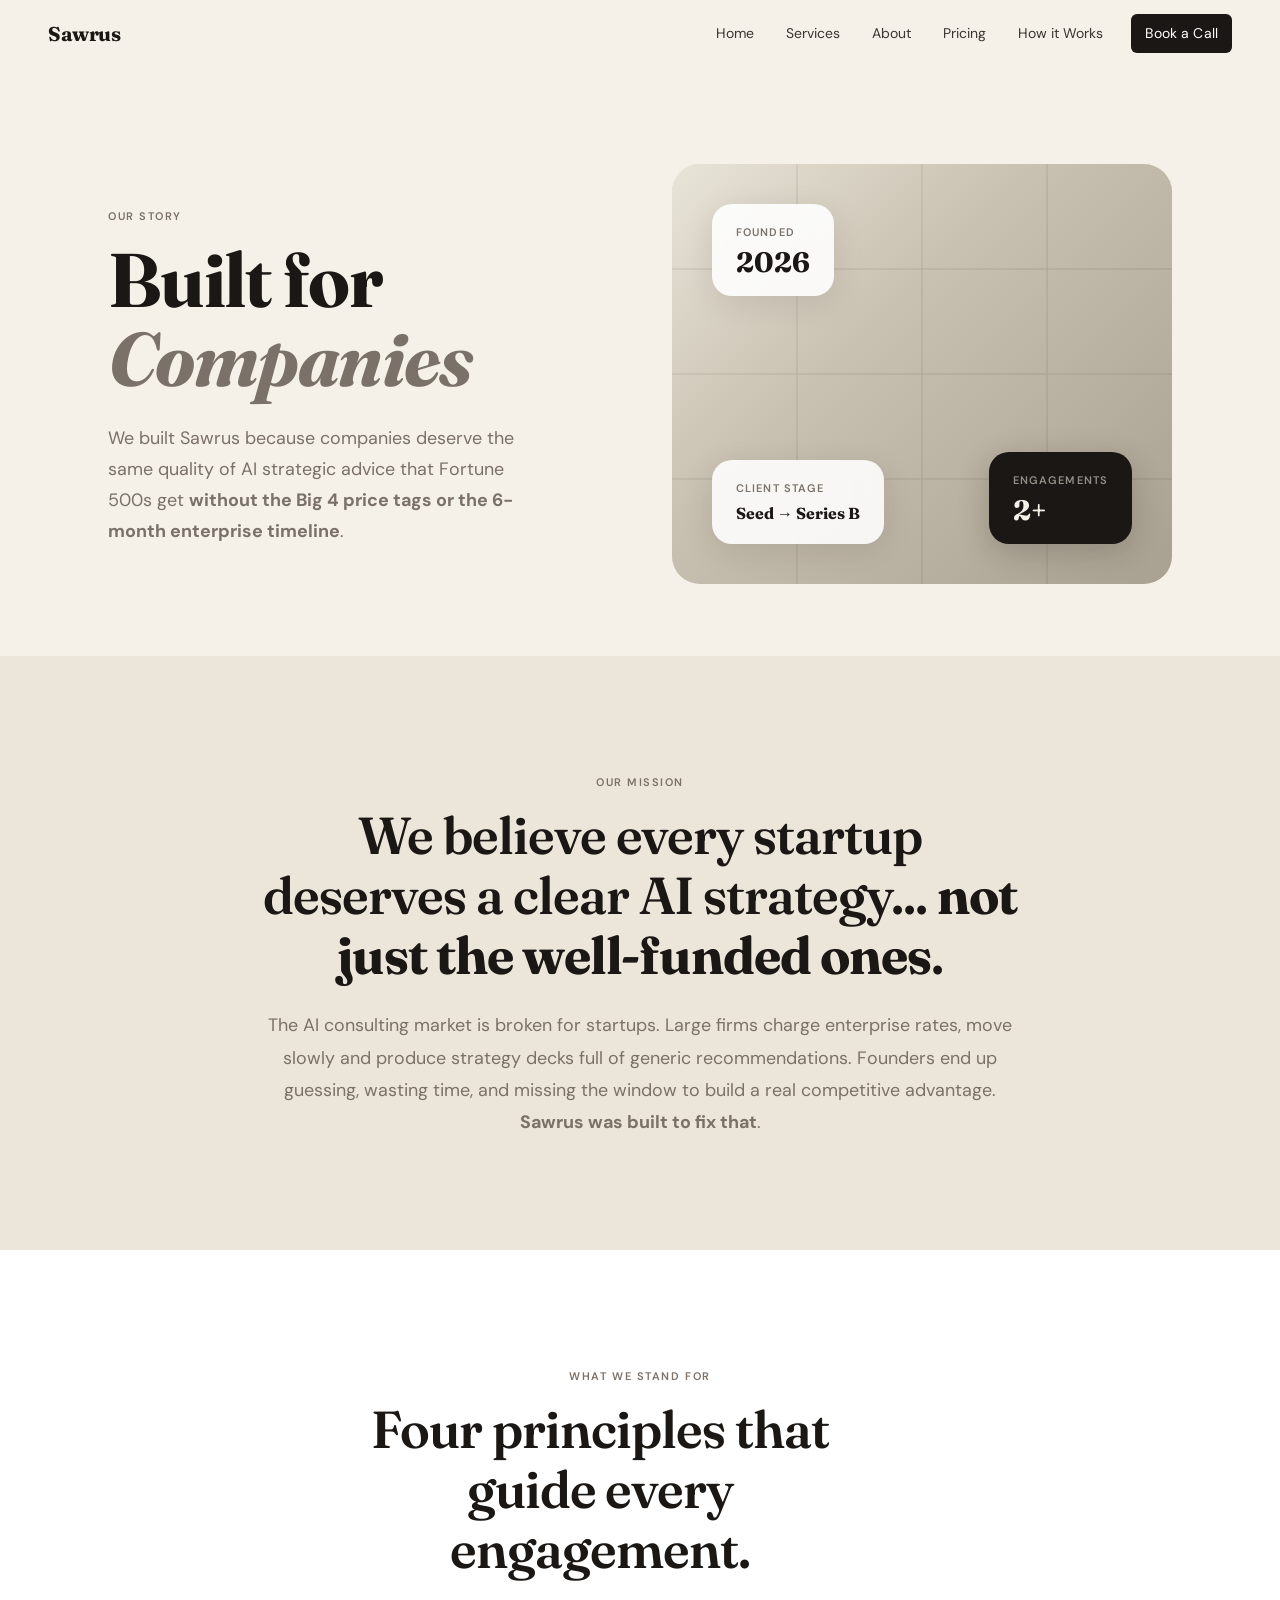
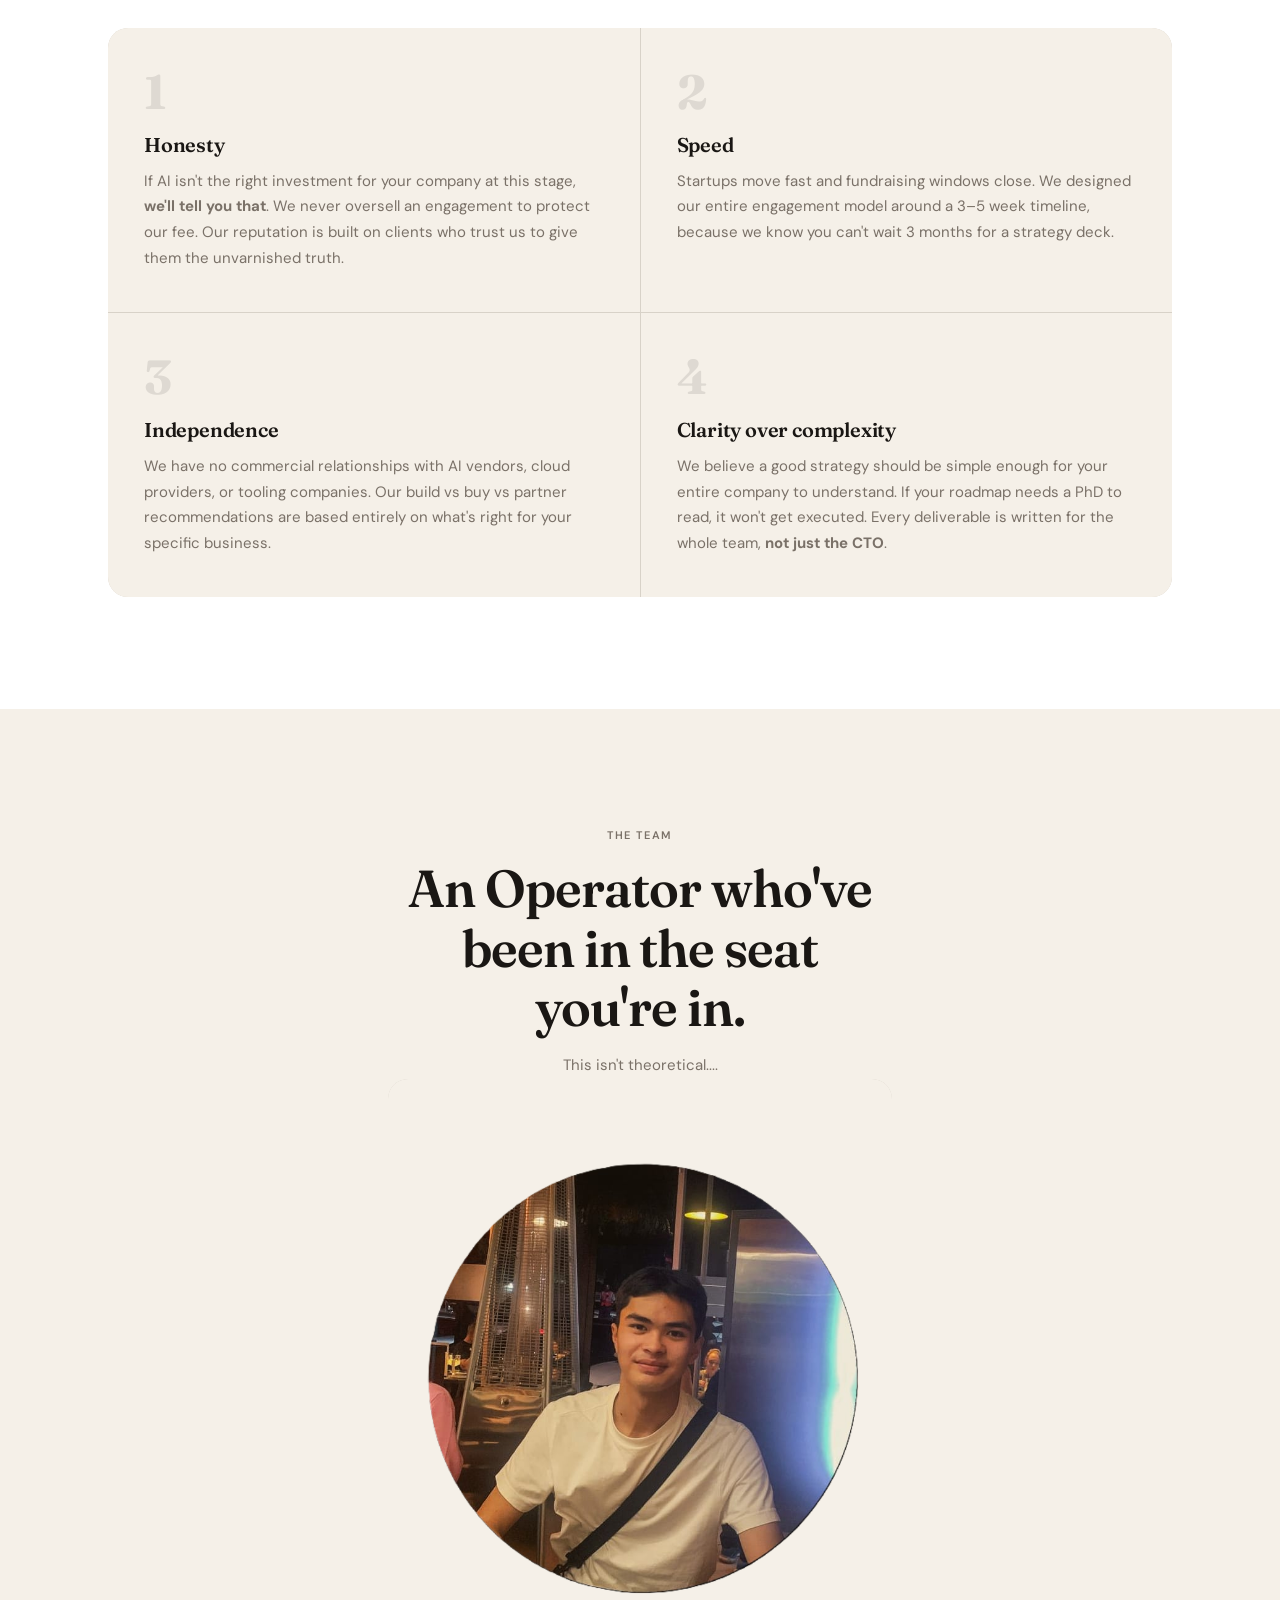
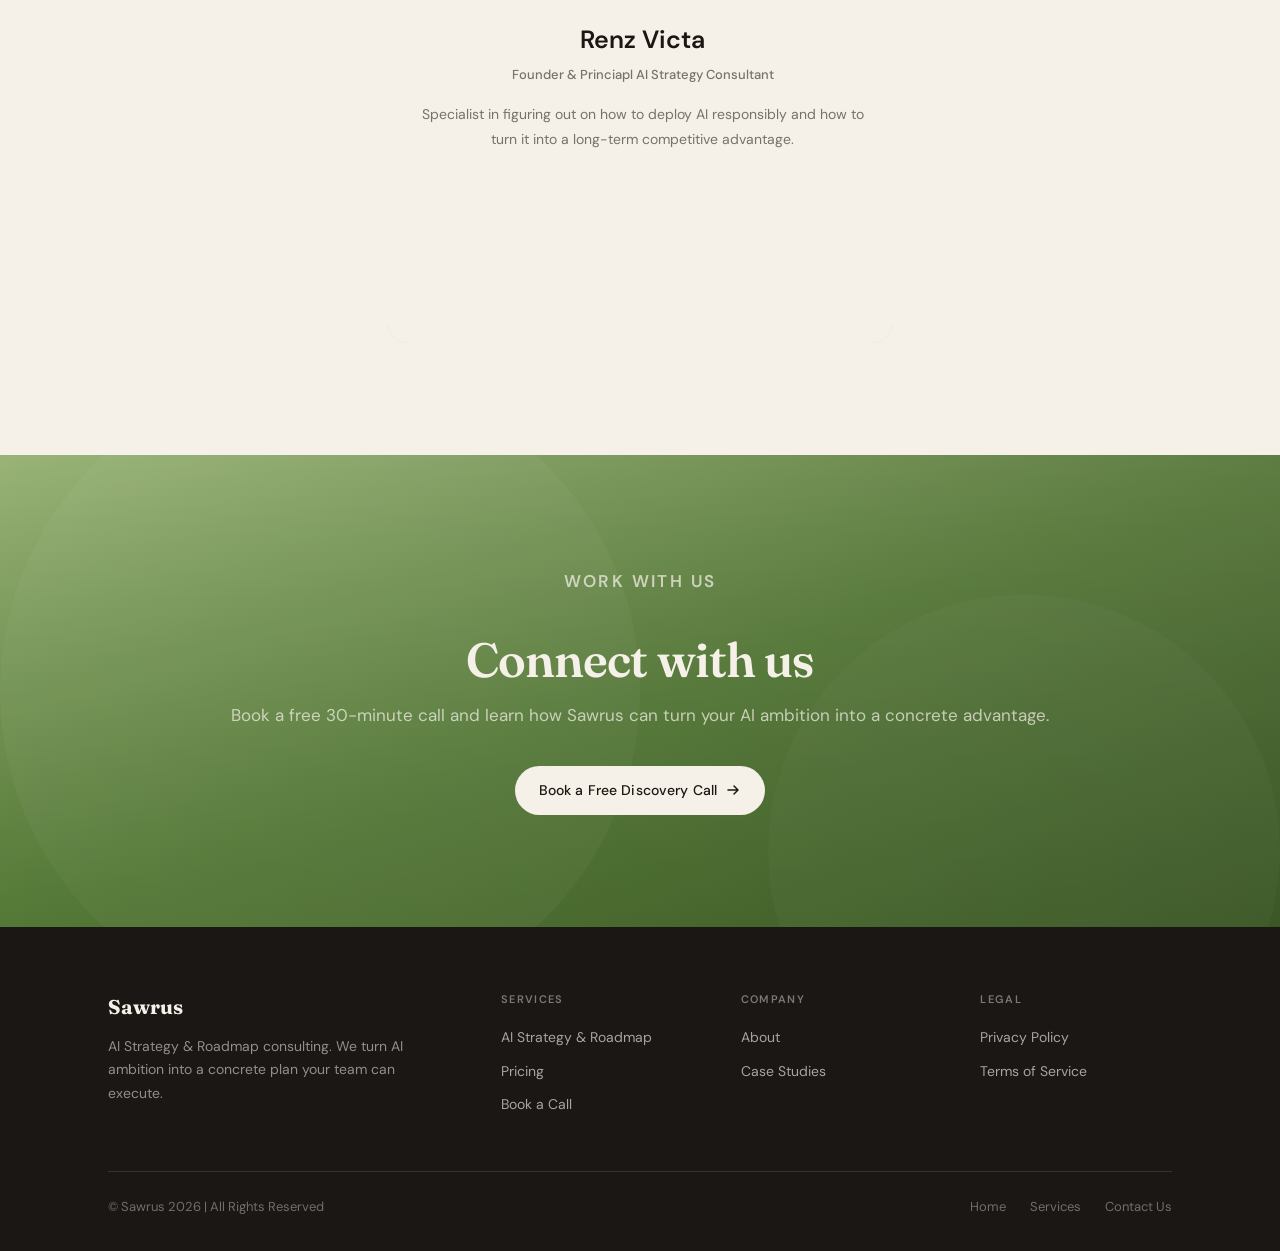
<file: about.html>
<!DOCTYPE html>
<html lang="en">

<head>
  <meta charset="UTF-8" />
  <meta name="viewport" content="width=device-width, initial-scale=1.0" />
  <title>About Sawrus</title>
  <link rel="icon" type="image/png" href="/img/Sawrus-v2.png">
  <meta name="description"
    content="Sawrus is an AI strategy and roadmap consultancy built exclusively for startups. Learn who we are, what we believe, and why we only do one thing." />
  <meta name="keywords" content="about Sawrus, AI strategy consultancy, AI consulting team, startup AI advisor" />
  <link rel="canonical" href="https://sawrus.com/about.html" />
  <meta property="og:title" content="About Sawrus — AI Strategy Consulting" />
  <meta property="og:description"
    content="We built Sawrus because startups deserve the same quality of AI strategic advice that Fortune 500s get — without the Big 4 price tag or the enterprise timeline." />
  <meta property="og:type" content="website" />
  <link rel="stylesheet" href="styles.css" />
</head>

<body>

  <nav class="nav" id="nav">
    <a href="index.html" class="nav-logo">Sawrus</a>
    <div class="nav-links">
      <a href="index.html">Home</a>
      <a href="services.html">Services</a>
      <a href="about.html">About</a>
      <a href="pricing.html">Pricing</a>
      <a href="index.html#process">How it Works</a>
      <a href="contact.html" class="btn btn-primary nav-cta" style="color:var(--white);">Book a Call</a>
    </div>
    <button class="nav-hamburger" id="hamburger" aria-label="Open menu"><span></span><span></span><span></span></button>
  </nav>
  <div class="mobile-nav" id="mobileNav">
    <a href="index.html#benefits">Benefits</a>
    <a href="services.html">Services</a>
    <a href="pricing.html">Pricing</a>
    <a href="index.html#process">How it Works</a>
    <a href="contact.html" class="btn btn-primary">Book a Call</a>
  </div>

  <!-- ── HERO ─────────────────────────────────────────────────── -->
  <section class="section about-inline-002">
    <div class="container">
      <div class="about-inline-003">
        <div>
          <p class="overline reveal">Our Story</p>
          <h1 class="reveal d1 about-inline-004">Built for<br /><em class="about-inline-005">Companies</em></h1>
          <p class="reveal d2 about-inline-006">We built Sawrus because
            companies deserve the same quality of AI strategic advice that Fortune 500s get <strong>without the Big 4
              price tags
              or the 6-month enterprise timeline</strong>.</p>
        </div>
        <!-- Abstract visual -->
        <div class="reveal d2 about-inline-007">
          <div class="about-inline-008">
          </div>
          <!-- Decorative grid lines -->
          <svg viewBox="0 0 500 420" preserveAspectRatio="none" class="about-inline-009">
            <line x1="0" y1="105" x2="500" y2="105" stroke="#1A1714" stroke-width="1" />
            <line x1="0" y1="210" x2="500" y2="210" stroke="#1A1714" stroke-width="1" />
            <line x1="0" y1="315" x2="500" y2="315" stroke="#1A1714" stroke-width="1" />
            <line x1="125" y1="0" x2="125" y2="420" stroke="#1A1714" stroke-width="1" />
            <line x1="250" y1="0" x2="250" y2="420" stroke="#1A1714" stroke-width="1" />
            <line x1="375" y1="0" x2="375" y2="420" stroke="#1A1714" stroke-width="1" />
          </svg>
          <!-- Floating stat cards -->
          <div class="about-inline-010">
            <div class="about-inline-011">
              Founded</div>
            <div class="about-inline-012">
              2026</div>
          </div>
          <div class="about-inline-013">
            <div class="about-inline-014">
              Engagements</div>
            <div class="about-inline-015">
              2+</div>
          </div>
          <div class="about-inline-016">
            <div class="about-inline-011">
              Client stage</div>
            <div class="about-inline-017">
              Seed → Series B</div>
          </div>
        </div>
      </div>
    </div>
  </section>

  <!-- ── MISSION ──────────────────────────────────────────────── -->
  <section class="section section-alt">
    <div class="container">
      <div class="about-inline-018">
        <p class="overline">Our Mission</p>
        <h2 class="about-inline-019">We believe every startup deserves a clear AI strategy... <strong>not just the
            well-funded
            ones</strong>.</h2>
        <p class="about-inline-020">The AI consulting market is broken for startups.
          Large firms charge enterprise rates, move slowly and produce strategy decks full of generic recommendations.
          Founders end up guessing, wasting time, and missing the window to build a real competitive
          advantage.<strong> Sawrus was built to fix that</strong>.</p>
      </div>
    </div>
  </section>

  <!-- ── VALUES ───────────────────────────────────────────────── -->
  <section class="section section-white">
    <div class="container">
      <div class="about-values-intro">
        <p class="overline">What We Stand For</p>
        <h2 class="about-inline-021">Four principles that guide every engagement.</h2>
      </div>
      <div class="about-inline-022">

        <div onmouseover="this.style.background='var(--cream-deep)'" onmouseout="this.style.background='var(--cream)'"
          class="about-inline-023">
          <div class="about-inline-024">
            1</div>
          <h3 class="about-inline-025">Honesty</h3>
          <p class="about-inline-026">If AI isn't the right investment for your company at this stage, <strong>we'll
              tell
              you
              that</strong>. We never oversell an engagement to protect our fee. Our reputation is built on clients who
            trust us to
            give them the unvarnished truth.</p>
        </div>

        <div onmouseover="this.style.background='var(--cream-deep)'" onmouseout="this.style.background='var(--cream)'"
          class="about-inline-023">
          <div class="about-inline-024">
            2</div>
          <h3 class="about-inline-025">Speed</h3>
          <p class="about-inline-026">Startups move fast and fundraising windows close. We designed our entire
            engagement
            model around a 3–5 week timeline, because we know you can't wait 3 months for a strategy deck.</p>
        </div>

        <div onmouseover="this.style.background='var(--cream-deep)'" onmouseout="this.style.background='var(--cream)'"
          class="about-inline-023">
          <div class="about-inline-024">
            3</div>
          <h3 class="about-inline-025">Independence</h3>
          <p class="about-inline-026">We have no commercial relationships with AI vendors, cloud providers, or tooling
            companies. Our build vs buy vs partner recommendations are based entirely on what's right for your specific
            business.</p>
        </div>

        <div onmouseover="this.style.background='var(--cream-deep)'" onmouseout="this.style.background='var(--cream)'"
          class="about-inline-023">
          <div class="about-inline-024">
            4</div>
          <h3 class="about-inline-025">Clarity over complexity</h3>
          <p class="about-inline-026">We believe a good strategy should be simple enough for your entire company to
            understand. If your roadmap needs a PhD to read, it won't get executed. Every deliverable is written for the
            whole team, <strong>not just the CTO</strong>.</p>
        </div>

      </div>
    </div>
  </section>

  <!-- ── TEAM ──────────────────────────────────────────────────── -->
  <section class="section">
    <div class="container about-inline-027">
      <p class="overline">The Team</p>
      <h2 class="about-inline-028">An Operator who've been in the seat you're in.
      </h2>
      <p class="about-inline-029">This isn't theoretical....</p>

      <div class="about-inline-030">

        <div class="about-inline-031">
          <div class="about-inline-032">
          </div>
          <h4 class="about-inline-033"></h4>
          <p class="about-inline-034"></p>
          <p class="about-inline-035"></p>
        </div>

        <div class="about-inline-036">
          <div class="about-inline-037">
            <img src="/img/Portfolio.png" alt="Portrait of Renz Victa" loading="lazy" decoding="async"></img>
          </div>
          <h4 class="about-inline-038">Renz Victa</h4>
          <p class="about-inline-039">Founder & Princiapl AI Strategy Consultant
          </p>
          <p class="about-inline-035">Specialist in figuring out on how to deploy AI responsibly and how to turn it into
            a long-term competitive advantage.
          </p>
          <div class="about-inline-031">
            <div class="about-inline-040">
            </div>
            <h4 class="about-inline-033"></h4>
            <p class="about-inline-041"></p>
            <p class="about-inline-035"></p>
          </div>

        </div>
      </div>
  </section>


  <!-- ── CTA ───────────────────────────────────────────────────── -->
  <section class="cta-banner">
    <div class="container about-inline-042">
      <p class="overline about-inline-043">Work With Us</p>
      <h2>Connect with us</h2>
      <p>Book a free 30-minute call and learn how Sawrus can turn your AI ambition into a concrete advantage.</p>
      <a href="contact.html" class="btn btn-cream">Book a Free Discovery Call
        <svg viewBox="0 0 16 16" fill="none">
          <path d="M3 8h10M9 4l4 4-4 4" stroke="currentColor" stroke-width="1.5" stroke-linecap="round"
            stroke-linejoin="round" />
        </svg>
      </a>
    </div>
  </section>

  <footer class="footer">
    <div class="container">
      <div class="footer-grid">
        <div>
          <div class="footer-logo">Sawrus</div>
          <p class="footer-desc">AI Strategy & Roadmap consulting. We turn AI ambition into a concrete plan
            your team can execute.</p>
        </div>
        <div>
          <div class="footer-col-title">Services</div>
          <div class="footer-links">
            <a href="services.html">AI Strategy & Roadmap</a>
            <a href="pricing.html">Pricing</a>
            <a href="contact.html">Book a Call</a>
          </div>
        </div>
        <div>
          <div class="footer-col-title">Company</div>
          <div class="footer-links">
            <a href="about.html">About</a>
            <a href="#">Case Studies</a>
          </div>
        </div>
        <div>
          <div class="footer-col-title">Legal</div>
          <div class="footer-links">
            <a href="privacy.html">Privacy Policy</a>
            <a href="terms.html">Terms of Service</a>
          </div>
        </div>
      </div>
      <div class="footer-bottom">
        <p>© Sawrus 2026 | All Rights Reserved</p>
        <div class="about-inline-044">
          <a href="index.html#benefits" onmouseover="this.style.color='rgba(245,240,232,.7)'"
            onmouseout="this.style.color='rgba(245,240,232,.4)'" class="about-inline-045">Home</a>
          <a href="services.html" onmouseover="this.style.color='rgba(245,240,232,.7)'"
            onmouseout="this.style.color='rgba(245,240,232,.4)'" class="about-inline-045">Services</a>
          <a href="contact.html" onmouseover="this.style.color='rgba(245,240,232,.7)'"
            onmouseout="this.style.color='rgba(245,240,232,.4)'" class="about-inline-045">Contact Us</a>
        </div>
      </div>
    </div>
  </footer>

  <script>
    const nav = document.getElementById('nav');
    window.addEventListener('scroll', () => nav.classList.toggle('scrolled', window.scrollY > 20));
    document.getElementById('hamburger').addEventListener('click', () => document.getElementById('mobileNav').classList.toggle('open'));
  </script>
</body>

</html>
</file>
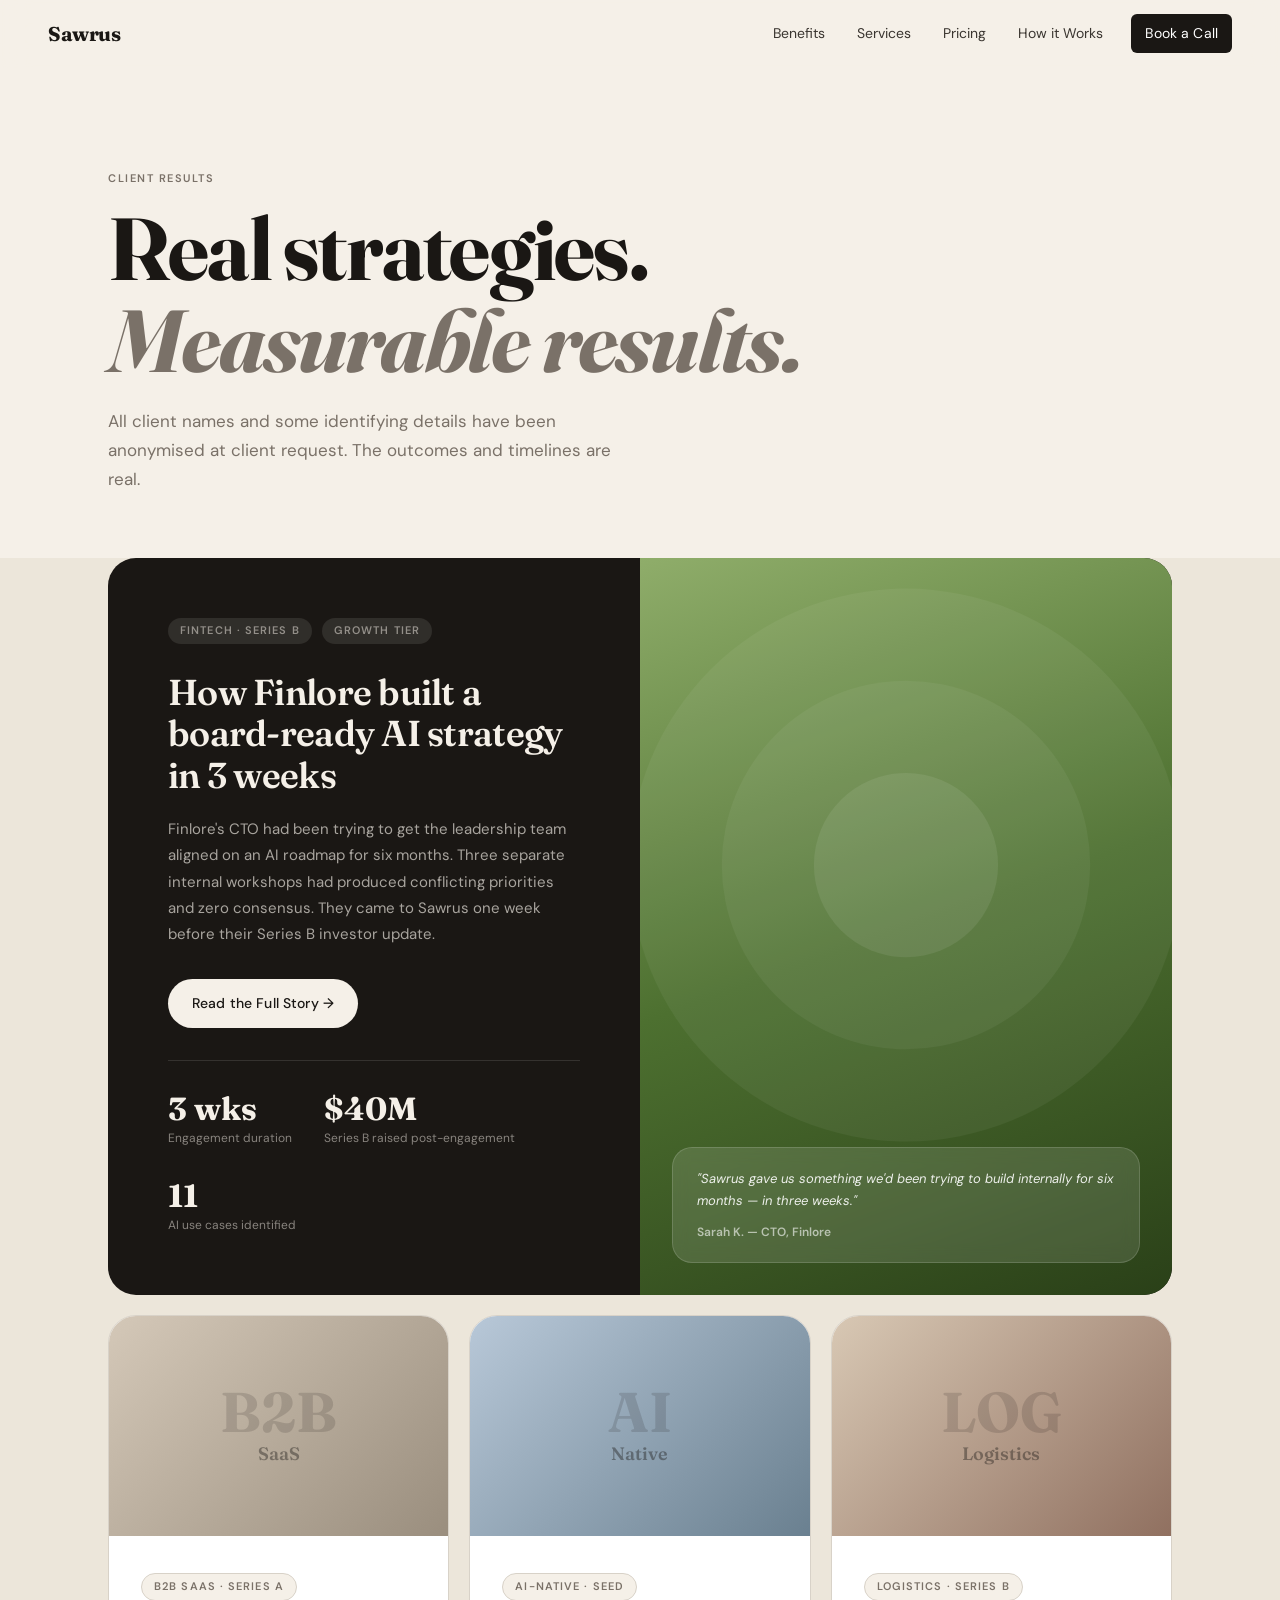
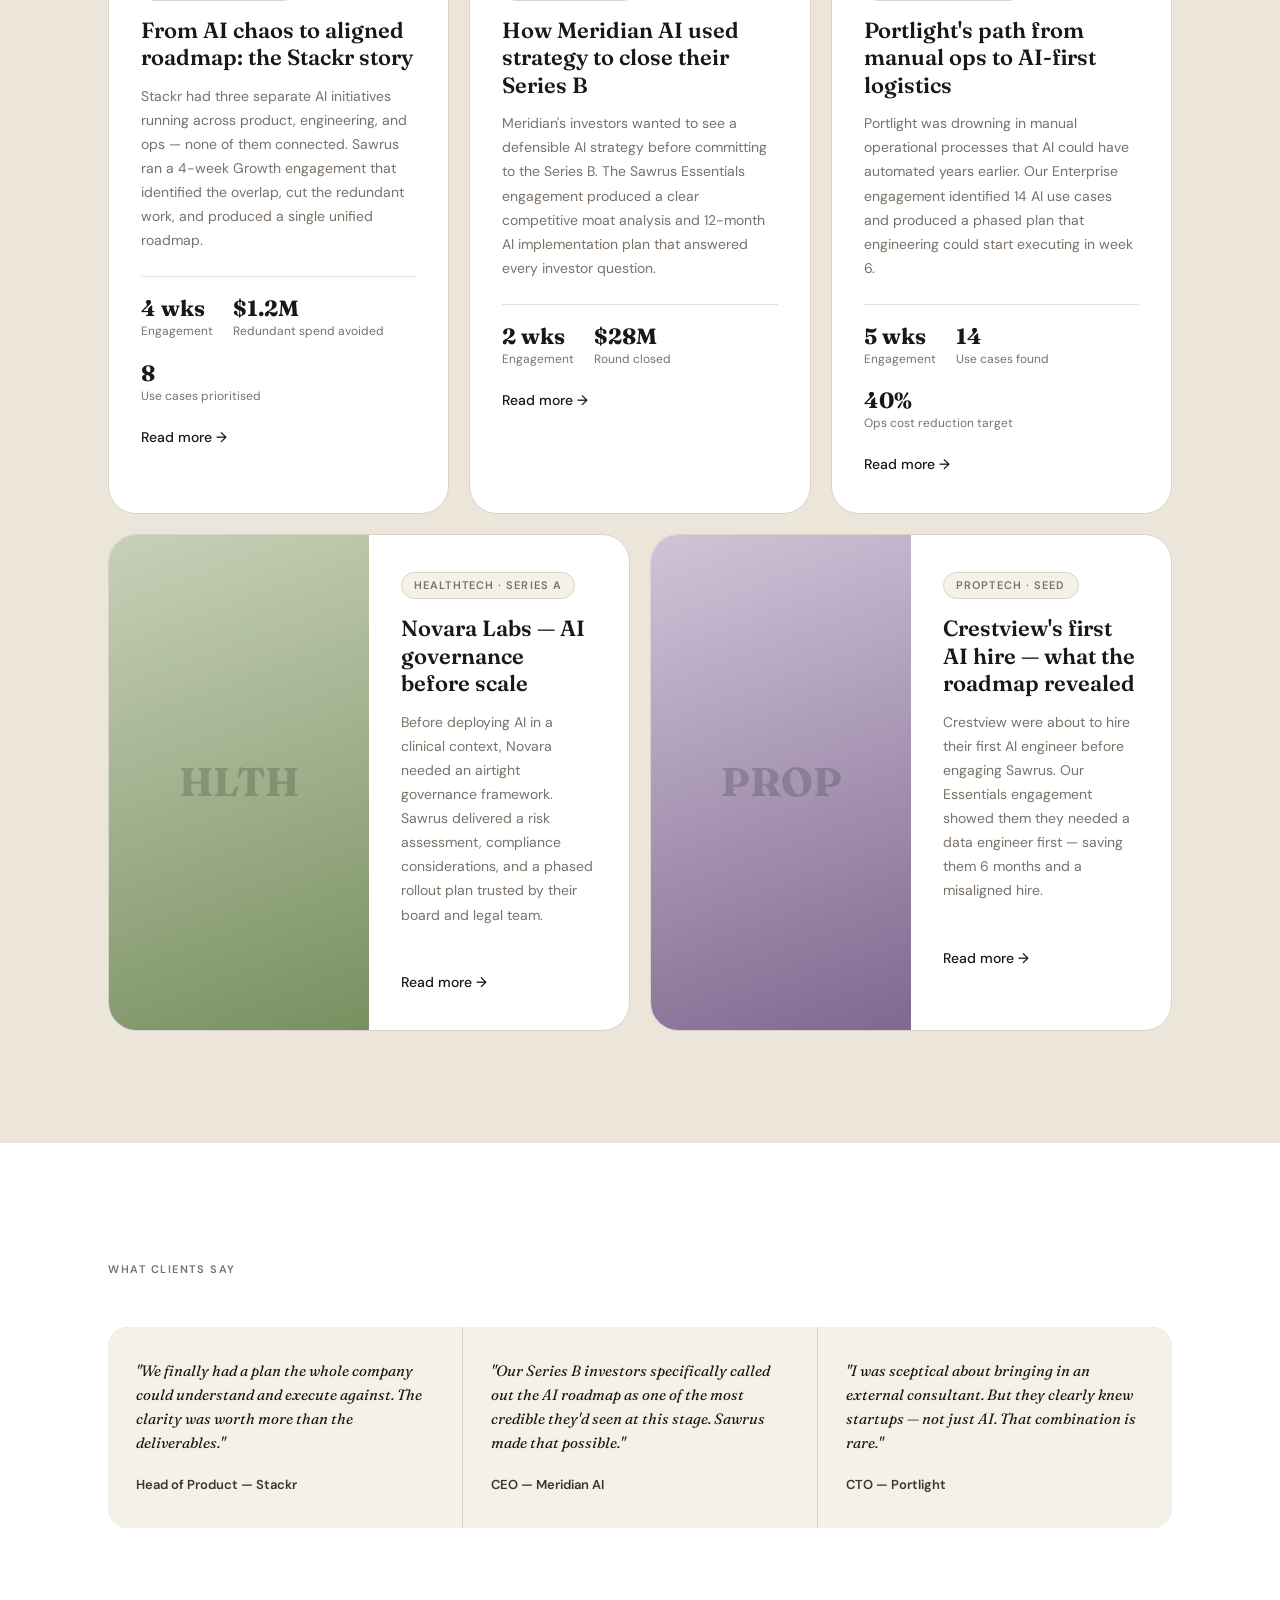
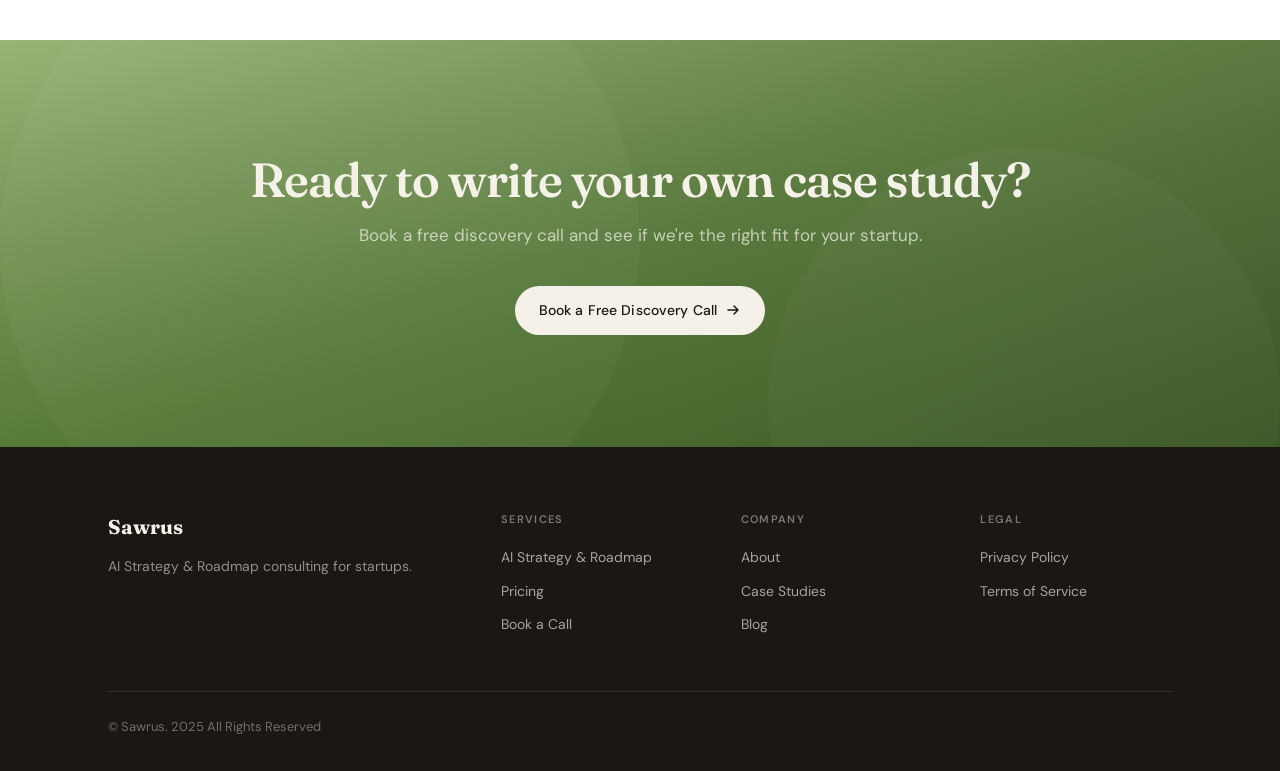
<file: case-studies.html>
<!DOCTYPE html>
<html lang="en">

<head>
  <meta charset="UTF-8" />
  <meta name="viewport" content="width=device-width, initial-scale=1.0" />
  <title>Case Studies — Sawrus AI Strategy Results</title>
  <link rel="icon" type="image/png" href="/img/Sawrus-v2.png">
  <meta name="description"
    content="See how Sawrus helped startups across fintech, healthtech, and B2B SaaS build clear AI strategies and roadmaps that drove measurable business outcomes." />
  <meta name="keywords"
    content="AI strategy case studies, AI roadmap results, startup AI consulting examples, AI strategy success stories" />
  <link rel="canonical" href="https://sawrus.com/case-studies.html" />
  <meta property="og:title" content="Case Studies — Sawrus AI Strategy Results" />
  <meta property="og:description"
    content="Real results from real startups. See how Sawrus helped founders build AI strategies that moved the needle." />
  <meta property="og:type" content="website" />
  <script
    type="application/ld+json">{"@context":"https://schema.org","@type":"ItemList","name":"Sawrus Case Studies","description":"AI strategy and roadmap results for startup clients","itemListElement":[{"@type":"Article","position":1,"name":"How Finlore built a board-ready AI strategy in 3 weeks"},{"@type":"Article","position":2,"name":"From AI chaos to aligned roadmap: the Stackr story"},{"@type":"Article","position":3,"name":"How Meridian AI used strategy to close their Series B"}]}</script>
  <link rel="stylesheet" href="styles.css" />

</head>

<body>

  <nav class="nav" id="nav">
    <a href="index.html" class="nav-logo">Sawrus</a>
    <div class="nav-links">
      <a href="index.html">Benefits</a>
      <a href="services.html">Services</a>
      <a href="pricing.html">Pricing</a>
      <a href="index.html#process">How it Works</a>
      <a href="contact.html" class="btn btn-primary nav-cta" style="color:var(--white);">Book a Call</a>
    </div>
    <button class="nav-hamburger" id="hamburger" aria-label="Open menu"><span></span><span></span><span></span></button>
  </nav>
  <div class="mobile-nav" id="mobileNav">
    <a href="index.html#benefits">Benefits</a>
    <a href="services.html">Services</a>
    <a href="pricing.html">Pricing</a>
    <a href="index.html#process">How it Works</a>
    <a href="contact.html" class="btn btn-primary">Book a Call</a>
  </div>

  <!-- ── HERO ─────────────────────────────────────────────────── -->
  <section class="section case-studies-inline-001">
    <div class="container">
      <p class="overline reveal">Client Results</p>
      <h1 class="reveal d1 case-studies-inline-002">Real strategies.<br /><em class="case-studies-inline-003">Measurable
          results.</em></h1>
      <p class="reveal d2 case-studies-inline-004">All client names and some
        identifying details have been anonymised at client request. The outcomes and timelines are real.</p>
    </div>
  </section>

  <!-- ── FEATURED CASE STUDY ───────────────────────────────────── -->
  <section class="section section-alt case-studies-inline-005">
    <div class="container">

      <!-- FEATURED: Finlore -->
      <div class="case-studies-inline-006">
        <div class="case-studies-inline-007">
          <div>
            <div class="case-studies-inline-008">
              <span class="case-studies-inline-009">Fintech
                · Series B</span>
              <span class="case-studies-inline-009">Growth
                Tier</span>
            </div>
            <h2 class="case-studies-inline-010">How
              Finlore built a board-ready AI strategy in 3 weeks</h2>
            <p class="case-studies-inline-011">
              Finlore's CTO had been trying to get the leadership team aligned on an AI roadmap for six months. Three
              separate internal workshops had produced conflicting priorities and zero consensus. They came to Sawrus
              one week before their Series B investor update.</p>
            <a href="#finlore" class="btn btn-cream case-studies-inline-012">Read the Full Story →</a>
          </div>
          <div class="case-studies-inline-013">
            <div>
              <div class="case-studies-inline-014">
                3 wks</div>
              <div class="case-studies-inline-015">Engagement duration</div>
            </div>
            <div>
              <div class="case-studies-inline-014">
                $40M</div>
              <div class="case-studies-inline-015">Series B raised post-engagement</div>
            </div>
            <div>
              <div class="case-studies-inline-014">
                11</div>
              <div class="case-studies-inline-015">AI use cases identified</div>
            </div>
          </div>
        </div>
        <!-- Visual panel -->
        <div class="case-studies-inline-016">
          <div class="case-studies-inline-017">
          </div>
          <div class="case-studies-inline-018">
            <p class="case-studies-inline-019">
              "Sawrus gave us something we'd been trying to build internally for six months — in three weeks."</p>
            <div class="case-studies-inline-020">Sarah K. — CTO, Finlore</div>
          </div>
        </div>
      </div>

      <!-- CASE STUDIES GRID -->
      <div class="case-studies-inline-021">

        <!-- Case 2: Stackr -->
        <div class="case-card">
          <div class="case-visual case-studies-inline-022">
            <div class="case-studies-inline-023">
              <div class="case-studies-inline-024">
                <div class="case-studies-inline-025">
                  B2B</div>
                <div class="case-studies-inline-026">
                  SaaS</div>
              </div>
            </div>
          </div>
          <div class="case-body">
            <span class="case-tag">B2B SaaS · Series A</span>
            <div class="case-title">From AI chaos to aligned roadmap: the Stackr story</div>
            <p class="case-excerpt">Stackr had three separate AI initiatives running across product, engineering, and
              ops — none of them connected. Sawrus ran a 4-week Growth engagement that identified the overlap, cut the
              redundant work, and produced a single unified roadmap.</p>
            <div class="case-metrics">
              <div>
                <div class="case-metric-val">4 wks</div>
                <div class="case-metric-lbl">Engagement</div>
              </div>
              <div>
                <div class="case-metric-val">$1.2M</div>
                <div class="case-metric-lbl">Redundant spend avoided</div>
              </div>
              <div>
                <div class="case-metric-val">8</div>
                <div class="case-metric-lbl">Use cases prioritised</div>
              </div>
            </div>
            <a href="#stackr" class="case-read">Read more →</a>
          </div>
        </div>

        <!-- Case 3: Meridian AI -->
        <div class="case-card">
          <div class="case-visual case-studies-inline-027">
            <div class="case-studies-inline-023">
              <div class="case-studies-inline-024">
                <div class="case-studies-inline-025">
                  AI</div>
                <div class="case-studies-inline-026">
                  Native</div>
              </div>
            </div>
          </div>
          <div class="case-body">
            <span class="case-tag">AI-Native · Seed</span>
            <div class="case-title">How Meridian AI used strategy to close their Series B</div>
            <p class="case-excerpt">Meridian's investors wanted to see a defensible AI strategy before committing to the
              Series B. The Sawrus Essentials engagement produced a clear competitive moat analysis and 12-month AI
              implementation plan that answered every investor question.</p>
            <div class="case-metrics">
              <div>
                <div class="case-metric-val">2 wks</div>
                <div class="case-metric-lbl">Engagement</div>
              </div>
              <div>
                <div class="case-metric-val">$28M</div>
                <div class="case-metric-lbl">Round closed</div>
              </div>
            </div>
            <a href="#meridian" class="case-read">Read more →</a>
          </div>
        </div>

        <!-- Case 4: Portlight -->
        <div class="case-card">
          <div class="case-visual case-studies-inline-028">
            <div class="case-studies-inline-023">
              <div class="case-studies-inline-024">
                <div class="case-studies-inline-025">
                  LOG</div>
                <div class="case-studies-inline-026">
                  Logistics</div>
              </div>
            </div>
          </div>
          <div class="case-body">
            <span class="case-tag">Logistics · Series B</span>
            <div class="case-title">Portlight's path from manual ops to AI-first logistics</div>
            <p class="case-excerpt">Portlight was drowning in manual operational processes that AI could have automated
              years earlier. Our Enterprise engagement identified 14 AI use cases and produced a phased plan that
              engineering could start executing in week 6.</p>
            <div class="case-metrics">
              <div>
                <div class="case-metric-val">5 wks</div>
                <div class="case-metric-lbl">Engagement</div>
              </div>
              <div>
                <div class="case-metric-val">14</div>
                <div class="case-metric-lbl">Use cases found</div>
              </div>
              <div>
                <div class="case-metric-val">40%</div>
                <div class="case-metric-lbl">Ops cost reduction target</div>
              </div>
            </div>
            <a href="#portlight" class="case-read">Read more →</a>
          </div>
        </div>

      </div>

      <!-- Row 2 -->
      <div class="case-studies-inline-029">

        <!-- Case 5: Novara -->
        <div class="case-card case-studies-inline-030">
          <div class="case-visual case-studies-inline-031">
            <div class="case-studies-inline-023">
              <div class="case-studies-inline-032">
                HLTH</div>
            </div>
          </div>
          <div class="case-body">
            <span class="case-tag">Healthtech · Series A</span>
            <div class="case-title">Novara Labs — AI governance before scale</div>
            <p class="case-excerpt">Before deploying AI in a clinical context, Novara needed an airtight governance
              framework. Sawrus delivered a risk assessment, compliance considerations, and a phased rollout plan
              trusted by their board and legal team.</p>
            <a href="#novara" class="case-read">Read more →</a>
          </div>
        </div>

        <!-- Case 6: Crestview -->
        <div class="case-card case-studies-inline-030">
          <div class="case-visual case-studies-inline-033">
            <div class="case-studies-inline-023">
              <div class="case-studies-inline-032">
                PROP</div>
            </div>
          </div>
          <div class="case-body">
            <span class="case-tag">PropTech · Seed</span>
            <div class="case-title">Crestview's first AI hire — what the roadmap revealed</div>
            <p class="case-excerpt">Crestview were about to hire their first AI engineer before engaging Sawrus. Our
              Essentials engagement showed them they needed a data engineer first — saving them 6 months and a
              misaligned hire.</p>
            <a href="#crestview" class="case-read">Read more →</a>
          </div>
        </div>

      </div>
    </div>
  </section>

  <!-- ── TESTIMONIAL ROW ────────────────────────────────────────── -->
  <section class="section section-white">
    <div class="container">
      <p class="overline case-studies-inline-034">What Clients Say</p>
      <div class="case-studies-inline-035">
        <div class="case-studies-inline-036">
          <p class="case-studies-inline-037">
            "We finally had a plan the whole company could understand and execute against. The clarity was worth more
            than the deliverables."</p>
          <div class="case-studies-inline-038">Head of Product — Stackr</div>
        </div>
        <div class="case-studies-inline-036">
          <p class="case-studies-inline-037">
            "Our Series B investors specifically called out the AI roadmap as one of the most credible they'd seen at
            this stage. Sawrus made that possible."</p>
          <div class="case-studies-inline-038">CEO — Meridian AI</div>
        </div>
        <div class="case-studies-inline-036">
          <p class="case-studies-inline-037">
            "I was sceptical about bringing in an external consultant. But they clearly knew startups — not just AI.
            That combination is rare."</p>
          <div class="case-studies-inline-038">CTO — Portlight</div>
        </div>
      </div>
    </div>
  </section>

  <section class="cta-banner">
    <div class="container case-studies-inline-039">
      <h2>Ready to write your own case study?</h2>
      <p>Book a free discovery call and see if we're the right fit for your startup.</p>
      <a href="contact.html" class="btn btn-cream">Book a Free Discovery Call
        <svg viewBox="0 0 16 16" fill="none">
          <path d="M3 8h10M9 4l4 4-4 4" stroke="currentColor" stroke-width="1.5" stroke-linecap="round"
            stroke-linejoin="round" />
        </svg>
      </a>
    </div>
  </section>

  <footer class="footer">
    <div class="container">
      <div class="footer-grid">
        <div>
          <div class="footer-logo">Sawrus</div>
          <p class="footer-desc">AI Strategy & Roadmap consulting for startups.</p>
        </div>
        <div>
          <div class="footer-col-title">Services</div>
          <div class="footer-links"><a href="services.html">AI Strategy & Roadmap</a><a
              href="pricing.html">Pricing</a><a href="contact.html">Book a Call</a></div>
        </div>
        <div>
          <div class="footer-col-title">Company</div>
          <div class="footer-links"><a href="about.html">About</a><a href="case-studies.html">Case Studies</a><a
              href="blog.html">Blog</a></div>
        </div>
        <div>
          <div class="footer-col-title">Legal</div>
          <div class="footer-links"><a href="privacy.html">Privacy Policy</a><a href="terms.html">Terms of Service</a>
          </div>
        </div>
      </div>
      <div class="footer-bottom">
        <p>© Sawrus. 2025 All Rights Reserved</p>
      </div>
    </div>
  </footer>

  <script>
    const nav = document.getElementById('nav');
    window.addEventListener('scroll', () => nav.classList.toggle('scrolled', window.scrollY > 20));
    document.getElementById('hamburger').addEventListener('click', () => document.getElementById('mobileNav').classList.toggle('open'));
  </script>
</body>

</html>
</file>
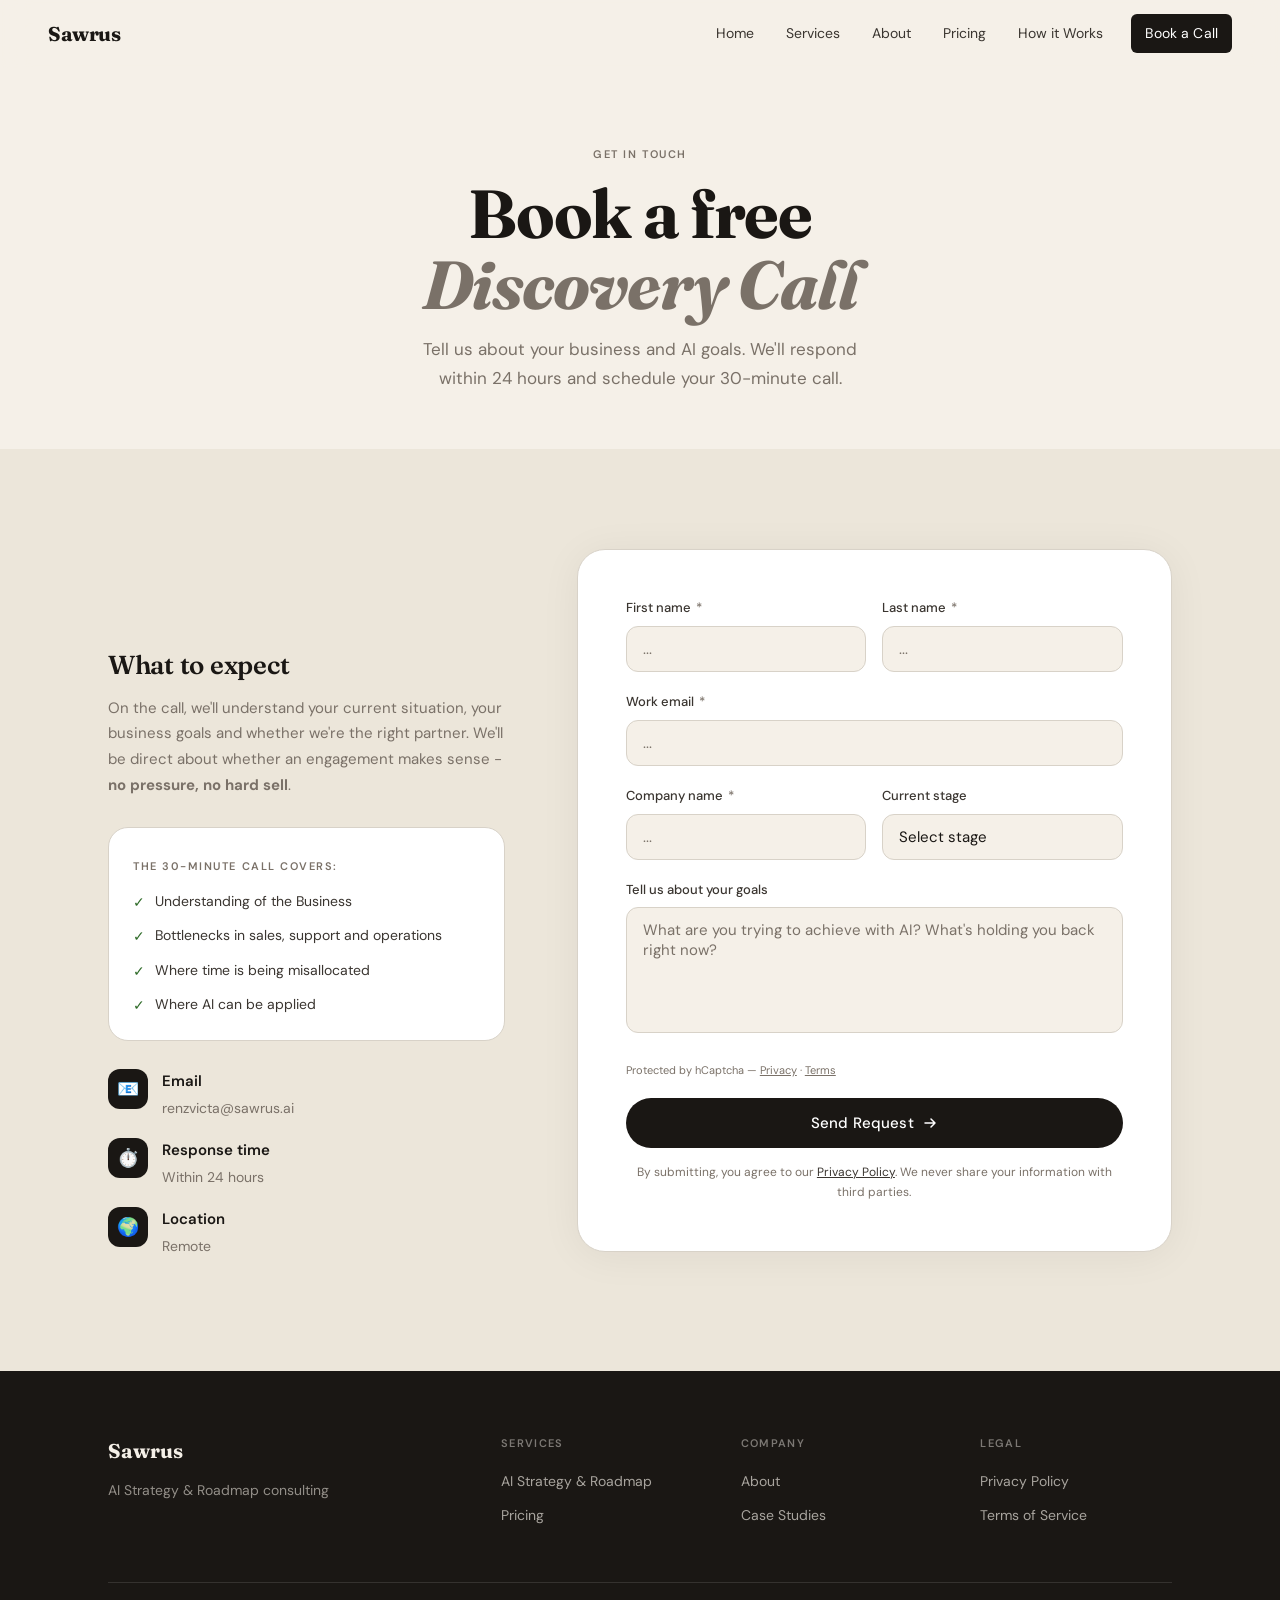
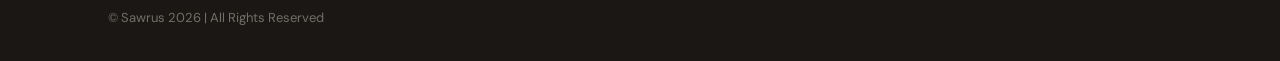
<file: contact.html>
<!DOCTYPE html>
<html lang="en">

<head>
  <meta charset="UTF-8" />
  <meta name="viewport" content="width=device-width, initial-scale=1.0" />
  <title>Book a Discovery Call</title>
  <link rel="icon" type="image/png" href="/img/Sawrus-v2.png">
  <meta name="description"
    content="Book a free 30-minute discovery call with Sawrus. Tell us about your startup and AI goals — we'll respond within one business day." />
  <meta name="keywords"
    content="book AI strategy call, AI consulting contact, schedule AI consultation, Sawrus contact" />
  <link rel="canonical" href="https://sawrus.com/contact.html" />
  <meta name="robots" content="noindex, follow" />
  <meta name="sawrus-api-base" content="" />
  <meta name="sawrus-hcaptcha-sitekey" content="fa30b40a-47ce-4db0-aed4-cbb24d7ed676" />

  <!-- hCaptcha — replace sitekey with your real key from dashboard.hcaptcha.com -->
  <script src="https://js.hcaptcha.com/1/api.js?render=explicit" async defer></script>

  <link rel="stylesheet" href="styles.css" />
</head>

<body>

  <nav class="nav" id="nav">
    <a href="index.html" class="nav-logo">Sawrus</a>
    <div class="nav-links">
      <a href="index.html">Home</a>
      <a href="services.html">Services</a>
      <a href="about.html">About</a>
      <a href="pricing.html">Pricing</a>
      <a href="index.html#process">How it Works</a>
      <a href="contact.html" class="btn btn-primary nav-cta active" style="color:var(--white);">Book a Call</a>
    </div>
    <button class="nav-hamburger" id="hamburger" aria-label="Open menu"><span></span><span></span><span></span></button>
  </nav>
  <div class="mobile-nav" id="mobileNav">
    <a href="index.html#benefits">Benefits</a>
    <a href="services.html">Services</a>
    <a href="pricing.html">Pricing</a>
    <a href="index.html#process">How it Works</a>
    <a href="contact.html" class="btn btn-primary">Book a Call</a>
  </div>

  <!-- HERO -->
  <section class="section contact-inline-002">
    <div class="container">
      <p class="overline reveal">Get In Touch</p>
      <h1 class="reveal d1 contact-inline-003">Book a free<br /><em class="contact-inline-004">Discovery Call</em></h1>
      <p class="reveal d2 contact-inline-005">Tell us about your
        business and AI goals. We'll respond within 24 hours and schedule your 30-minute call.</p>
    </div>
  </section>

  <!-- CONTACT BODY -->
  <section class="section section-alt contact-inline-006">
    <div class="container">
      <div class="contact-layout">

        <!-- LEFT: INFO -->
        <div>
          <h3 class="contact-inline-007">What to expect</h3>
          <p class="contact-inline-008">On the call, we'll understand your current situation, your
            business
            goals and whether we're the right partner. We'll be direct about whether an engagement makes sense -
            <strong>no
              pressure, no hard sell</strong>.
          </p>

          <div class="contact-inline-009">
            <p class="overline contact-inline-010">The 30-minute call covers:</p>
            <div class="contact-inline-011">
              <div class="contact-inline-012">
                <span class="contact-inline-013">✓</span>Understanding of the Business
              </div>
              <div class="contact-inline-012">
                <span class="contact-inline-013">✓</span>Bottlenecks in sales, support and
                operations
              </div>
              <div class="contact-inline-012">
                <span class="contact-inline-013">✓</span>Where time is being misallocated
              </div>
              <div class="contact-inline-012">
                <span class="contact-inline-013">✓</span>Where AI can be applied
              </div>
            </div>
          </div>

          <!-- Contact meta -->
          <div class="contact-inline-014">
            <div class="contact-inline-015">
              <div class="contact-inline-016">
                📧</div>
              <div>
                <h4 class="contact-inline-017">Email</h4>
                <p class="contact-inline-018">renzvicta@sawrus.ai</p>
              </div>
            </div>
            <div class="contact-inline-015">
              <div class="contact-inline-016">
                ⏱️</div>
              <div>
                <h4 class="contact-inline-017">Response time</h4>
                <p class="contact-inline-018">Within 24 hours</p>
              </div>
            </div>
            <div class="contact-inline-015">
              <div class="contact-inline-016">
                🌍</div>
              <div>
                <h4 class="contact-inline-017">Location</h4>
                <p class="contact-inline-018">Remote</p>
              </div>
            </div>
          </div>
        </div>

        <!-- RIGHT: FORM CARD -->
        <div class="form-card">

          <!-- Alerts -->
          <div class="alert alert-rate" id="rateAlert">Too many attempts. Please wait a moment before submitting again.
          </div>
          <div class="alert alert-error" id="errorAlert">Something went wrong. Please try again or email us at
            renzvicta@sawrus.com.</div>

          <!-- FORM -->
          <form id="contactForm" novalidate>

            <div class="form-row">
              <div class="form-group">
                <label for="firstName">First name <span class="req">*</span></label>
                <input type="text" id="firstName" name="firstName" class="form-control" placeholder="..." required
                  autocomplete="given-name" />
              </div>
              <div class="form-group">
                <label for="lastName">Last name <span class="req">*</span></label>
                <input type="text" id="lastName" name="lastName" class="form-control" placeholder="..." required
                  autocomplete="family-name" />
              </div>
            </div>

            <div class="form-group">
              <label for="email">Work email <span class="req">*</span></label>
              <input type="email" id="email" name="email" class="form-control" placeholder="..." required
                autocomplete="email" />
            </div>

            <div class="form-row">
              <div class="form-group">
                <label for="company">Company name <span class="req">*</span></label>
                <input type="text" id="company" name="company" class="form-control" placeholder="..." required />
              </div>
              <div class="form-group">
                <label for="stage">Current stage</label>
                <select id="stage" name="stage" class="form-control">
                  <option value="" disabled selected>Select stage</option>
                  <option value="pre-seed">Pre-seed</option>
                  <option value="seed">Seed</option>
                  <option value="series-a">Series A</option>
                  <option value="series-b">Series B</option>
                  <option value="series-c-plus">Series C+</option>
                  <option value="bootstrapped">Bootstrapped</option>
                </select>
              </div>
            </div>

            <div class="form-group">
              <label for="message">Tell us about your goals</label>
              <textarea id="message" name="message" class="form-control" rows="5"
                placeholder="What are you trying to achieve with AI? What's holding you back right now?"></textarea>
            </div>

            <!-- hCaptcha
               Replace the sawrus-hcaptcha-sitekey meta tag in the head with your actual site key from dashboard.hcaptcha.com
               Test key: 10000000-ffff-ffff-ffff-000000000001 (dev only) -->
            <div class="contact-inline-019">
              <div class="h-captcha" id="captchaContainer">
              </div>
              <p class="contact-inline-020">
                Protected by hCaptcha —
                <a href="https://hcaptcha.com/privacy" target="_blank" rel="noopener"
                  class="contact-inline-021">Privacy</a> ·
                <a href="https://hcaptcha.com/terms" target="_blank" rel="noopener" class="contact-inline-021">Terms</a>
              </p>
            </div>

            <button type="submit" class="btn btn-primary form-submit" id="submitBtn">
              <span id="btnText">Send Request</span>
              <svg id="btnArrow" viewBox="0 0 16 16" fill="none">
                <path d="M3 8h10M9 4l4 4-4 4" stroke="currentColor" stroke-width="1.5" stroke-linecap="round"
                  stroke-linejoin="round" />
              </svg>
              <svg id="btnSpinner" viewBox="0 0 24 24" fill="none" class="contact-inline-022">
                <circle cx="12" cy="12" r="10" stroke="currentColor" stroke-width="3" stroke-dasharray="31.4"
                  stroke-dashoffset="10" />
              </svg>
            </button>

            <p class="form-note">By submitting, you agree to our <a href="#">Privacy Policy</a>. We never share your
              information with third parties.</p>

          </form>

          <!-- SUCCESS STATE -->
          <div class="form-success" id="formSuccess">
            <div class="success-icon">✓</div>
            <h3 class="contact-inline-023">Request received!</h3>
            <p class="contact-inline-024">We'll be in touch within 24 hours to
              schedule your free discovery call.</p>
            <a href="index.html" class="btn btn-secondary">← Back to home</a>
          </div>

        </div><!-- /form-card -->
      </div><!-- /contact-layout -->
    </div>
  </section>

  <footer class="footer">
    <div class="container">
      <div class="footer-grid">
        <div>
          <div class="footer-logo">Sawrus</div>
          <p class="footer-desc">AI Strategy & Roadmap consulting</p>
        </div>
        <div>
          <div class="footer-col-title">Services</div>
          <div class="footer-links">
            <a href="services.html">AI Strategy & Roadmap</a>
            <a href="pricing.html">Pricing</a>
          </div>
        </div>
        <div>
          <div class="footer-col-title">Company</div>
          <div class="footer-links">
            <a href="about.html">About</a>
            <a href="#">Case Studies</a>
          </div>
        </div>
        <div>
          <div class="footer-col-title">Legal</div>
          <div class="footer-links">
            <a href="privacy.html">Privacy Policy</a>
            <a href="terms.html">Terms of Service</a>
          </div>
        </div>
      </div>
      <div class="footer-bottom">
        <p>© Sawrus 2026 | All Rights Reserved</p>
      </div>
    </div>
  </footer>



  <script>
    // ─── Nav ──────────────────────────────────────────────────
    const nav = document.getElementById('nav');
    window.addEventListener('scroll', () => nav.classList.toggle('scrolled', window.scrollY > 20));
    document.getElementById('hamburger').addEventListener('click', () => {
      document.getElementById('mobileNav').classList.toggle('open');
    });

    // ─── Client-side rate limiting ────────────────────────────
    // The definitive rate limit lives server-side (server.js: 5 per hour per IP).
    // This client-side check provides a fast UX guard against accidental re-submission.
    const RATE_KEY = 'sawrus_last_submit';
    const RATE_MS = 60 * 1000; // 1 minute between client-side attempts

    const isRateLimited = () => (Date.now() - parseInt(sessionStorage.getItem(RATE_KEY) || '0', 10)) < RATE_MS;
    const recordSubmit = () => sessionStorage.setItem(RATE_KEY, String(Date.now()));

    // ─── Form submit ──────────────────────────────────────────
    const form = document.getElementById('contactForm');
    const submitBtn = document.getElementById('submitBtn');
    const btnText = document.getElementById('btnText');
    const btnArrow = document.getElementById('btnArrow');
    const btnSpinner = document.getElementById('btnSpinner');
    const rateAlert = document.getElementById('rateAlert');
    const errorAlert = document.getElementById('errorAlert');
    const formSuccess = document.getElementById('formSuccess');
    const serviceField = document.getElementById('service');
    const captchaContainer = document.getElementById('captchaContainer');
    let captchaWidgetId = null;
    let captchaRenderTimer = null;

    const getApiBaseUrl = () => {
      const configuredBase = document.querySelector('meta[name="sawrus-api-base"]')?.content?.trim();
      if (configuredBase) return configuredBase.replace(/\/$/, '');

      const { protocol, hostname, origin } = window.location;
      if (protocol === 'file:' || hostname === 'localhost') return 'http://localhost:3001';
      if (hostname === '127.0.0.1') return 'http://127.0.0.1:3001';
      if (hostname === 'sawrus.com' || hostname === 'www.sawrus.com') return 'https://api.sawrus.com';
      return origin.replace(/\/$/, '');
    };

    const getCaptchaSiteKey = () => {
      return document.querySelector('meta[name="sawrus-hcaptcha-sitekey"]')?.content?.trim()
        || '10000000-ffff-ffff-ffff-000000000001';
    };

    const renderCaptcha = () => {
      if (captchaWidgetId !== null || typeof hcaptcha === 'undefined' || !captchaContainer) return false;

      captchaWidgetId = hcaptcha.render('captchaContainer', {
        sitekey: getCaptchaSiteKey(),
        theme: 'light',
      });

      if (captchaRenderTimer) {
        clearInterval(captchaRenderTimer);
        captchaRenderTimer = null;
      }

      return true;
    };

    renderCaptcha();
    if (captchaWidgetId === null) {
      captchaRenderTimer = setInterval(renderCaptcha, 250);
      setTimeout(() => {
        if (captchaRenderTimer) {
          clearInterval(captchaRenderTimer);
          captchaRenderTimer = null;
        }
      }, 10000);
    }

    const setLoading = (on) => {
      submitBtn.disabled = on;
      btnText.textContent = on ? 'Sending…' : 'Send Request';
      btnArrow.style.display = on ? 'none' : '';
      btnSpinner.style.display = on ? '' : 'none';
    };

    const showAlert = (el) => {
      el.classList.add('visible');
      setTimeout(() => el.classList.remove('visible'), 7000);
    };

    form.addEventListener('submit', async (e) => {
      e.preventDefault();
      rateAlert.classList.remove('visible');
      errorAlert.classList.remove('visible');

      // 1. Client-side rate limit
      if (isRateLimited()) { showAlert(rateAlert); return; }

      // 2. HTML5 validation
      if (!form.checkValidity()) { form.reportValidity(); return; }

      // 3. hCaptcha check — hcaptcha.getResponse() is globally available after the script loads
      let captchaResponse = '';
      if (typeof hcaptcha !== 'undefined') {
        captchaResponse = hcaptcha.getResponse(captchaWidgetId);
        if (!captchaResponse) { alert('Please complete the CAPTCHA verification.'); return; }
      }

      setLoading(true);
      recordSubmit();

      // 4. Build payload
      const payload = {
        firstName: document.getElementById('firstName').value.trim(),
        lastName: document.getElementById('lastName').value.trim(),
        email: document.getElementById('email').value.trim(),
        company: document.getElementById('company').value.trim(),
        stage: document.getElementById('stage').value,
        service: serviceField ? serviceField.value : '',
        message: document.getElementById('message').value.trim(),
        captchaToken: captchaResponse,
      };

      try {
        // 5. POST to backend
        const res = await fetch(`${getApiBaseUrl()}/contact`, {
          method: 'POST',
          headers: { 'Content-Type': 'application/json' },
          // Browser sends Origin header automatically; server validates it against CORS allow-list
          body: JSON.stringify(payload),
        });

        if (res.ok) {
          form.style.display = 'none';
          formSuccess.classList.add('visible');
        } else if (res.status === 429) {
          showAlert(rateAlert);
          if (typeof hcaptcha !== 'undefined' && captchaWidgetId !== null) hcaptcha.reset(captchaWidgetId);
        } else {
          showAlert(errorAlert);
          if (typeof hcaptcha !== 'undefined' && captchaWidgetId !== null) hcaptcha.reset(captchaWidgetId);
        }
      } catch {
        showAlert(errorAlert);
        if (typeof hcaptcha !== 'undefined' && captchaWidgetId !== null) hcaptcha.reset(captchaWidgetId);
      } finally {
        setLoading(false);
      }
    });
  </script>
</body>

</html>
</file>
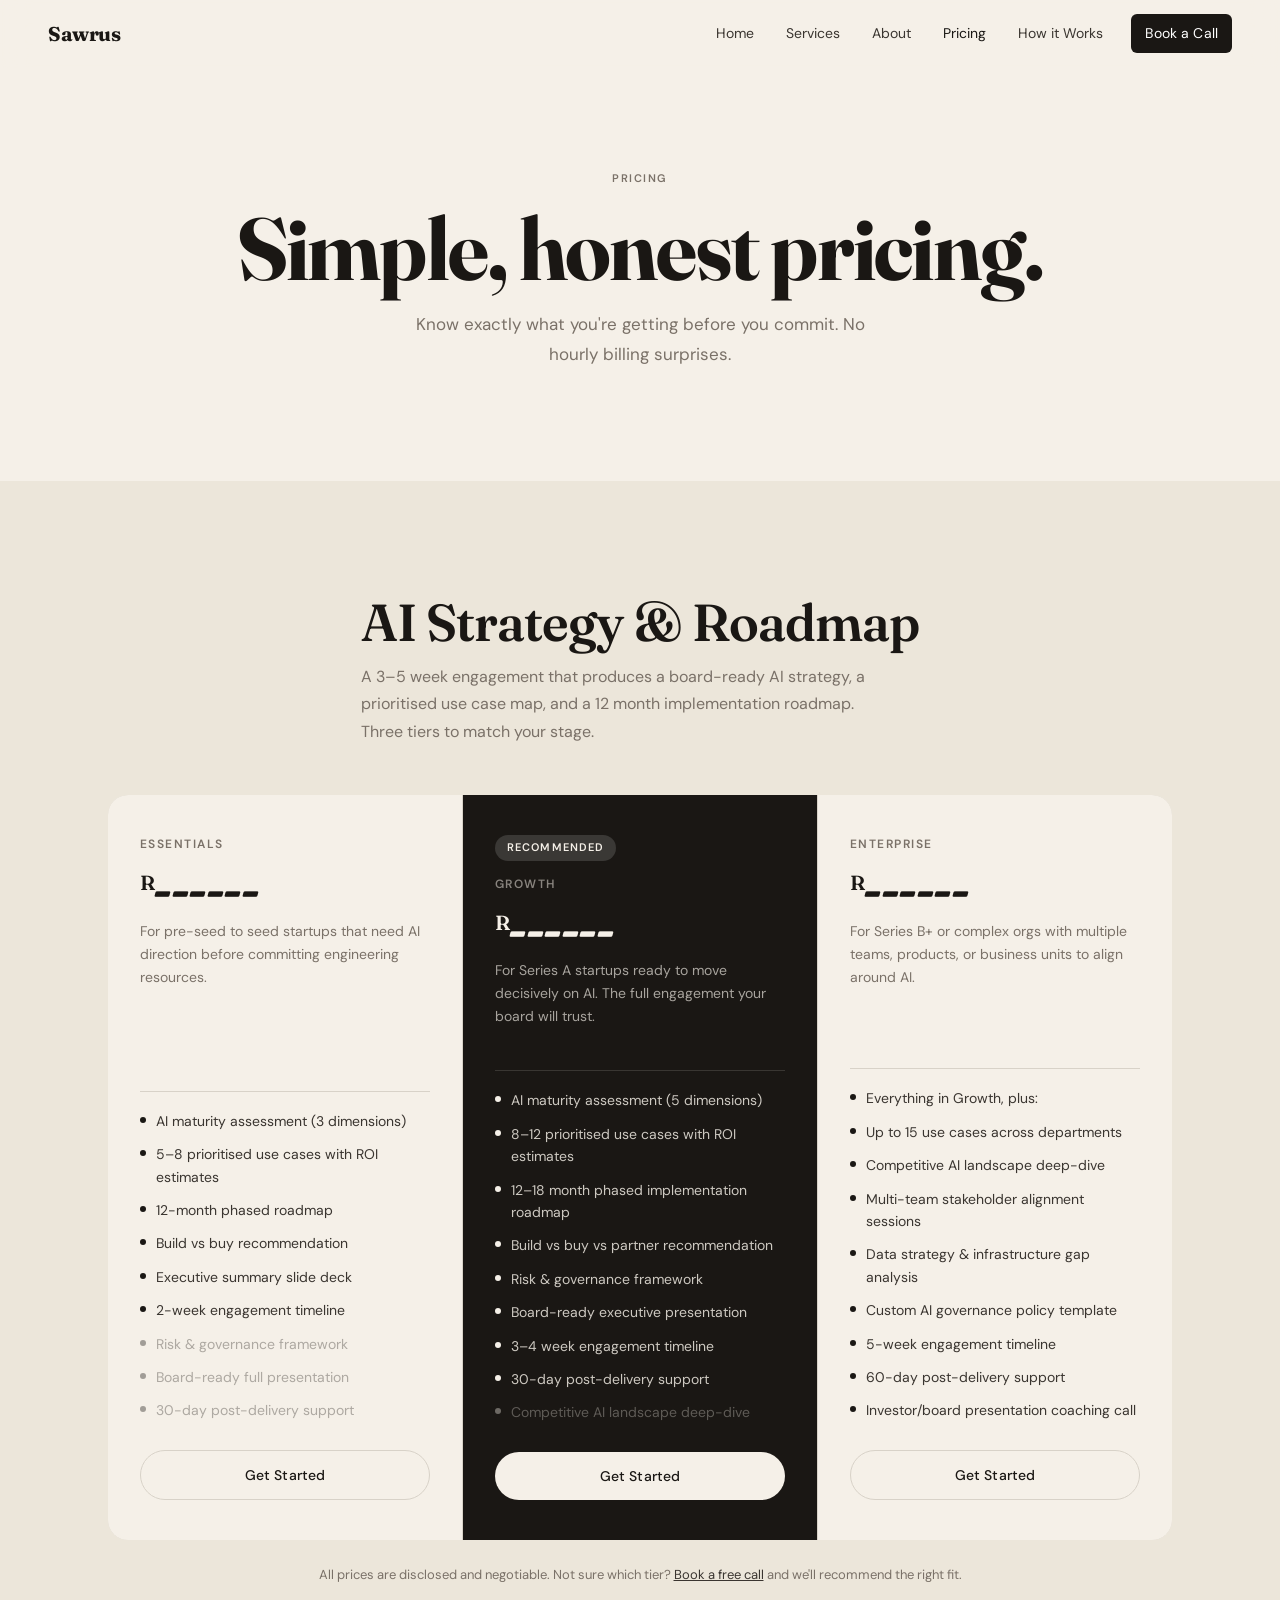
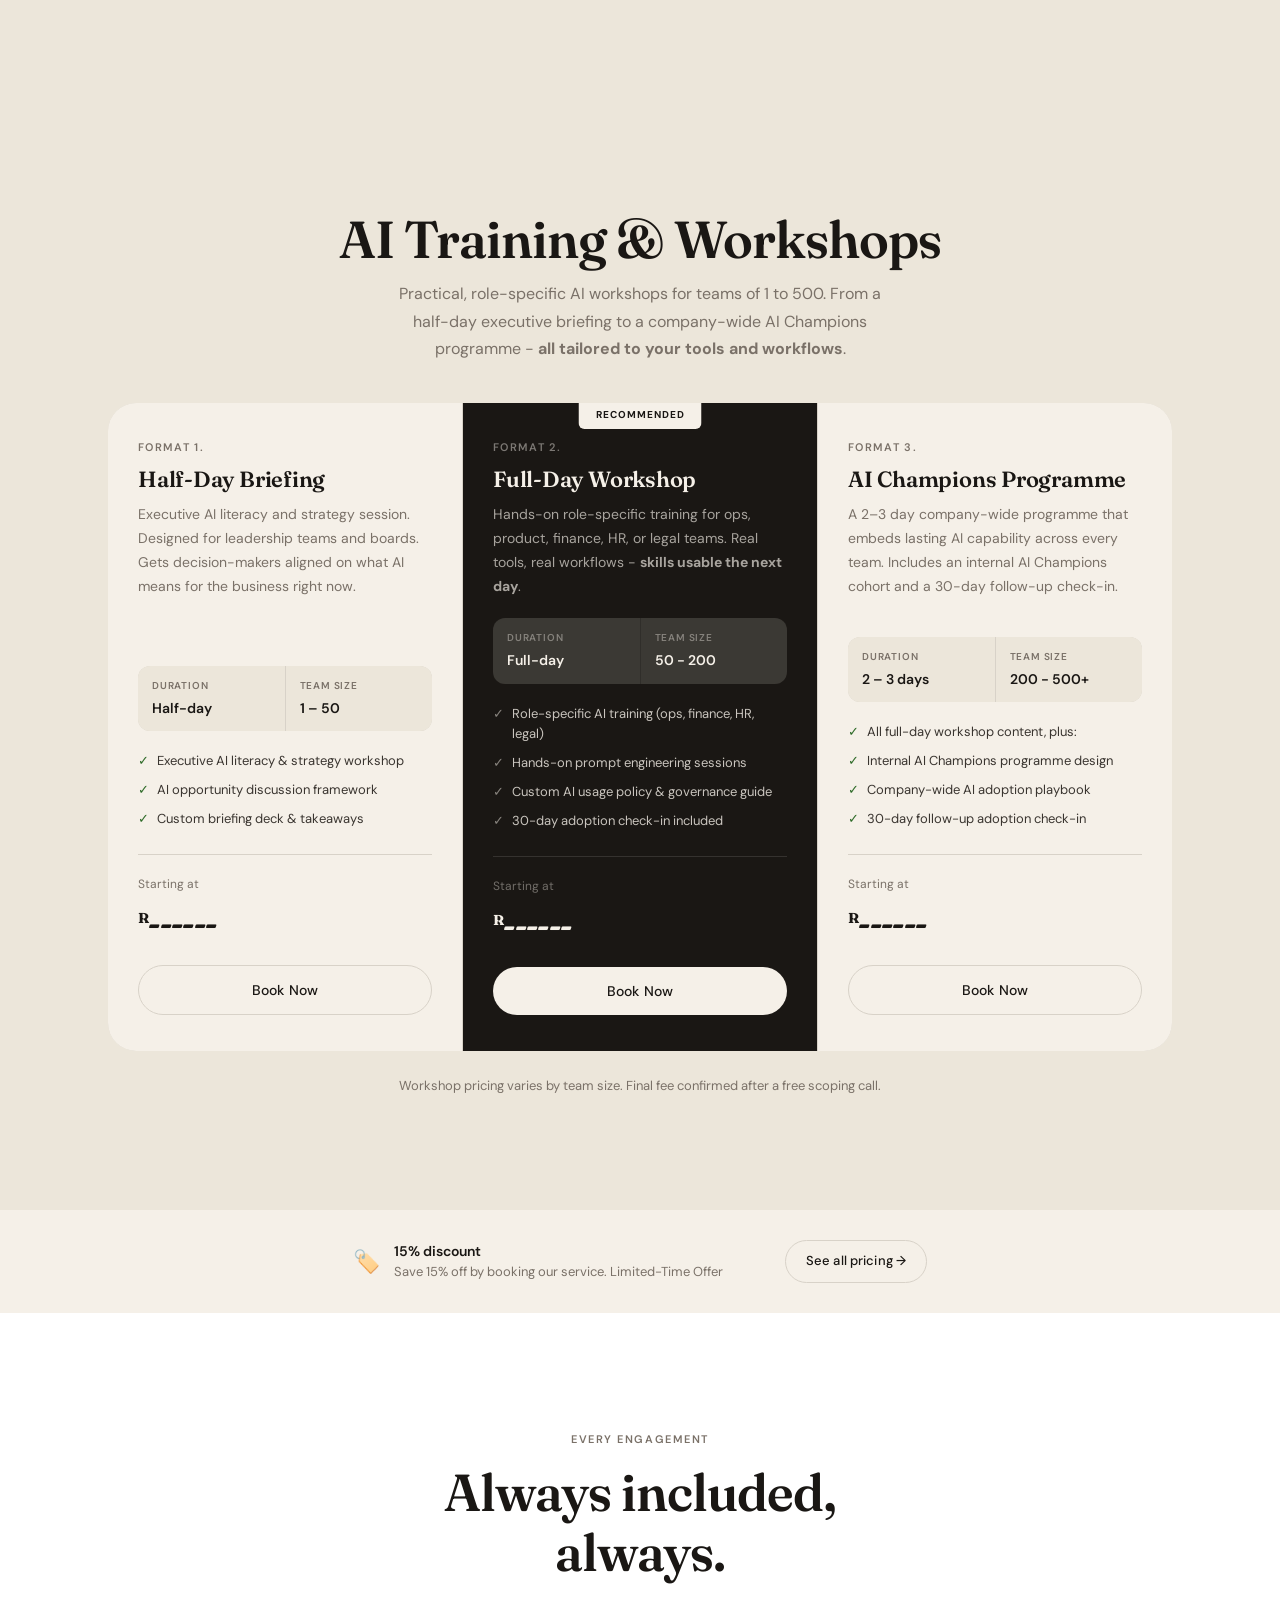
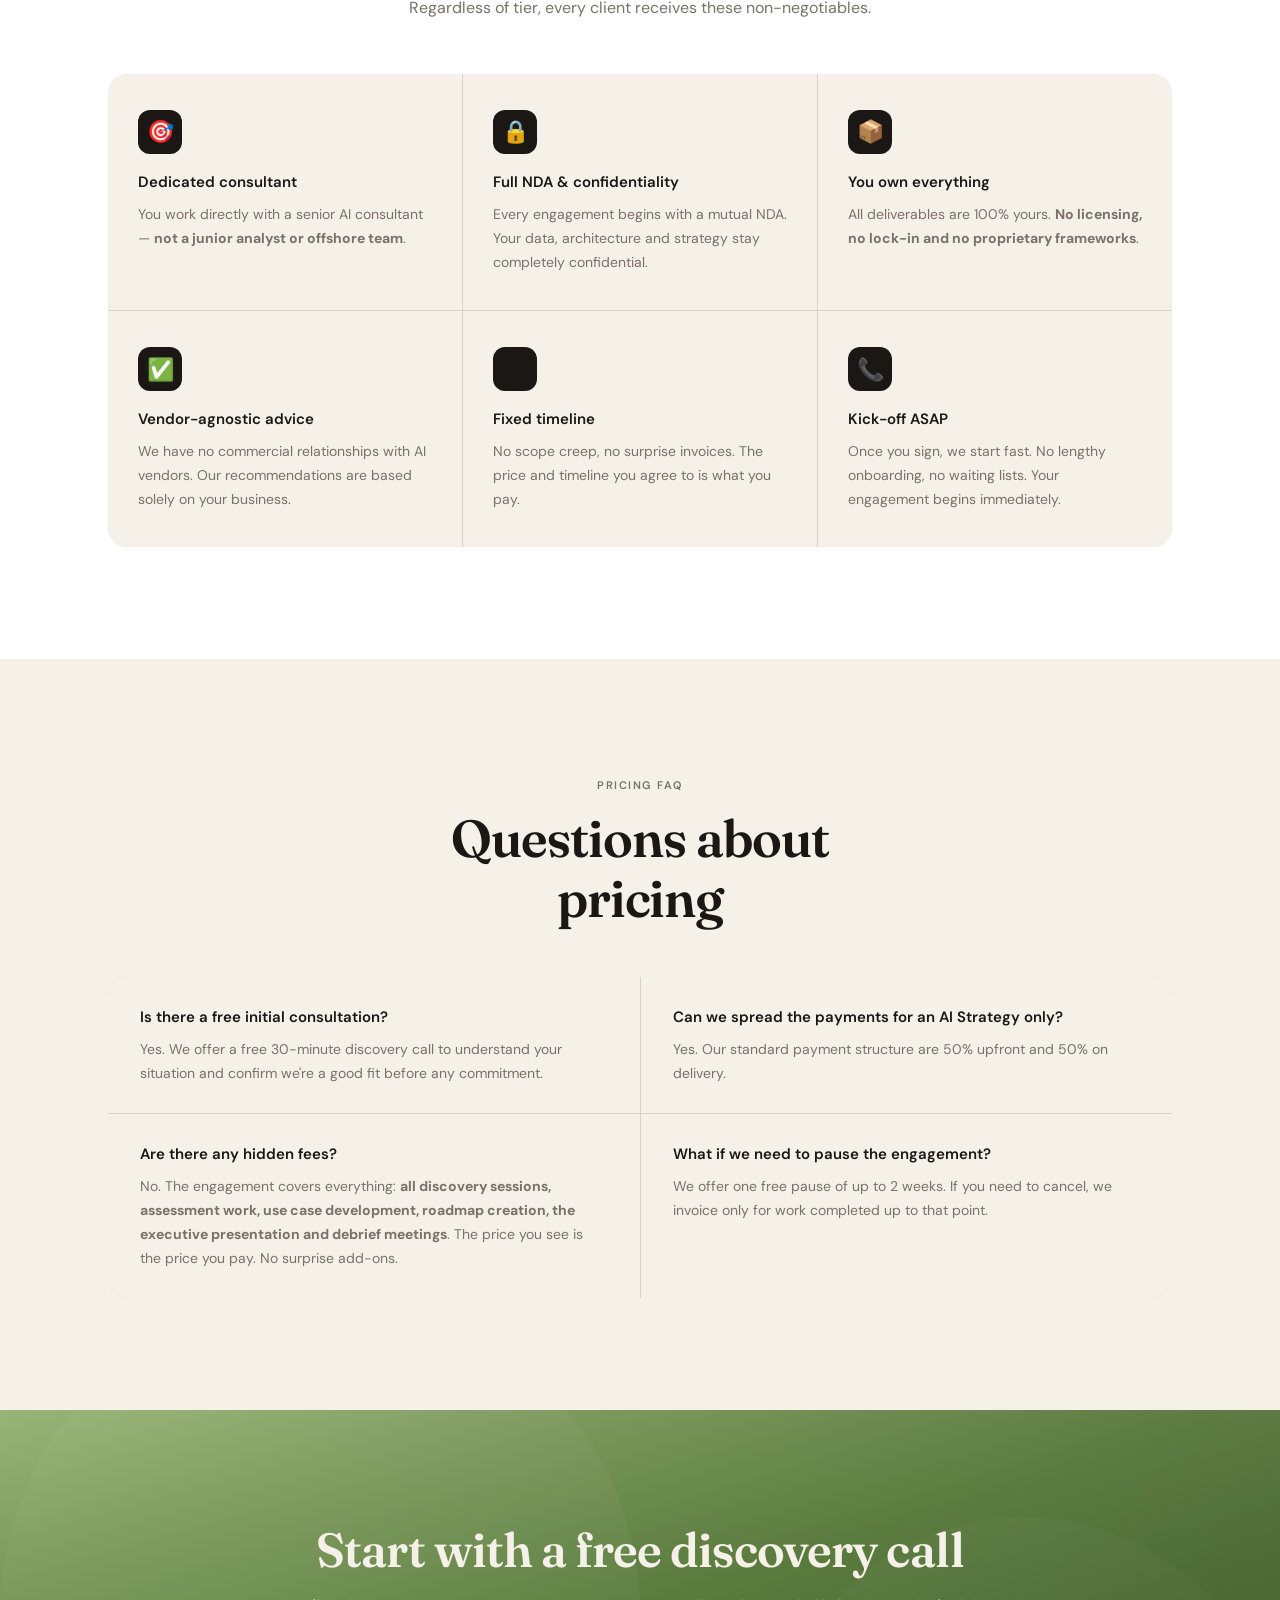
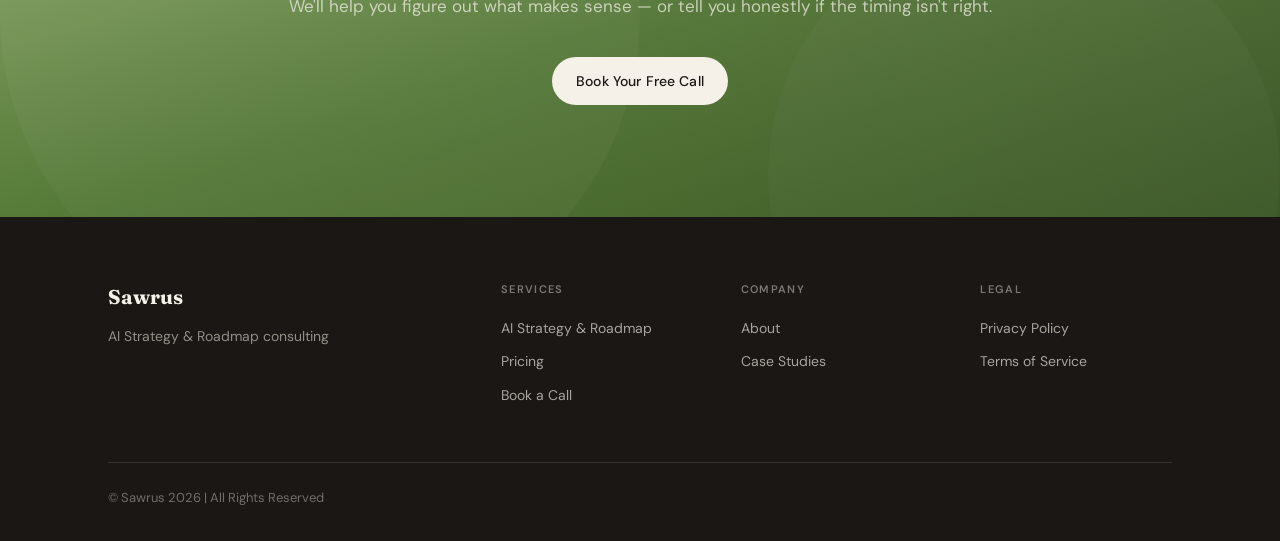
<file: pricing.html>
<!DOCTYPE html>
<html lang="en">

<head>
  <meta charset="UTF-8" />
  <meta name="viewport" content="width=device-width, initial-scale=1.0" />
  <title>Pricing</title>
  <link rel="icon" type="image/png" href="/img/Sawrus-v2.png">
  <meta name="description"
    content="Transparent pricing for Sawrus's AI Strategy & Roadmap consulting. Engagements start at $8,500 for early-stage startups. Fixed fees, no surprises." />
  <meta name="keywords"
    content="AI consulting pricing, AI strategy cost, AI roadmap fee, startup AI consultant price, fixed price AI consulting" />
  <link rel="canonical" href="https://sawrus.com/pricing.html" />
  <meta property="og:title" content="Pricing — Sawrus AI Strategy Consulting" />
  <meta property="og:description" content="Transparent pricing starting at $8,500. Fixed-scope, no surprises." />
  <script
    type="application/ld+json">{"@context":"https://schema.org","@type":"PriceSpecification","name":"AI Strategy & Roadmap — Sawrus","priceCurrency":"USD","minPrice":"8500","maxPrice":"22000"}</script>
  <link rel="stylesheet" href="styles.css" />
</head>

<body>

  <nav class="nav" id="nav">
    <a href="index.html" class="nav-logo">Sawrus</a>
    <div class="nav-links">
      <a href="index.html">Home</a>
      <a href="services.html">Services</a>
      <a href="about.html">About</a>
      <a href="pricing.html" class="active">Pricing</a>
      <a href="index.html#process">How it Works</a>
      <a href="contact.html" class="btn btn-primary nav-cta" style="color:var(--white);">Book a Call</a>
    </div>
    <button class="nav-hamburger" id="hamburger" aria-label="Open menu"><span></span><span></span><span></span></button>
  </nav>
  <div class="mobile-nav" id="mobileNav">
    <a href="index.html#benefits">Home</a>
    <a href="services.html">Services</a>
    <a href="pricing.html">Pricing</a>
    <a href="index.html#process">How it Works</a>
    <a href="contact.html" class="btn btn-primary">Book a Call</a>
  </div>

  <!-- HERO -->
  <section class="section pricing-inline-002">
    <div class="container pricing-inline-003">
      <p class="overline reveal">Pricing</p>
      <h1 class="reveal d1 pricing-inline-004">Simple, honest pricing.</h1>
      <p class="reveal d2 pricing-inline-005">Know exactly what
        you're getting before you commit. No hourly billing surprises.</p>
    </div>
  </section>

  <!-- PRICING CARDS -->
  <section class="section section-alt">
    <div class="container">
      <div style="display:flex;align-items:center;justify-content:center;flex-wrap:wrap;gap:16px;margin-bottom:50px;">
        <div>
          <h2>AI Strategy &amp; Roadmap</h2>
          <p style="margin-top:10px;max-width:520px;">A 3–5 week engagement that produces a board-ready AI strategy, a
            prioritised use case map, and a 12 month implementation roadmap. Three tiers to match your stage.</p>
        </div>
      </div>
      <div class="pricing-grid">



        <!-- Essentials -->
        <div class="pricing-card">
          <div class="pricing-tier">Essentials</div>
          <div class="pricing-price"><sup>R</sup>------</div>
          <p class="pricing-desc">For pre-seed to seed startups that need AI direction before committing engineering
            resources.</p>
          <hr class="pricing-divider" />
          <div class="pricing-features">
            <div class="pricing-feature"><span class="pricing-feature-dot"></span>AI maturity assessment (3 dimensions)
            </div>
            <div class="pricing-feature"><span class="pricing-feature-dot"></span>5–8 prioritised use cases with ROI
              estimates</div>
            <div class="pricing-feature"><span class="pricing-feature-dot"></span>12-month phased roadmap</div>
            <div class="pricing-feature"><span class="pricing-feature-dot"></span>Build vs buy recommendation</div>
            <div class="pricing-feature"><span class="pricing-feature-dot"></span>Executive summary slide deck</div>
            <div class="pricing-feature"><span class="pricing-feature-dot"></span>2-week engagement timeline</div>
            <div class="pricing-feature dim"><span class="pricing-feature-dot"></span>Risk &amp; governance framework
            </div>
            <div class="pricing-feature dim"><span class="pricing-feature-dot"></span>Board-ready full presentation
            </div>
            <div class="pricing-feature dim"><span class="pricing-feature-dot"></span>30-day post-delivery support</div>
          </div>
          <a href="contact.html" class="btn btn-secondary pricing-inline-006">Get Started</a>
        </div>

        <!-- Growth — featured -->
        <div class="pricing-card featured">
          <div class="pricing-popular">Recommended</div>
          <div class="pricing-tier">Growth</div>
          <div class="pricing-price"><sup>R</sup>------</div>
          <p class="pricing-desc">For Series A startups ready to move decisively on AI. The full engagement your board
            will trust.</p>
          <hr class="pricing-divider" />
          <div class="pricing-features">
            <div class="pricing-feature"><span class="pricing-feature-dot"></span>AI maturity assessment (5 dimensions)
            </div>
            <div class="pricing-feature"><span class="pricing-feature-dot"></span>8–12 prioritised use cases with ROI
              estimates</div>
            <div class="pricing-feature"><span class="pricing-feature-dot"></span>12–18 month phased implementation
              roadmap</div>
            <div class="pricing-feature"><span class="pricing-feature-dot"></span>Build vs buy vs partner recommendation
            </div>
            <div class="pricing-feature"><span class="pricing-feature-dot"></span>Risk &amp; governance framework</div>
            <div class="pricing-feature"><span class="pricing-feature-dot"></span>Board-ready executive presentation
            </div>
            <div class="pricing-feature"><span class="pricing-feature-dot"></span>3–4 week engagement timeline</div>
            <div class="pricing-feature"><span class="pricing-feature-dot"></span>30-day post-delivery support
            </div>
            <div class="pricing-feature dim"><span class="pricing-feature-dot"></span>Competitive AI landscape deep-dive
            </div>
          </div>
          <a href="contact.html" class="btn btn-cream pricing-inline-006">Get Started</a>
        </div>

        <!-- Enterprise -->
        <div class="pricing-card">
          <div class="pricing-tier">Enterprise</div>
          <div class="pricing-price"><sup>R</sup>------</div>
          <p class="pricing-desc">For Series B+ or complex orgs with multiple teams, products, or business units to
            align around AI.</p>
          <hr class="pricing-divider" />
          <div class="pricing-features">
            <div class="pricing-feature"><span class="pricing-feature-dot"></span>Everything in Growth, plus:</div>
            <div class="pricing-feature"><span class="pricing-feature-dot"></span>Up to 15 use cases across departments
            </div>
            <div class="pricing-feature"><span class="pricing-feature-dot"></span>Competitive AI landscape deep-dive
            </div>
            <div class="pricing-feature"><span class="pricing-feature-dot"></span>Multi-team stakeholder alignment
              sessions</div>
            <div class="pricing-feature"><span class="pricing-feature-dot"></span>Data strategy &amp; infrastructure gap
              analysis</div>
            <div class="pricing-feature"><span class="pricing-feature-dot"></span>Custom AI governance policy template
            </div>
            <div class="pricing-feature"><span class="pricing-feature-dot"></span>5-week engagement timeline</div>
            <div class="pricing-feature"><span class="pricing-feature-dot"></span>60-day post-delivery support</div>
            <div class="pricing-feature"><span class="pricing-feature-dot"></span>Investor/board presentation coaching
              call</div>
          </div>
          <a href="contact.html" class="btn btn-secondary pricing-inline-006">Get Started</a>
        </div>

      </div>
      <p class="pricing-inline-007">All prices are disclosed and
        negotiable.
        Not sure which tier? <a href="contact.html" class="pricing-inline-008">Book a free
          call</a> and we'll recommend the right
        fit.</p>
    </div>
  </section>


  <!-- ══════════════════════════════════════════════════════════
      AI TRAINING & WORKSHOPS
════════════════════════════════════════════════════════════ -->
  <section class="section section-alt pricing-inline-009" id="pricing-training">
    <div class="container">

      <div class="pricing-inline-010 pricing-training-intro">
        <div>
          <h2>AI Training &amp; Workshops</h2>
          <p class="pricing-inline-011">Practical, role-specific AI workshops for teams of 1 to 500. From
            a half-day executive briefing to a company-wide AI Champions programme - <strong>all tailored to your tools
              and
              workflows</strong>.</p>
        </div>
      </div>

      <!-- 3 format tiers -->
      <div class="pricing-inline-013">

        <!-- Half-day -->
        <div class="pricing-inline-014">
          <div class="pricing-inline-015">
            Format 1.</div>
          <h3 class="pricing-inline-016">Half-Day Briefing</h3>
          <p class="pricing-inline-017">Executive AI literacy and strategy session. Designed for
            leadership teams and boards. Gets decision-makers aligned on what AI means for the business right now.</p>
          <!-- Specs -->
          <div class="pricing-inline-018">
            <div class="pricing-inline-019">
              <div class="pricing-inline-020">
                Duration</div>
              <div class="pricing-inline-021">Half-day</div>
            </div>
            <div class="pricing-inline-019">
              <div class="pricing-inline-020">
                Team size</div>
              <div class="pricing-inline-021">1 – 50</div>
            </div>
          </div>
          <!-- Deliverables -->
          <div class="pricing-inline-022">
            <div class="pricing-inline-023"><span class="pricing-inline-024">✓</span>Executive AI literacy &amp;
              strategy workshop</div>
            <div class="pricing-inline-023"><span class="pricing-inline-024">✓</span>AI opportunity discussion framework
            </div>
            <div class="pricing-inline-023"><span class="pricing-inline-024">✓</span>Custom briefing deck &amp;
              takeaways</div>
          </div>
          <!-- Price -->
          <div class="pricing-inline-025">
            <div class="pricing-inline-026">Starting at</div>
            <div class="pricing-inline-027">
              <sup class="pricing-inline-028">R</sup>------
            </div>
            <a href="contact.html" class="btn btn-secondary pricing-inline-029">Book Now</a>
          </div>
        </div>

        <!-- Full-day — featured -->
        <div class="pricing-inline-030">
          <div class="pricing-inline-031" style="color:var(--ink);background-color:var(--cream);">
            Recommended</div>
          <div class="pricing-inline-032">
            Format 2.</div>
          <h3 class="pricing-inline-033">Full-Day Workshop</h3>
          <p class="pricing-inline-034">Hands-on role-specific
            training for ops, product, finance, HR, or legal teams. Real tools, real workflows - <strong>skills usable
              the next
              day</strong>.</p>
          <div class="pricing-inline-035">
            <div class="pricing-inline-036">
              <div class="pricing-inline-037">
                Duration</div>
              <div class="pricing-inline-038">Full-day</div>
            </div>
            <div class="pricing-inline-036">
              <div class="pricing-inline-037">
                Team size</div>
              <div class="pricing-inline-038">50 - 200</div>
            </div>
          </div>
          <div class="pricing-inline-022">
            <div class="pricing-inline-039"><span class="pricing-inline-040">✓</span>Role-specific AI training (ops,
              finance, HR,
              legal)</div>
            <div class="pricing-inline-039"><span class="pricing-inline-040">✓</span>Hands-on prompt engineering
              sessions</div>
            <div class="pricing-inline-039"><span class="pricing-inline-040">✓</span>Custom AI usage policy &amp;
              governance guide
            </div>
            <div class="pricing-inline-039"><span class="pricing-inline-040">✓</span>30-day adoption check-in included
            </div>
          </div>
          <div class="pricing-inline-041">
            <div class="pricing-inline-042">Starting at</div>
            <div class="pricing-inline-043">
              <sup class="pricing-inline-028">R</sup>------
            </div>
            <a href="contact.html" class="btn btn-cream pricing-inline-029">Book Now</a>
          </div>
        </div>

        <!-- 2–3 day Champions Programme -->
        <div class="pricing-inline-014">
          <div class="pricing-inline-015">
            Format 3.</div>
          <h3 class="pricing-inline-016">AI Champions Programme</h3>
          <p class="pricing-inline-017">A 2–3 day company-wide programme that embeds lasting AI
            capability across every team. Includes an internal AI Champions cohort and a 30-day follow-up check-in.</p>
          <div class="pricing-inline-018">
            <div class="pricing-inline-019">
              <div class="pricing-inline-020">
                Duration</div>
              <div class="pricing-inline-021">2 – 3 days</div>
            </div>
            <div class="pricing-inline-019">
              <div class="pricing-inline-020">
                Team size</div>
              <div class="pricing-inline-021">200 - 500+</div>
            </div>
          </div>
          <div class="pricing-inline-022">
            <div class="pricing-inline-023"><span class="pricing-inline-024">✓</span>All full-day workshop content,
              plus:</div>
            <div class="pricing-inline-023"><span class="pricing-inline-024">✓</span>Internal AI Champions programme
              design</div>
            <div class="pricing-inline-023"><span class="pricing-inline-024">✓</span>Company-wide AI adoption playbook
            </div>
            <div class="pricing-inline-023"><span class="pricing-inline-024">✓</span>30-day follow-up adoption check-in
            </div>
          </div>
          <div class="pricing-inline-025">
            <div class="pricing-inline-026">Starting at</div>
            <div class="pricing-inline-027">
              <sup class="pricing-inline-028">R</sup>------
            </div>
            <a href="contact.html" class="btn btn-secondary pricing-inline-029">Book Now</a>
          </div>
        </div>

      </div>
      <p class="pricing-inline-044">Workshop pricing varies by team size. Final fee
        confirmed after a free scoping call.</p>

    </div>
  </section>

  <!-- Discount nudge -->
  <div class="index-inline-010">
    <div class="index-inline-011">
      <span class="index-inline-012">
        🏷️
      </span>
      <div>
        <div class="index-inline-013">
          15% discount
        </div>
        <div class="index-inline-014">
          Save 15% off by booking our service. Limited-Time Offer
        </div>
      </div>
    </div>
    <a href="pricing.html" class="btn btn-secondary index-inline-015">
      See all pricing →
    </a>
  </div>
  </div>
  </section>




  <!-- WHAT'S ALWAYS INCLUDED -->
  <section class="section section-white">
    <div class="container">
      <div class="pricing-inline-045">
        <p class="overline">Every Engagement</p>
        <h2>Always included, always.</h2>
        <p class="pricing-inline-046">Regardless of tier, every client receives these non-negotiables.</p>
      </div>
      <div class="pricing-inline-047">
        <div onmouseover="this.style.background='var(--cream-deep)'" onmouseout="this.style.background='var(--cream)'"
          class="pricing-inline-048">
          <div class="pricing-inline-049">
            🎯</div>
          <h4 class="pricing-inline-050">Dedicated consultant</h4>
          <p class="pricing-inline-051">You work directly with a senior AI consultant — <strong>not a junior
              analyst or
              offshore team</strong>.</p>
        </div>
        <div onmouseover="this.style.background='var(--cream-deep)'" onmouseout="this.style.background='var(--cream)'"
          class="pricing-inline-048">
          <div class="pricing-inline-049">
            🔒</div>
          <h4 class="pricing-inline-050">Full NDA &amp; confidentiality</h4>
          <p class="pricing-inline-051">Every engagement begins with a mutual NDA. Your data, architecture and strategy
            stay completely confidential.</p>
        </div>
        <div onmouseover="this.style.background='var(--cream-deep)'" onmouseout="this.style.background='var(--cream)'"
          class="pricing-inline-048">
          <div class="pricing-inline-049">
            📦</div>
          <h4 class="pricing-inline-050">You own everything</h4>
          <p class="pricing-inline-051">All deliverables are 100% yours. <strong>No licensing, no lock-in and no
              proprietary
              frameworks</strong>.</p>
        </div>
        <div onmouseover="this.style.background='var(--cream-deep)'" onmouseout="this.style.background='var(--cream)'"
          class="pricing-inline-048">
          <div class="pricing-inline-049">
            ✅</div>
          <h4 class="pricing-inline-050">Vendor-agnostic advice</h4>
          <p class="pricing-inline-051">We have no commercial relationships with AI vendors. Our recommendations are
            based
            solely on your business.</p>
        </div>
        <div onmouseover="this.style.background='var(--cream-deep)'" onmouseout="this.style.background='var(--cream)'"
          class="pricing-inline-048">
          <div class="pricing-inline-049">
            ⚡</div>
          <h4 class="pricing-inline-050">Fixed timeline</h4>
          <p class="pricing-inline-051">No scope creep, no surprise invoices. The price and timeline you agree to is
            what
            you pay.</p>
        </div>
        <div onmouseover="this.style.background='var(--cream-deep)'" onmouseout="this.style.background='var(--cream)'"
          class="pricing-inline-048">
          <div class="pricing-inline-049">
            📞</div>
          <h4 class="pricing-inline-050">Kick-off ASAP</h4>
          <p class="pricing-inline-051">Once you sign, we start fast. No lengthy onboarding, no waiting lists. Your
            engagement begins immediately.</p>
        </div>
      </div>
    </div>
  </section>



  <!-- FAQ -->
  <section class="section">
    <div class="container">
      <div class="pricing-inline-052">
        <p class="overline">Pricing FAQ</p>
        <h2>Questions about pricing</h2>
      </div>
      <div class="faq-grid">
        <div class="faq-item">
          <h4>Is there a free initial consultation?</h4>
          <p>Yes. We offer a free 30-minute discovery call to understand your situation and confirm we're a good fit
            before any commitment.</p>
        </div>
        <div class="faq-item">
          <h4>Can we spread the payments for an AI Strategy only?</h4>
          <p>Yes. Our standard payment structure are 50% upfront and 50% on delivery.</p>
        </div>
        <div class="faq-item">
          <h4>Are there any hidden fees?</h4>
          <p>No. The engagement covers everything: <strong>all discovery sessions, assessment work, use case
              development, roadmap creation, the executive presentation and debrief meetings</strong>. The price you see
            is the price you pay. No surprise
            add-ons.</p>
        </div>
        <div class="faq-item">
          <h4>What if we need to pause the engagement?</h4>
          <p>We offer one free pause of up to 2 weeks. If you need to cancel, we invoice only for work completed up to
            that point.</p>
        </div>
      </div>
    </div>
  </section>

  <section class="cta-banner">
    <div class="container pricing-inline-053">
      <h2>Start with a free discovery call</h2>
      <p>We'll help you figure out what makes sense — or tell you honestly if the timing isn't right.</p>
      <a href="contact.html" class="btn btn-cream">Book Your Free Call</a>
    </div>
  </section>

  <footer class="footer">
    <div class="container">
      <div class="footer-grid">
        <div>
          <div class="footer-logo">Sawrus</div>
          <p class="footer-desc">AI Strategy & Roadmap consulting</p>
        </div>
        <div>
          <div class="footer-col-title">Services</div>
          <div class="footer-links">
            <a href="services.html">AI Strategy & Roadmap</a>
            <a href="pricing.html">Pricing</a>
            <a href="contact.html">Book a Call</a>
          </div>
        </div>
        <div>
          <div class="footer-col-title">Company</div>
          <div class="footer-links">
            <a href="about.html">About</a>
            <a href="#">Case Studies</a>
          </div>
        </div>
        <div>
          <div class="footer-col-title">Legal</div>
          <div class="footer-links">
            <a href="privacy.html">Privacy Policy</a>
            <a href="terms.html">Terms of Service</a>
          </div>
        </div>
      </div>
      <div class="footer-bottom">
        <p>© Sawrus 2026 | All Rights Reserved</p>
      </div>
    </div>
  </footer>

  <script>
    const nav = document.getElementById('nav');
    window.addEventListener('scroll', () => nav.classList.toggle('scrolled', window.scrollY > 20));
    document.getElementById('hamburger').addEventListener('click', () => document.getElementById('mobileNav').classList.toggle('open'));
  </script>
</body>

</html>
</file>
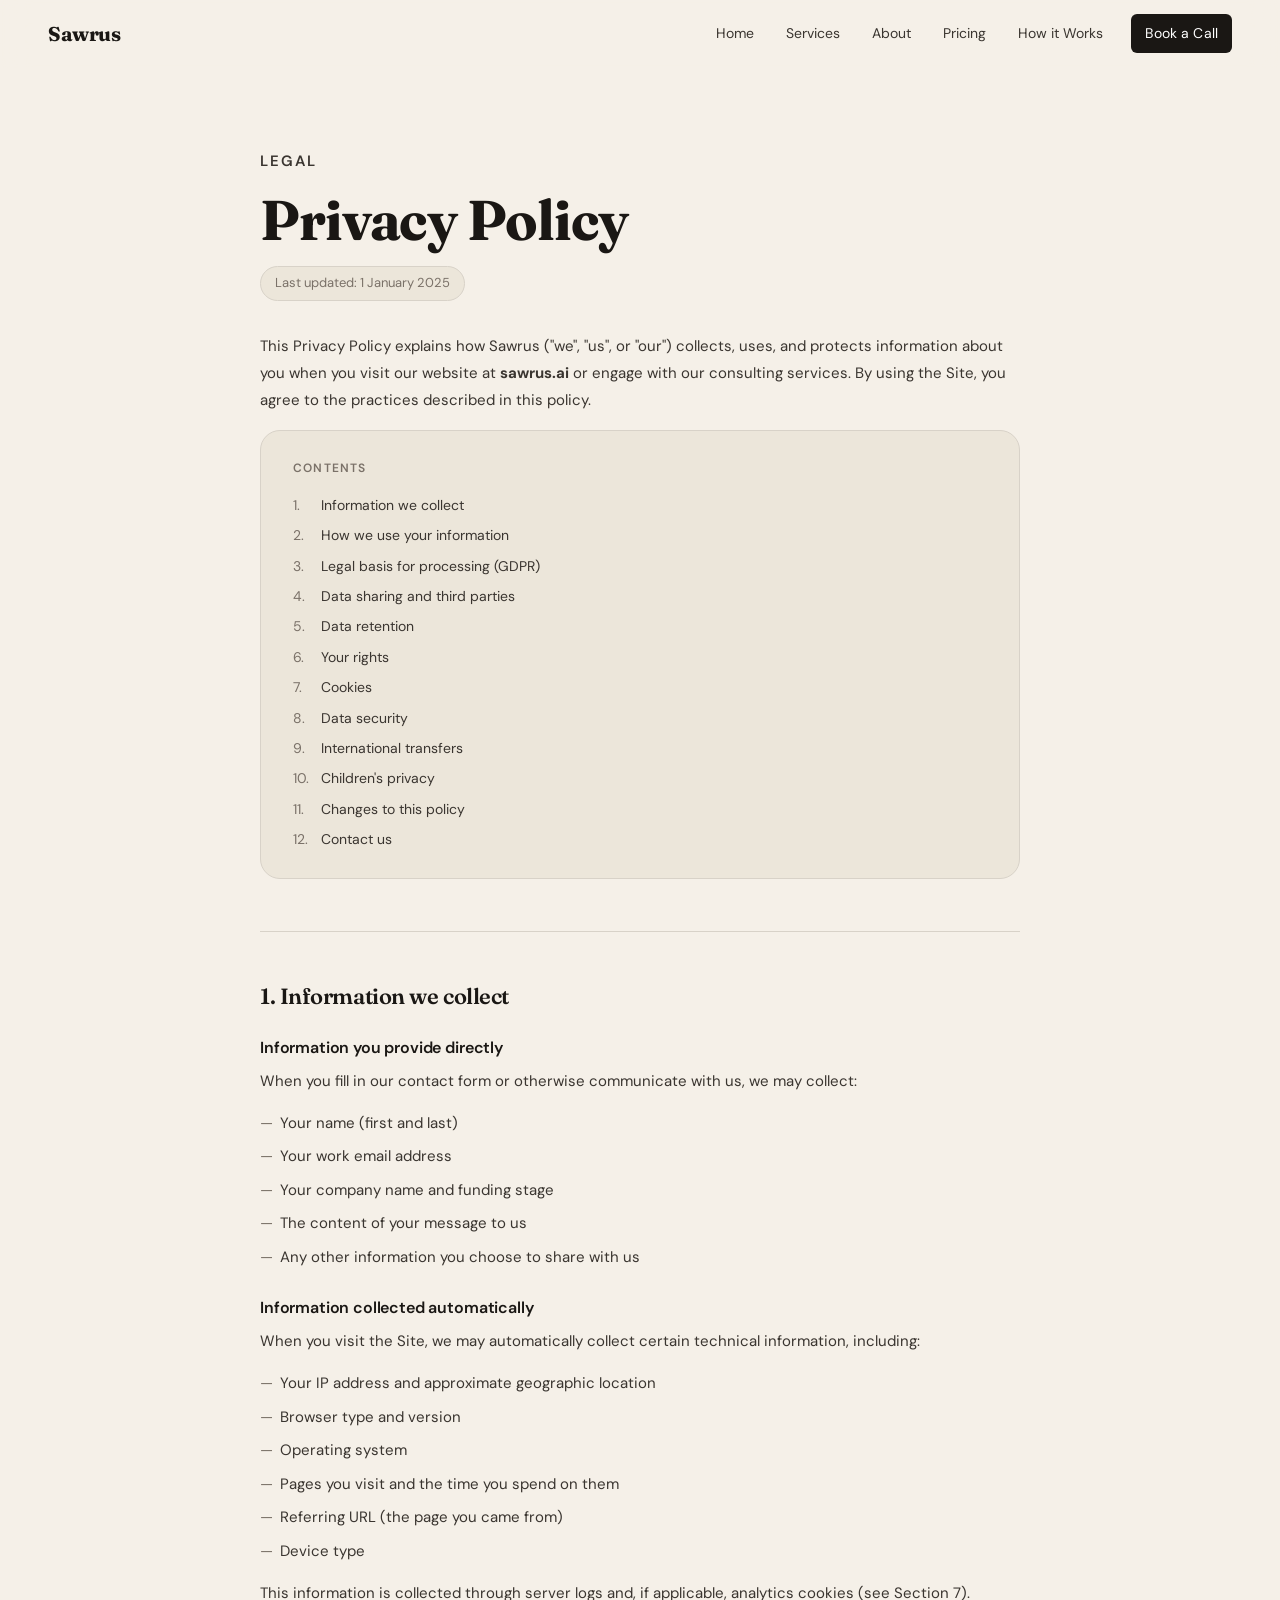
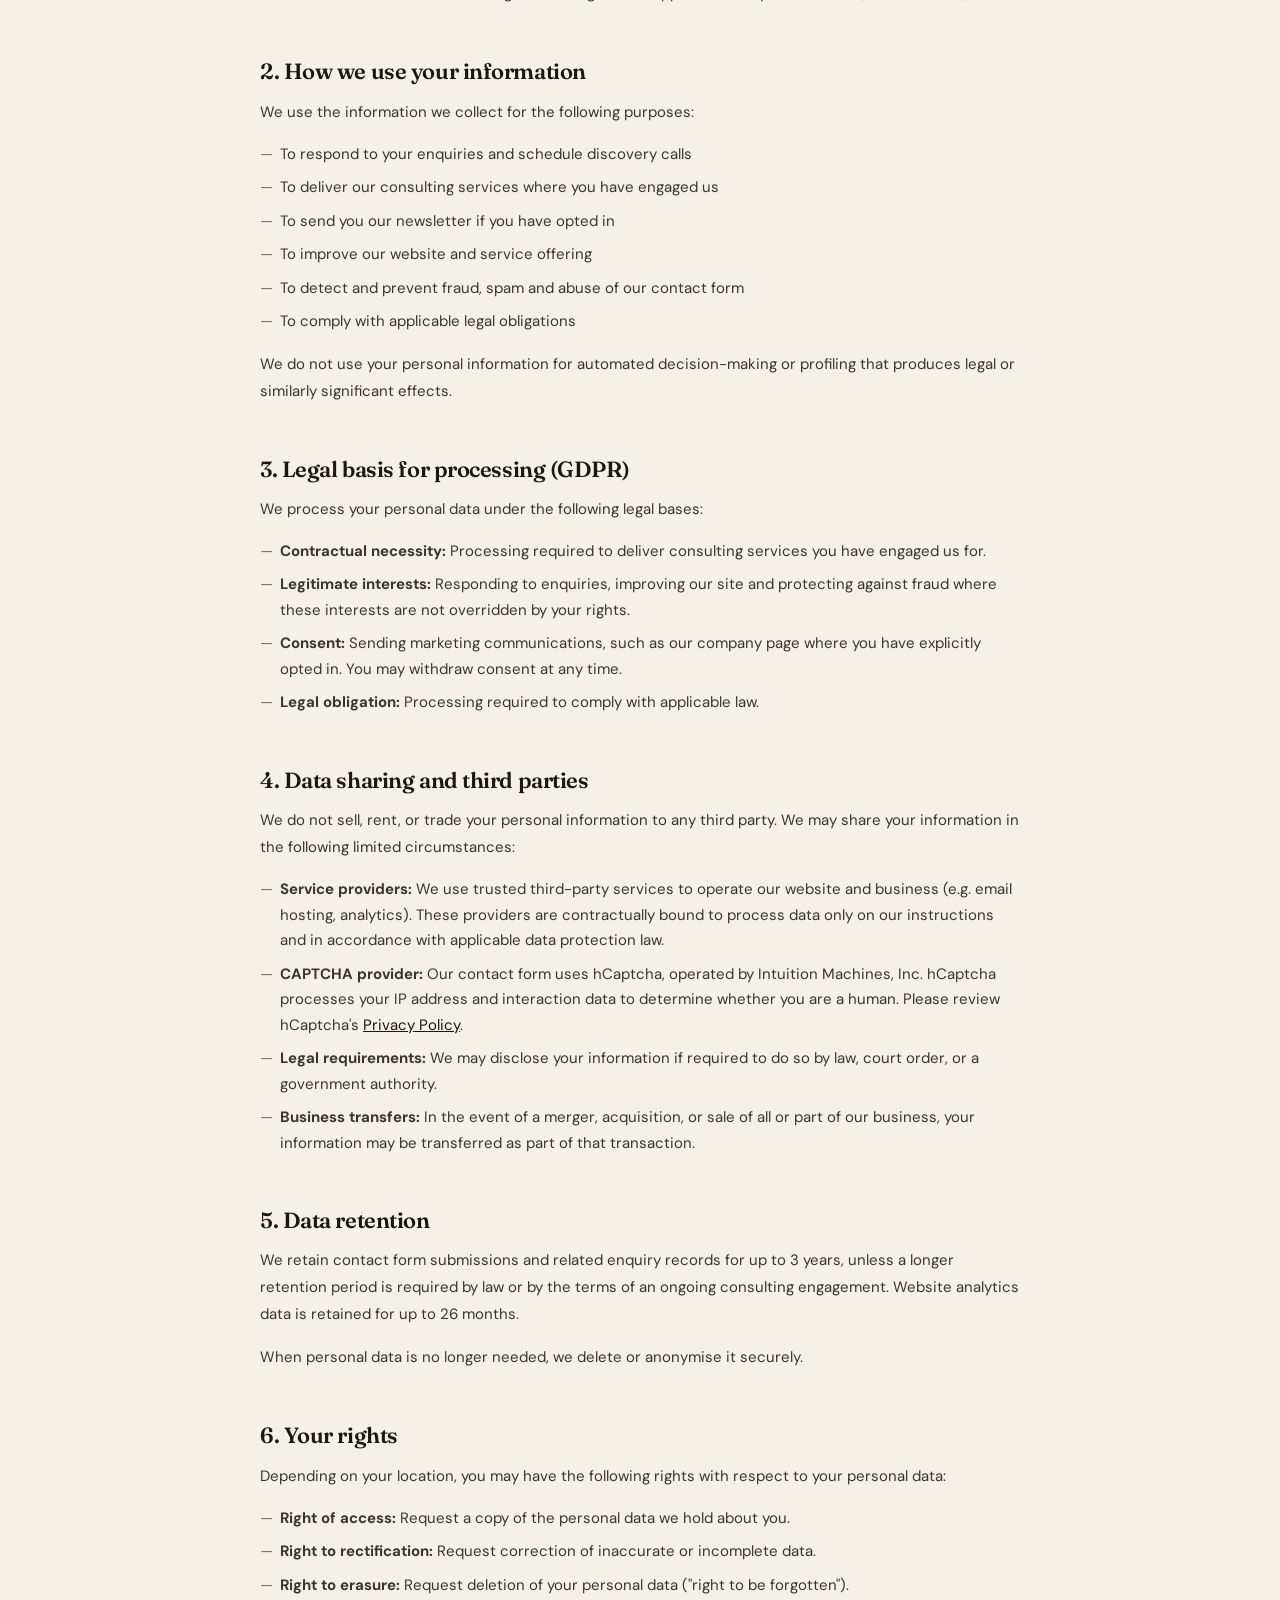
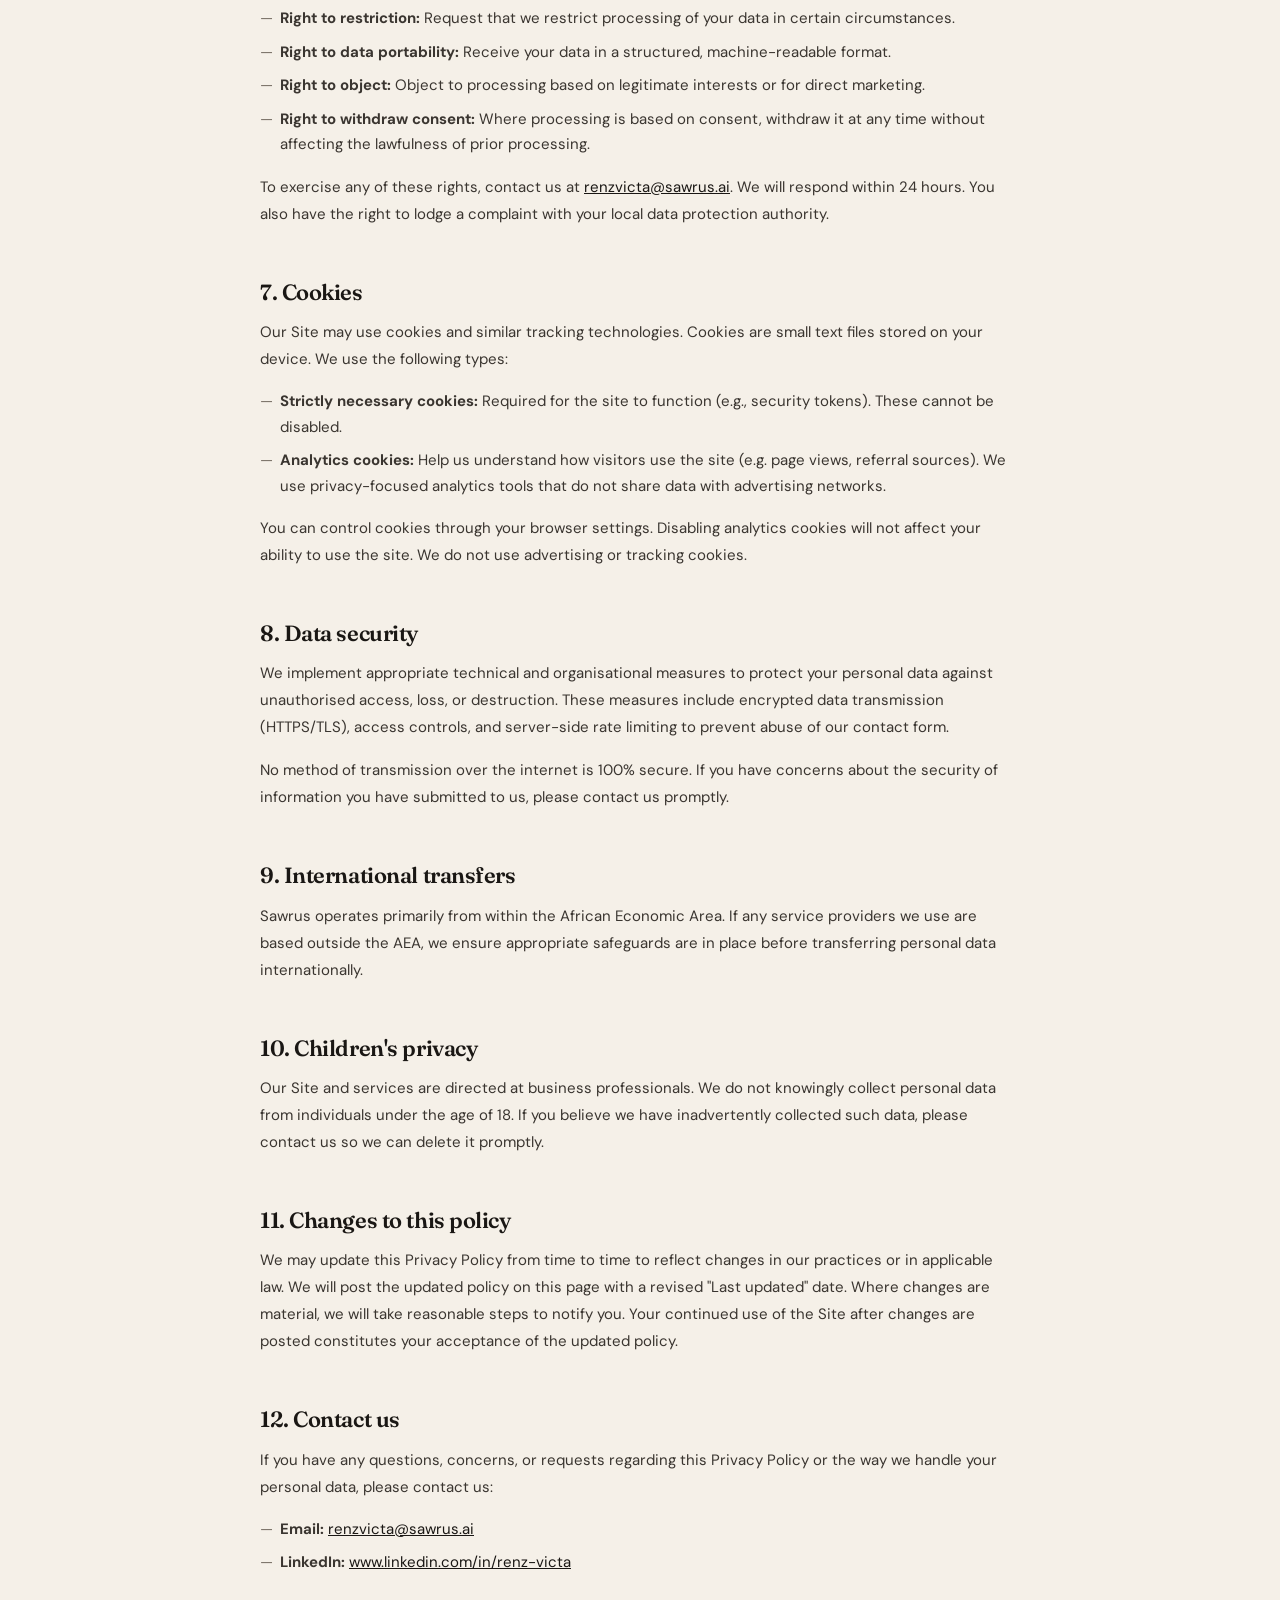
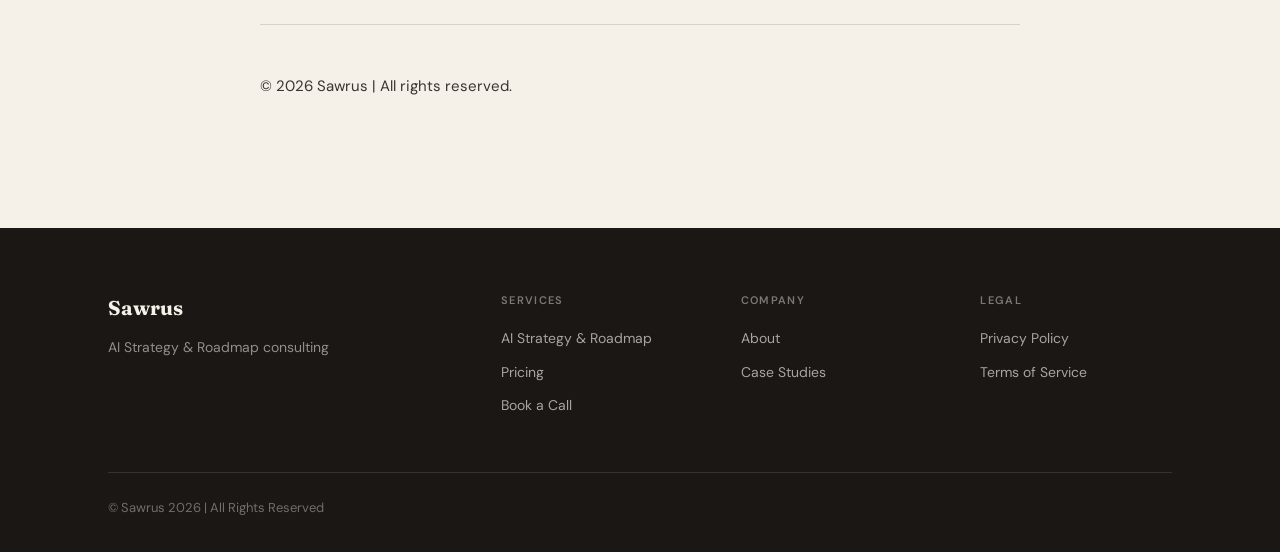
<file: privacy.html>
<!DOCTYPE html>
<html lang="en">

<head>
  <meta charset="UTF-8" />
  <meta name="viewport" content="width=device-width, initial-scale=1.0" />
  <title>Privacy Policy</title>
  <link rel="icon" type="image/png" href="/img/Sawrus-v2.png">
  <meta name="description"
    content="Sawrus Privacy Policy. Learn how we collect, use, and protect your personal information when you use our website and services." />
  <link rel="canonical" href="https://sawrus.com/privacy.html" />
  <meta name="robots" content="noindex, follow" />
  <link rel="stylesheet" href="styles.css" />

</head>

<body>

  <nav class="nav" id="nav">
    <a href="index.html" class="nav-logo">Sawrus</a>
    <div class="nav-links">
      <a href="index.html">Home</a>
      <a href="services.html">Services</a>
      <a href="about.html">About</a>
      <a href="pricing.html">Pricing</a>
      <a href="index.html#process">How it Works</a>
      <a href="contact.html" class="btn btn-primary nav-cta" style="color:var(--white);">Book a Call</a>
    </div>
    <button class="nav-hamburger" id="hamburger" aria-label="Open menu"><span></span><span></span><span></span></button>
  </nav>
  <div class="mobile-nav" id="mobileNav">
    <a href="index.html#benefits">Benefits</a>
    <a href="services.html">Services</a>
    <a href="pricing.html">Pricing</a>
    <a href="index.html#process">How it Works</a>
    <a href="contact.html" class="btn btn-primary">Book a Call</a>
  </div>

  <section class="section privacy-inline-002">
    <div class="container">
      <div class="legal-body">

        <p class="overline">Legal</p>
        <h1 class="privacy-inline-003">Privacy Policy</h1>
        <span class="last-updated">Last updated: 1 January 2025</span>

        <p>This Privacy Policy explains how Sawrus ("we", "us", or "our") collects, uses, and protects information about
          you when you visit our website at <strong>sawrus.ai</strong> or engage with our consulting
          services. By using the Site, you agree to the practices described in this policy.</p>

        <div class="toc">
          <h4>Contents</h4>
          <ol>
            <li><a href="#s1">Information we collect</a></li>
            <li><a href="#s2">How we use your information</a></li>
            <li><a href="#s3">Legal basis for processing (GDPR)</a></li>
            <li><a href="#s4">Data sharing and third parties</a></li>
            <li><a href="#s5">Data retention</a></li>
            <li><a href="#s6">Your rights</a></li>
            <li><a href="#s7">Cookies</a></li>
            <li><a href="#s8">Data security</a></li>
            <li><a href="#s9">International transfers</a></li>
            <li><a href="#s10">Children's privacy</a></li>
            <li><a href="#s11">Changes to this policy</a></li>
            <li><a href="#s12">Contact us</a></li>
          </ol>
        </div>

        <hr class="legal-divider" />

        <h2 id="s1">1. Information we collect</h2>
        <h3>Information you provide directly</h3>
        <p>When you fill in our contact form or otherwise communicate with us, we may collect:</p>
        <ul>
          <li>Your name (first and last)</li>
          <li>Your work email address</li>
          <li>Your company name and funding stage</li>
          <li>The content of your message to us</li>
          <li>Any other information you choose to share with us</li>
        </ul>

        <h3>Information collected automatically</h3>
        <p>When you visit the Site, we may automatically collect certain technical information, including:</p>
        <ul>
          <li>Your IP address and approximate geographic location</li>
          <li>Browser type and version</li>
          <li>Operating system</li>
          <li>Pages you visit and the time you spend on them</li>
          <li>Referring URL (the page you came from)</li>
          <li>Device type</li>
        </ul>
        <p>This information is collected through server logs and, if applicable, analytics cookies (see Section 7).</p>

        <h2 id="s2">2. How we use your information</h2>
        <p>We use the information we collect for the following purposes:</p>
        <ul>
          <li>To respond to your enquiries and schedule discovery calls</li>
          <li>To deliver our consulting services where you have engaged us</li>
          <li>To send you our newsletter if you have opted in</li>
          <li>To improve our website and service offering</li>
          <li>To detect and prevent fraud, spam and abuse of our contact form</li>
          <li>To comply with applicable legal obligations</li>
        </ul>
        <p>We do not use your personal information for automated decision-making or profiling that produces legal or
          similarly significant effects.</p>

        <h2 id="s3">3. Legal basis for processing (GDPR)</h2>
        <p>We process your personal data
          under the following legal bases:</p>
        <ul>
          <li><strong>Contractual necessity:</strong> Processing required to deliver consulting services you have
            engaged us for.</li>
          <li><strong>Legitimate interests:</strong> Responding to enquiries, improving our site and protecting against
            fraud where these interests are not overridden by your rights.</li>
          <li><strong>Consent:</strong> Sending marketing communications, such as our company page where you have
            explicitly opted in. You may withdraw consent at any time.</li>
          <li><strong>Legal obligation:</strong> Processing required to comply with applicable law.</li>
        </ul>

        <h2 id="s4">4. Data sharing and third parties</h2>
        <p>We do not sell, rent, or trade your personal information to any third party. We may share your information in
          the following limited circumstances:</p>
        <ul>
          <li><strong>Service providers:</strong> We use trusted third-party services to operate our website and
            business (e.g. email hosting, analytics). These providers are contractually bound to process data only on
            our instructions and in accordance with applicable data protection law.</li>
          <li><strong>CAPTCHA provider:</strong> Our contact form uses hCaptcha, operated by Intuition Machines, Inc.
            hCaptcha processes your IP address and interaction data to determine whether you are a human. Please review
            hCaptcha's <a href="https://hcaptcha.com/privacy" target="_blank" rel="noopener">Privacy Policy</a>.</li>
          <li><strong>Legal requirements:</strong> We may disclose your information if required to do so by law, court
            order, or a government authority.</li>
          <li><strong>Business transfers:</strong> In the event of a merger, acquisition, or sale of all or part of our
            business, your information may be transferred as part of that transaction.</li>
        </ul>

        <h2 id="s5">5. Data retention</h2>
        <p>We retain contact form submissions and related enquiry records for up to 3 years, unless a longer retention
          period is required by law or by the terms of an ongoing consulting engagement. Website analytics data is
          retained for up to 26 months.</p>
        <p>When personal data is no longer needed, we delete or anonymise it securely.</p>

        <h2 id="s6">6. Your rights</h2>
        <p>Depending on your location, you may have the following rights with respect to your personal data:</p>
        <ul>
          <li><strong>Right of access:</strong> Request a copy of the personal data we hold about you.</li>
          <li><strong>Right to rectification:</strong> Request correction of inaccurate or incomplete data.</li>
          <li><strong>Right to erasure:</strong> Request deletion of your personal data ("right to be forgotten").</li>
          <li><strong>Right to restriction:</strong> Request that we restrict processing of your data in certain
            circumstances.</li>
          <li><strong>Right to data portability:</strong> Receive your data in a structured, machine-readable format.
          </li>
          <li><strong>Right to object:</strong> Object to processing based on legitimate interests or for direct
            marketing.</li>
          <li><strong>Right to withdraw consent:</strong> Where processing is based on consent, withdraw it at any time
            without affecting the lawfulness of prior processing.</li>
        </ul>
        <p>To exercise any of these rights, contact us at <a href="mailto:renzvicta@sawrus.ai">renzvicta@sawrus.ai</a>.
          We
          will respond within 24 hours. You also have the right to lodge a complaint with your local data protection
          authority.</p>

        <h2 id="s7">7. Cookies</h2>
        <p>Our Site may use cookies and similar tracking technologies. Cookies are small text files stored on your
          device. We use the following types:</p>
        <ul>
          <li><strong>Strictly necessary cookies:</strong> Required for the site to function (e.g., security tokens).
            These cannot be disabled.</li>
          <li><strong>Analytics cookies:</strong> Help us understand how visitors use the site (e.g. page views,
            referral sources). We use privacy-focused analytics tools that do not share data with advertising networks.
          </li>
        </ul>
        <p>You can control cookies through your browser settings. Disabling analytics cookies will not affect your
          ability to use the site. We do not use advertising or tracking cookies.</p>

        <h2 id="s8">8. Data security</h2>
        <p>We implement appropriate technical and organisational measures to protect your personal data against
          unauthorised access, loss, or destruction. These measures include encrypted data transmission (HTTPS/TLS),
          access controls, and server-side rate limiting to prevent abuse of our contact form.</p>
        <p>No method of transmission over the internet is 100% secure. If you have concerns about the security of
          information you have submitted to us, please contact us promptly.</p>

        <h2 id="s9">9. International transfers</h2>
        <p>Sawrus operates primarily from within the African Economic Area. If any service providers we use are based
          outside the AEA, we ensure appropriate safeguards are in place before transferring personal data
          internationally.</p>

        <h2 id="s10">10. Children's privacy</h2>
        <p>Our Site and services are directed at business professionals. We do not knowingly collect personal data from
          individuals under the age of 18. If you believe we have inadvertently collected such data, please contact us
          so we can delete it promptly.</p>

        <h2 id="s11">11. Changes to this policy</h2>
        <p>We may update this Privacy Policy from time to time to reflect changes in our practices or in applicable law.
          We will post the updated policy on this page with a revised "Last updated" date. Where changes are material,
          we will take reasonable steps to notify you. Your
          continued use of the Site after changes are posted constitutes your acceptance of the updated policy.</p>

        <h2 id="s12">12. Contact us</h2>
        <p>If you have any questions, concerns, or requests regarding this Privacy Policy or the way we handle your
          personal data, please contact us:</p>
        <ul>
          <li><strong>Email:</strong> <a href="mailto:renzvicta@sawrus.ai">renzvicta@sawrus.ai</a></li>
          <li><strong>LinkedIn:</strong> <a
              href="https://www.linkedin.com/in/renz-victa/">www.linkedin.com/in/renz-victa</a></li>
        </ul>

        <hr class="legal-divider" />
        <p class="privacy-inline-004">© 2026 Sawrus | All rights reserved.</p>

      </div>
    </div>
  </section>

  <footer class="footer">
    <div class="container">
      <div class="footer-grid">
        <div>
          <div class="footer-logo">Sawrus</div>
          <p class="footer-desc">AI Strategy & Roadmap consulting</p>
        </div>
        <div>
          <div class="footer-col-title">Services</div>
          <div class="footer-links">
            <a href="services.html">AI Strategy & Roadmap</a>
            <a href="pricing.html">Pricing</a>
            <a href="contact.html">Book a Call</a>
          </div>
        </div>
        <div>
          <div class="footer-col-title">Company</div>
          <div class="footer-links">
            <a href="about.html">About</a>
            <a href="#">Case Studies</a>
          </div>
        </div>
        <div>
          <div class="footer-col-title">Legal</div>
          <div class="footer-links">
            <a href="privacy.html">Privacy Policy</a>
            <a href="terms.html">Terms of Service</a>
          </div>
        </div>
      </div>
      <div class="footer-bottom">
        <p>© Sawrus 2026 | All Rights Reserved</p>
      </div>
    </div>
  </footer>

  <script>
    const nav = document.getElementById('nav');
    window.addEventListener('scroll', () => nav.classList.toggle('scrolled', window.scrollY > 20));
    document.getElementById('hamburger').addEventListener('click', () => document.getElementById('mobileNav').classList.toggle('open'));
  </script>
</body>

</html>
</file>
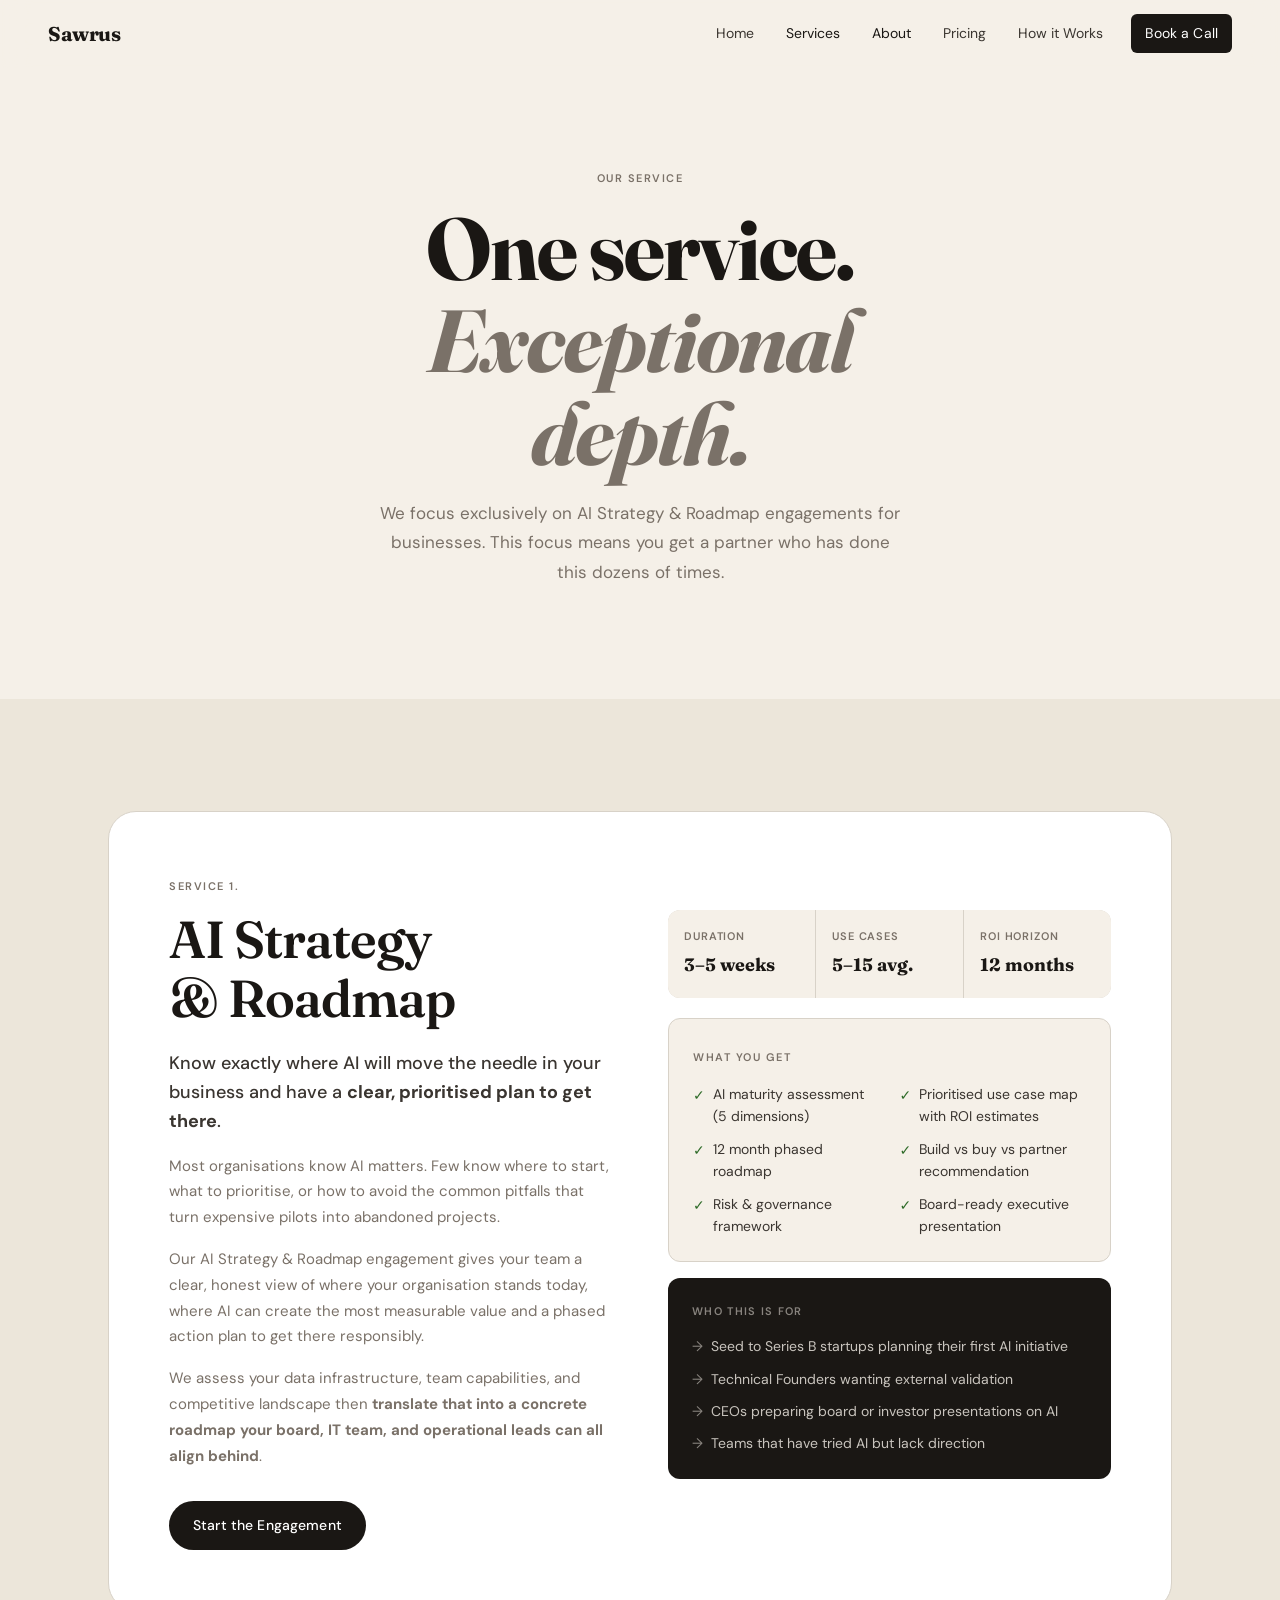
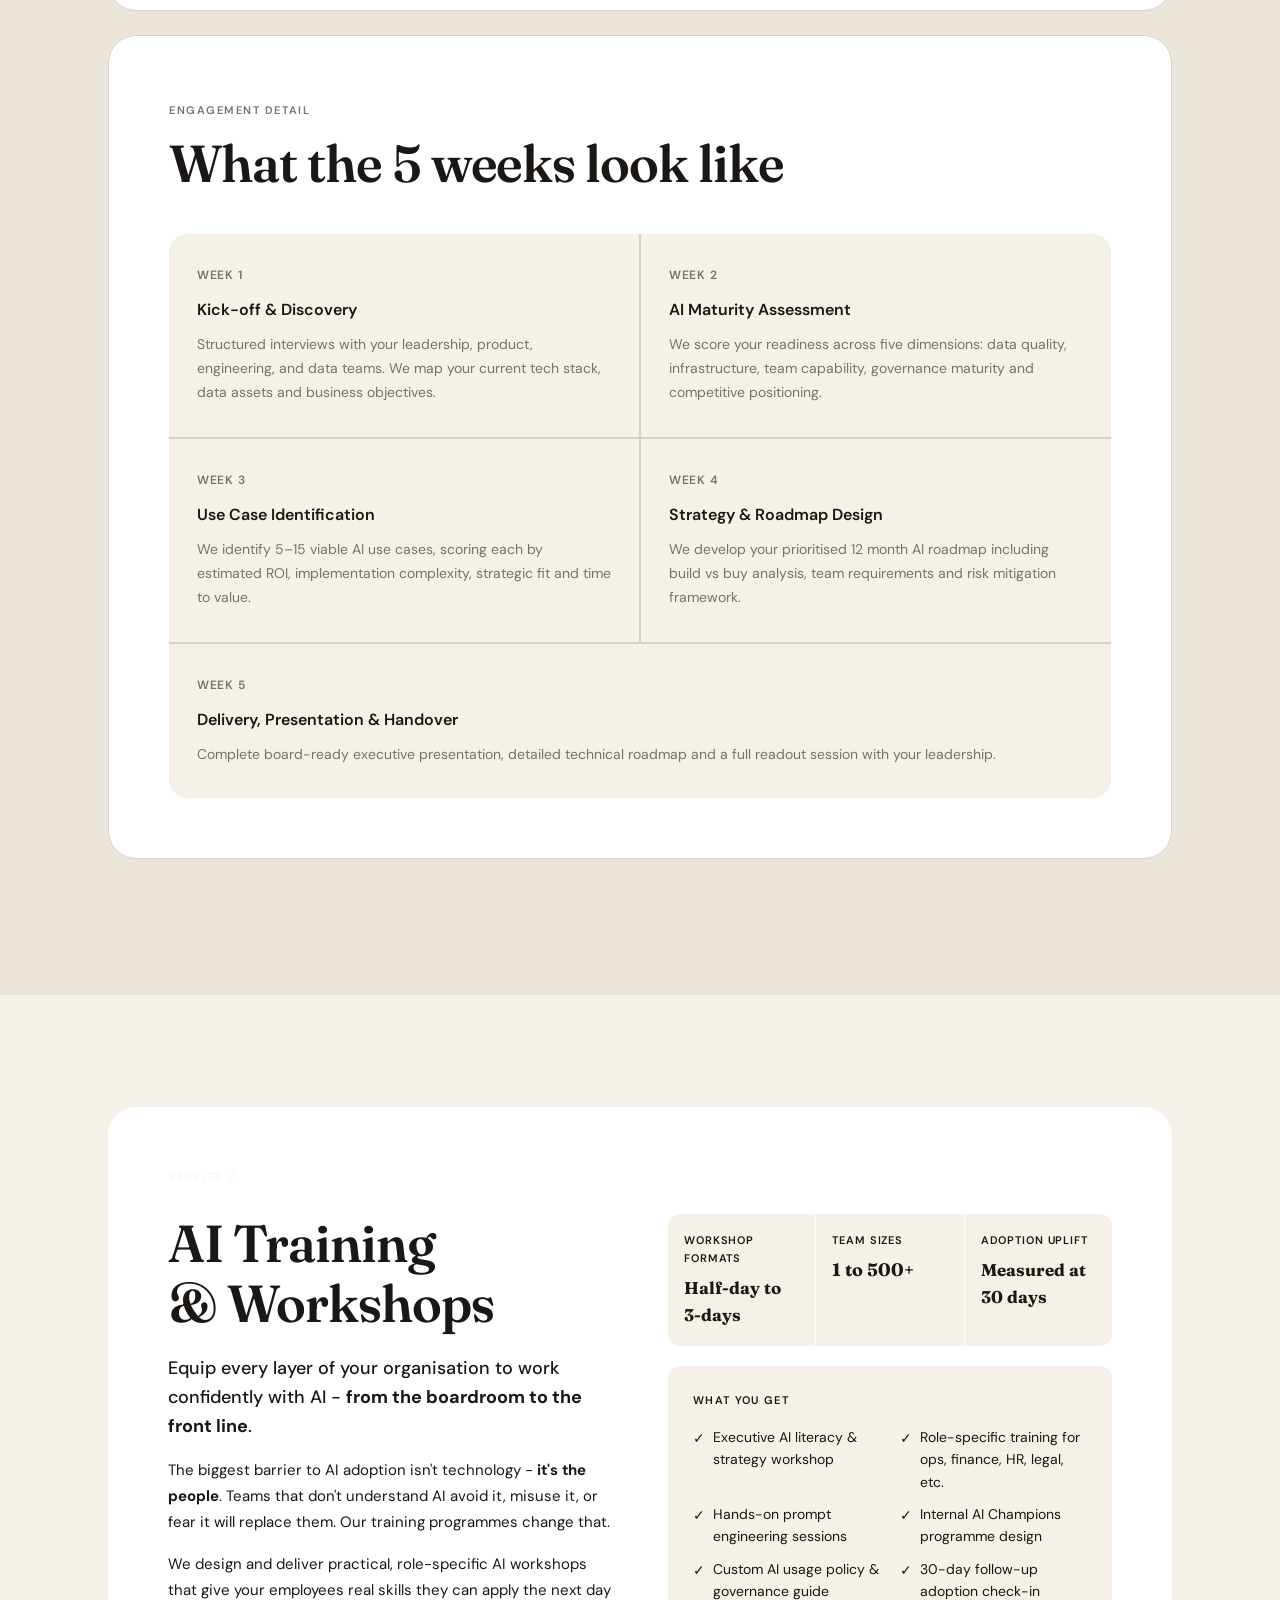
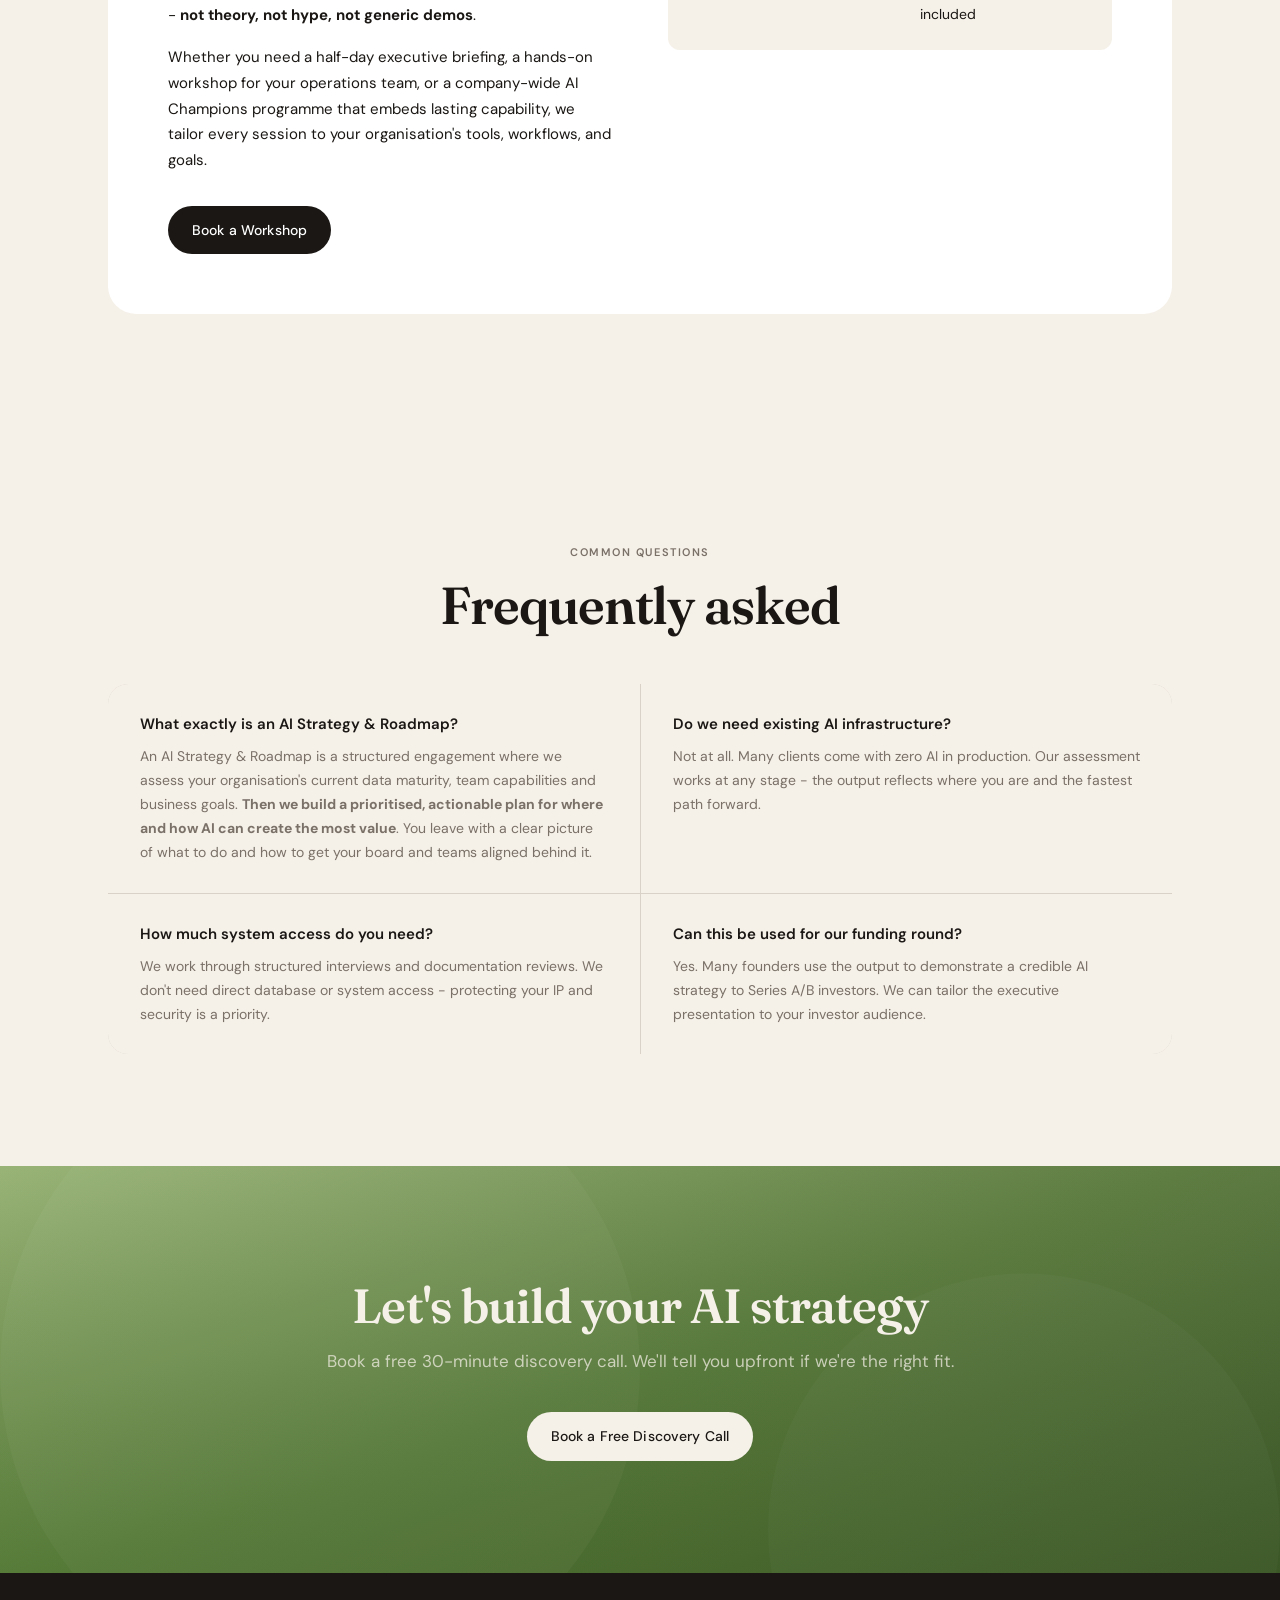
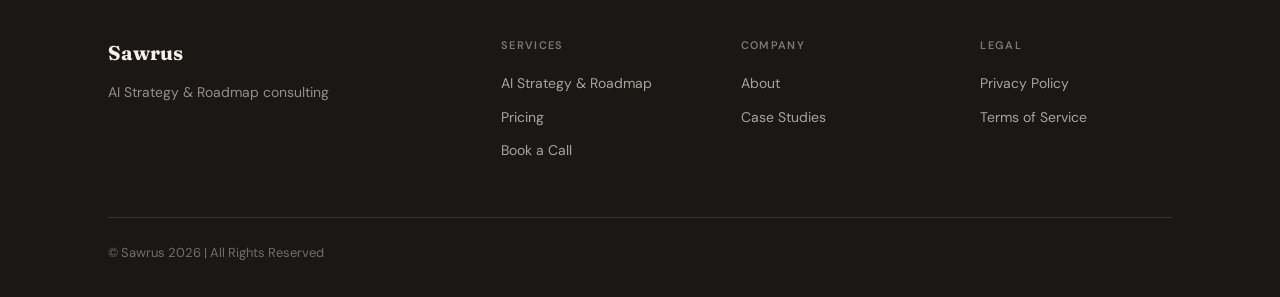
<file: services.html>
<!DOCTYPE html>
<html lang="en">

<head>
  <meta charset="UTF-8" />
  <meta name="viewport" content="width=device-width, initial-scale=1.0" />
  <title>AI Strategy & Roadmap</title>
  <link rel="icon" type="image/png" href="/img/Sawrus-v2.png">
  <meta name="description"
    content="Sawrus's AI Strategy & Roadmap engagement delivers a clear, prioritised AI plan for your startup in 3–5 weeks. Use case mapping, maturity audit, and board-ready documentation." />
  <meta name="keywords"
    content="AI strategy service, AI roadmap startup, AI maturity assessment, startup AI planning, AI consulting engagement" />
  <link rel="canonical" href="https://sawrus.com/services.html" />
  <meta property="og:title" content="AI Strategy & Roadmap — Sawrus" />
  <meta property="og:description"
    content="A focused 3–5 week engagement that produces a concrete, board-ready AI strategy for your startup." />
  <script
    type="application/ld+json">{"@context":"https://schema.org","@type":"Service","name":"AI Strategy & Roadmap","provider":{"@type":"Organization","name":"Sawrus"},"description":"A 3–5 week AI consulting engagement that delivers a prioritised AI strategy and 12–18 month implementation roadmap for startups.","serviceType":"AI Strategy Consulting"}</script>
  <link rel="stylesheet" href="styles.css" />
</head>

<body>

  <nav class="nav" id="nav">
    <a href="index.html" class="nav-logo">Sawrus</a>
    <div class="nav-links">
      <a href="index.html">Home</a>
      <a href="services.html" class="active">Services</a>
      <a href="about.html" class="active">About</a>
      <a href="pricing.html">Pricing</a>
      <a href="index.html#process">How it Works</a>
      <a href="contact.html" class="btn btn-primary nav-cta" style="color:var(--white);">Book a Call</a>
    </div>
    <button class="nav-hamburger" id="hamburger" aria-label="Open menu"><span></span><span></span><span></span></button>
  </nav>
  <div class="mobile-nav" id="mobileNav">
    <a href="index.html#benefits">Benefits</a>
    <a href="services.html">Services</a>
    <a href="pricing.html">Pricing</a>
    <a href="index.html#process">How it Works</a>
    <a href="contact.html" class="btn btn-primary">Book a Call</a>
  </div>

  <!-- HERO -->
  <section class="section services-inline-002">
    <div class="container services-hero-intro">
      <p class="overline reveal">Our Service</p>
      <h1 class="reveal d1 services-inline-003">One service.<br /><em class="services-inline-004">Exceptional
          depth.</em></h1>
      <p class="reveal d2 services-inline-005">We focus
        exclusively on AI Strategy & Roadmap engagements for businesses. This focus means you get a partner who has done
        this dozens of times.</p>
    </div>
  </section>

  <!-- SERVICE DETAIL -->
  <section class="section section-alt">
    <div class="container">

      <!-- Main service card -->
      <div class="services-inline-006">
        <p class="overline">Service 1.</p>
        <div class="services-inline-007">
          <div>
            <h2 class="services-inline-008">AI Strategy<br />&amp; Roadmap</h2>
            <p class="services-inline-009">
              Know exactly where AI will move the needle in your business and have a <strong>clear, prioritised plan to
                get
                there</strong>.</p>
            <p class="services-inline-010">Most organisations know AI matters. Few know where to start,
              what to prioritise, or how to avoid the common pitfalls that turn expensive pilots into abandoned
              projects.</p>
            <p class="services-inline-010">Our AI Strategy &amp; Roadmap engagement gives your
              team a clear, honest view of where your organisation stands today, where AI can create the most measurable
              value and a phased action plan to get there responsibly.</p>
            <p class="services-inline-011">We assess your data infrastructure, team capabilities, and
              competitive landscape then <strong>translate that into a concrete roadmap your
                board, IT team, and operational leads can all align behind</strong>.</p>
            <a href="contact.html" class="btn btn-primary">Start the Engagement</a>
          </div>
          <div>
            <!-- Metrics strip -->
            <div class="services-inline-012">
              <div class="services-inline-013">
                <div class="services-inline-014">
                  Duration</div>
                <div class="services-inline-015">3–5 weeks
                </div>
              </div>
              <div class="services-inline-013">
                <div class="services-inline-014">
                  Use cases</div>
                <div class="services-inline-015">5–15 avg.
                </div>
              </div>
              <div class="services-inline-013">
                <div class="services-inline-014">
                  ROI horizon</div>
                <div class="services-inline-015">12 months
                </div>
              </div>
            </div>
            <!-- Deliverables -->
            <div class="services-inline-016">
              <p class="overline services-inline-017">What You Get</p>
              <div class="services-inline-018">
                <div class="services-inline-019">
                  <span class="services-inline-020">✓</span>
                  AI maturity assessment (5 dimensions)
                </div>
                <div class="services-inline-019">
                  <span class="services-inline-020">✓</span>
                  Prioritised use case map with ROI estimates
                </div>
                <div class="services-inline-019">
                  <span class="services-inline-020">✓</span>
                  12 month phased roadmap
                </div>
                <div class="services-inline-019">
                  <span class="services-inline-020">✓</span>
                  Build vs buy vs partner recommendation
                </div>
                <div class="services-inline-019">
                  <span class="services-inline-020">✓</span>
                  Risk &amp; governance framework
                </div>
                <div class="services-inline-019">
                  <span class="services-inline-020">✓</span>
                  Board-ready executive presentation
                </div>
              </div>
            </div>
            <!-- Who its for -->
            <div class="services-inline-021">
              <p class="services-inline-022">
                Who This Is For</p>
              <div class="services-inline-023">
                <div class="services-inline-024">
                  <span class="services-inline-025">→</span>Seed to Series B startups planning
                  their first AI initiative
                </div>
                <div class="services-inline-024">
                  <span class="services-inline-025">→</span>Technical Founders wanting external
                  validation
                </div>
                <div class="services-inline-024">
                  <span class="services-inline-025">→</span>CEOs preparing board or investor
                  presentations on AI
                </div>
                <div class="services-inline-024">
                  <span class="services-inline-025">→</span>Teams that have tried AI but lack
                  direction
                </div>
              </div>
            </div>
          </div>
        </div>
      </div>

      <!-- 5-week breakdown -->
      <div class="services-inline-006">
        <p class="overline">Engagement Detail</p>
        <h2 class="services-inline-026">What the 5 weeks look like</h2>
        <div class="services-inline-027">
          <div class="services-inline-028">
            <div class="services-inline-029">WEEK
              1</div>
            <h4 class="services-inline-030">Kick-off &amp; Discovery</h4>
            <p class="services-inline-031">Structured interviews with your leadership, product, engineering, and data
              teams.
              We map your current tech stack, data assets and business objectives.</p>
          </div>
          <div class="services-inline-028">
            <div class="services-inline-029">WEEK
              2</div>
            <h4 class="services-inline-030">AI Maturity Assessment</h4>
            <p class="services-inline-031">We score your readiness across five dimensions: data quality, infrastructure,
              team capability, governance maturity and competitive positioning.</p>
          </div>
          <div class="services-inline-028">
            <div class="services-inline-029">WEEK
              3</div>
            <h4 class="services-inline-030">Use Case Identification</h4>
            <p class="services-inline-031">We identify 5–15 viable AI use cases, scoring each by estimated ROI,
              implementation complexity, strategic fit and time to value.</p>
          </div>
          <div class="services-inline-028">
            <div class="services-inline-029">WEEK
              4</div>
            <h4 class="services-inline-030">Strategy &amp; Roadmap Design</h4>
            <p class="services-inline-031">We develop your prioritised 12 month AI roadmap including build vs buy
              analysis, team requirements and risk mitigation framework.</p>
          </div>
          <div class="services-inline-032">
            <div class="services-inline-029">WEEK
              5</div>
            <h4 class="services-inline-030">Delivery, Presentation &amp; Handover</h4>
            <p class="services-inline-031">Complete board-ready executive presentation, detailed technical roadmap and a
              full readout session with your leadership.</p>
          </div>
        </div>
      </div>

    </div>
  </section>

  <!-- ══════════════════════════════════════════════════════════
     SERVICE 2. — AI TRAINING & WORKSHOPS 
════════════════════════════════════════════════════════════ -->
  <section class="section services-inline-033" id="service03">
    <div class="container">

      <div class="services-inline-034">
        <div class="services-inline-035">
          <p class="overline services-inline-036">Service 2.</p>
        </div>

        <div class="services-inline-007">
          <div>
            <h2 class="services-inline-037">AI Training<br />&amp; Workshops</h2>
            <p class="services-inline-038">
              Equip every layer of your organisation to work confidently with AI - <strong>from the boardroom to the
                front line</strong>.
            </p>
            <p class="services-inline-039">The biggest barrier to AI adoption
              isn't technology - <strong>it's the people</strong>. Teams that don't understand AI avoid it, misuse it,
              or fear it will
              replace them. Our training programmes change that.</p>
            <p class="services-inline-039">We design and deliver practical,
              role-specific AI workshops that give your employees real skills they can apply the next day - <strong>not
                theory,
                not hype, not generic demos</strong>.</p>
            <p class="services-inline-040">Whether you need a half-day
              executive briefing, a hands-on workshop for your operations team, or a company-wide AI Champions programme
              that embeds lasting capability, we tailor every session to your organisation's tools, workflows, and
              goals.</p>
            <a href="contact.html" class="btn btn-cream services-inline-041">Book a
              Workshop</a>
          </div>

          <div>
            <!-- Metrics strip — verbatim from screenshot -->
            <div class="services-inline-042">
              <div class="services-inline-013">
                <div class="services-inline-043">
                  Workshop formats</div>
                <div class="services-inline-044">Half-day
                  to 3-days</div>
              </div>
              <div class="services-inline-013">
                <div class="services-inline-043">
                  Team sizes</div>
                <div class="services-inline-015">1 to
                  500+</div>
              </div>
              <div class="services-inline-013">
                <div class="services-inline-043">
                  Adoption uplift</div>
                <div class="services-inline-044">Measured
                  at 30 days</div>
              </div>
            </div>

            <!-- Deliverables — verbatim from screenshot -->
            <div class="services-inline-045">
              <p class="services-inline-046">
                What You Get</p>
              <div class="services-inline-018">
                <div class="services-inline-047">
                  <span class="services-inline-048">✓</span>Executive AI literacy
                  &amp; strategy workshop
                </div>
                <div class="services-inline-047">
                  <span class="services-inline-049">✓</span>Role-specific training
                  for ops, finance, HR, legal, etc.
                </div>
                <div class="services-inline-047">
                  <span class="services-inline-048">✓</span>Hands-on prompt
                  engineering sessions
                </div>
                <div class="services-inline-047">
                  <span class="services-inline-048">✓</span>Internal AI Champions
                  programme design
                </div>
                <div class="services-inline-047">
                  <span class="services-inline-048">✓</span>Custom AI usage policy
                  &amp; governance guide
                </div>
                <div class="services-inline-047">
                  <span class="services-inline-048">✓</span>30-day follow-up
                  adoption check-in included
                </div>
              </div>
            </div>
          </div>
        </div>
      </div>

    </div>
  </section>



  <!-- FAQ -->
  <section class="section">
    <div class="container">
      <div class="services-inline-050">
        <p class="overline">Common Questions</p>
        <h2>Frequently asked</h2>
      </div>
      <div class="faq-grid">
        <div class="faq-item">
          <h4>What exactly is an AI Strategy & Roadmap?</h4>
          <p>An AI Strategy & Roadmap is a structured engagement where we assess your organisation's current data
            maturity, team capabilities and business goals. <strong>Then we build a prioritised, actionable plan for
              where and
              how AI can create the most value</strong>. You leave with a clear picture of what to do and how to get
            your board and
            teams aligned behind it.</p>
        </div>
        <div class="faq-item">
          <h4>Do we need existing AI infrastructure?</h4>
          <p>Not at all. Many clients come with zero AI in production. Our assessment works at any stage - the output
            reflects where you are and the fastest path forward.</p>
        </div>
        <div class="faq-item">
          <h4>How much system access do you need?</h4>
          <p>We work through structured interviews and documentation reviews. We don't need direct database or system
            access - protecting your IP and security is a priority.</p>
        </div>
        <div class="faq-item">
          <h4>Can this be used for our funding round?</h4>
          <p>Yes. Many founders use the output to demonstrate a credible AI strategy to Series A/B investors. We can
            tailor the executive presentation to your investor audience.</p>
        </div>
      </div>
    </div>
  </section>


  <section class="cta-banner">
    <div class="container services-inline-051">
      <h2>Let's build your AI strategy</h2>
      <p>Book a free 30-minute discovery call. We'll tell you upfront if we're the right fit.</p>
      <a href="contact.html" class="btn btn-cream">Book a Free Discovery Call</a>
    </div>
  </section>

  <footer class="footer">
    <div class="container">
      <div class="footer-grid">
        <div>
          <div class="footer-logo">Sawrus</div>
          <p class="footer-desc">AI Strategy & Roadmap consulting</p>
        </div>
        <div>
          <div class="footer-col-title">Services</div>
          <div class="footer-links">
            <a href="services.html">AI Strategy & Roadmap</a>
            <a href="pricing.html">Pricing</a>
            <a href="contact.html">Book a Call</a>
          </div>
        </div>
        <div>
          <div class="footer-col-title">Company</div>
          <div class="footer-links">
            <a href="about.html">About</a>
            <a href="#">Case Studies</a>
          </div>
        </div>
        <div>
          <div class="footer-col-title">Legal</div>
          <div class="footer-links">
            <a href="privacy.html">Privacy Policy</a>
            <a href="terms.html">Terms of Service</a>
          </div>
        </div>
      </div>
      <div class="footer-bottom">
        <p>© Sawrus 2026 | All Rights Reserved</p>
      </div>
    </div>
  </footer>

  <script>
    const nav = document.getElementById('nav');
    window.addEventListener('scroll', () => nav.classList.toggle('scrolled', window.scrollY > 20));
    document.getElementById('hamburger').addEventListener('click', () => document.getElementById('mobileNav').classList.toggle('open'));
  </script>
</body>

</html>
</file>
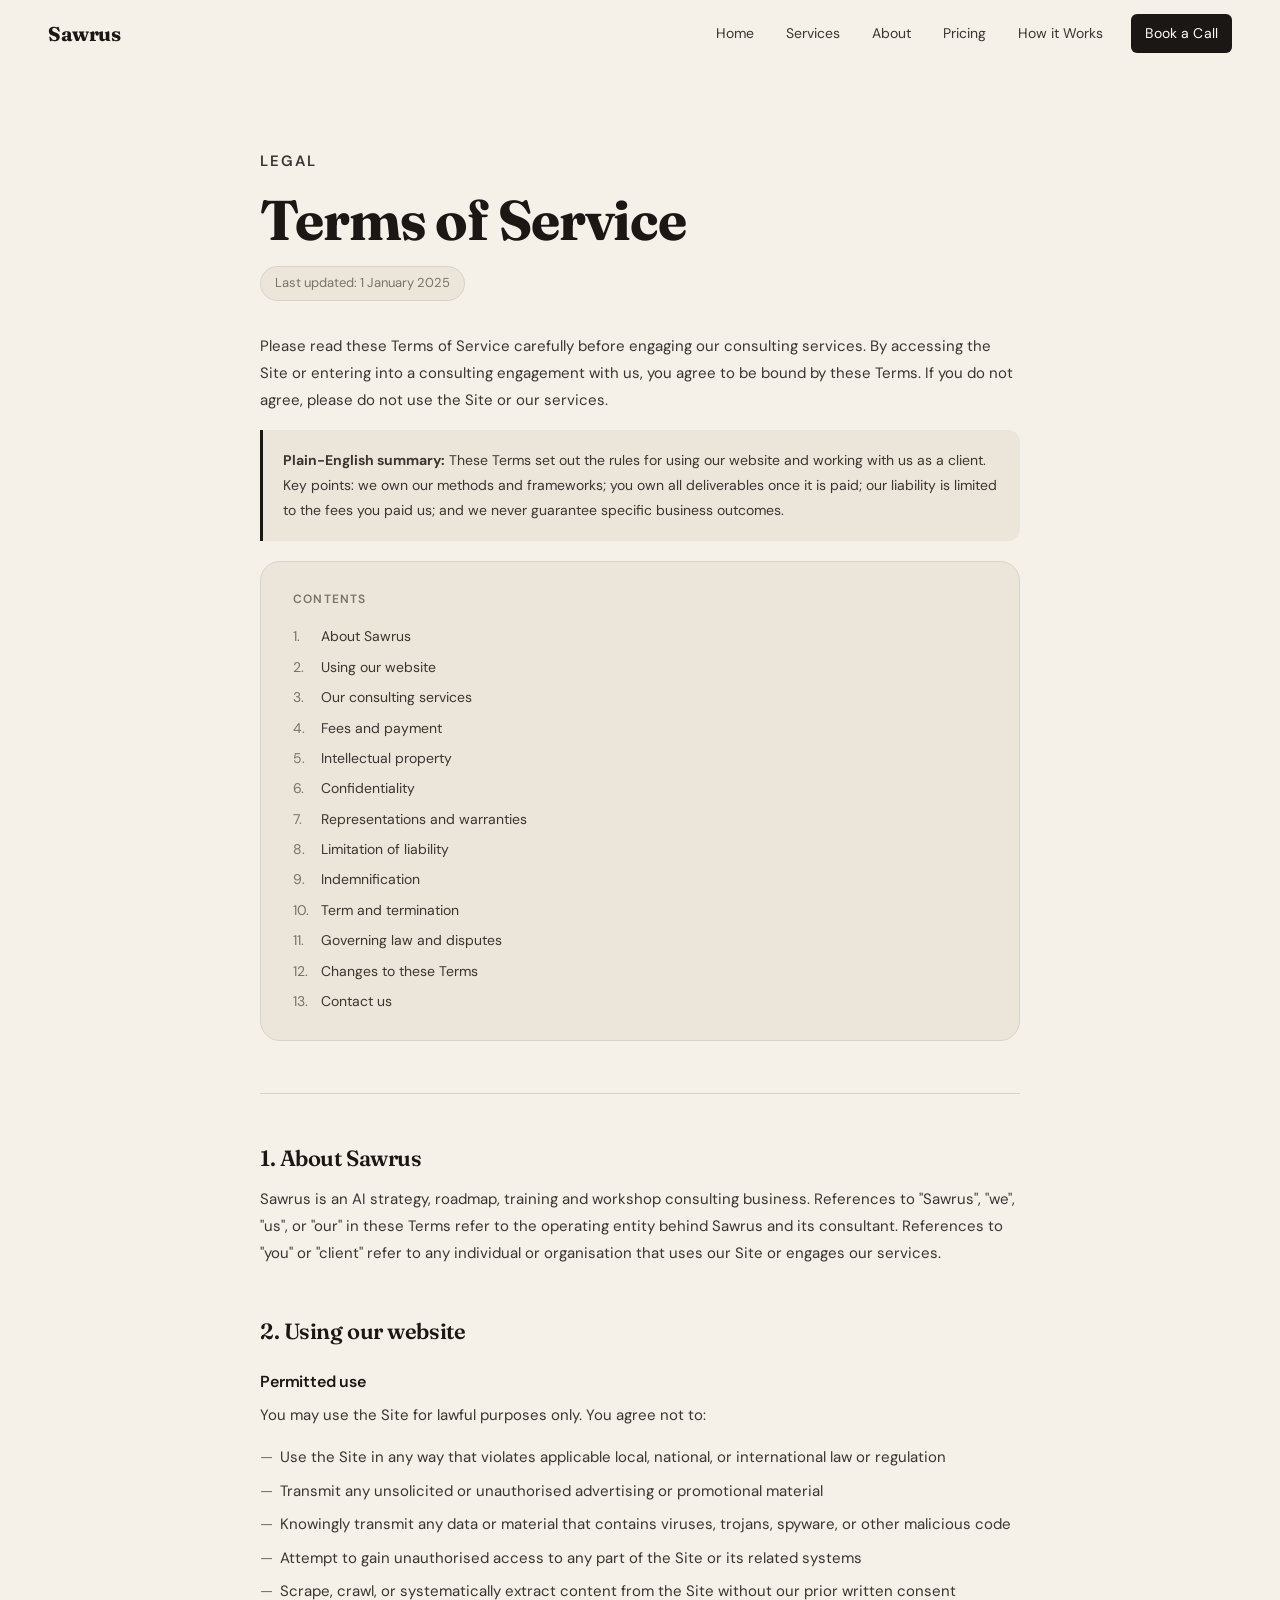
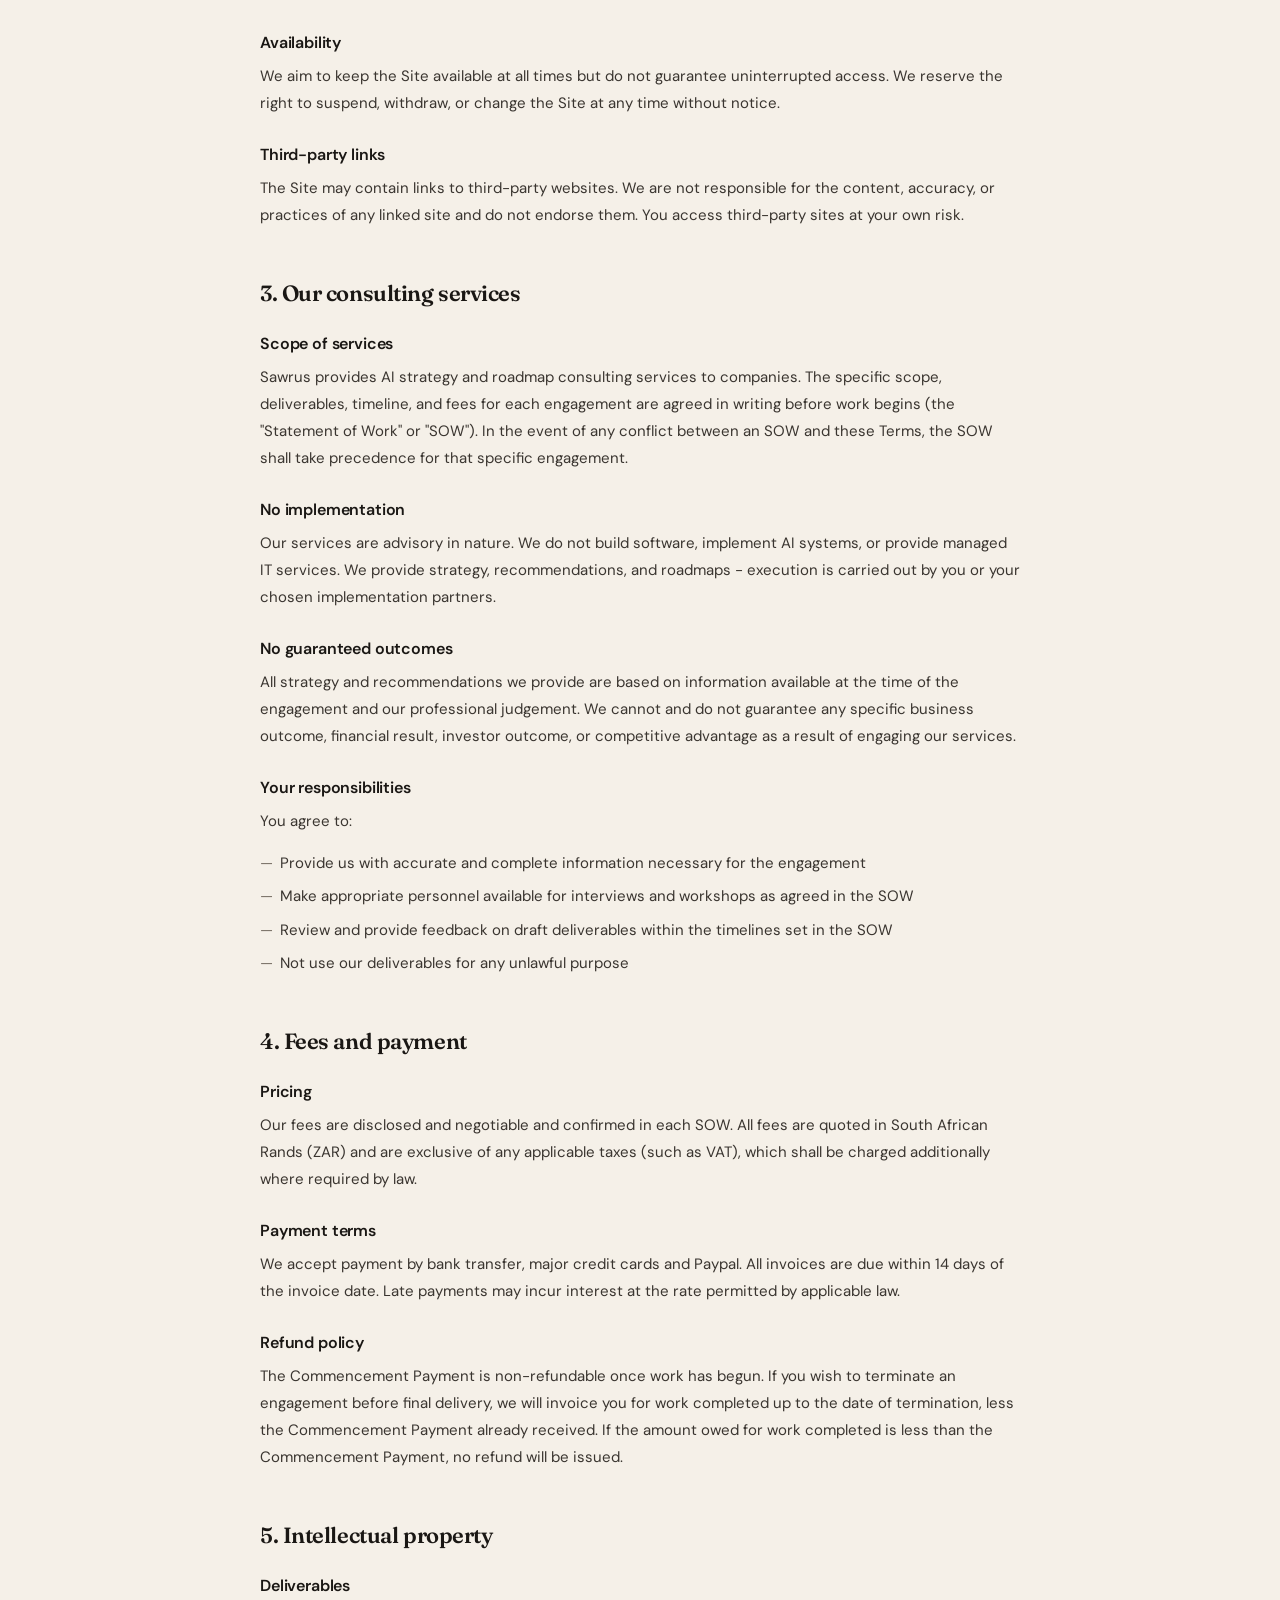
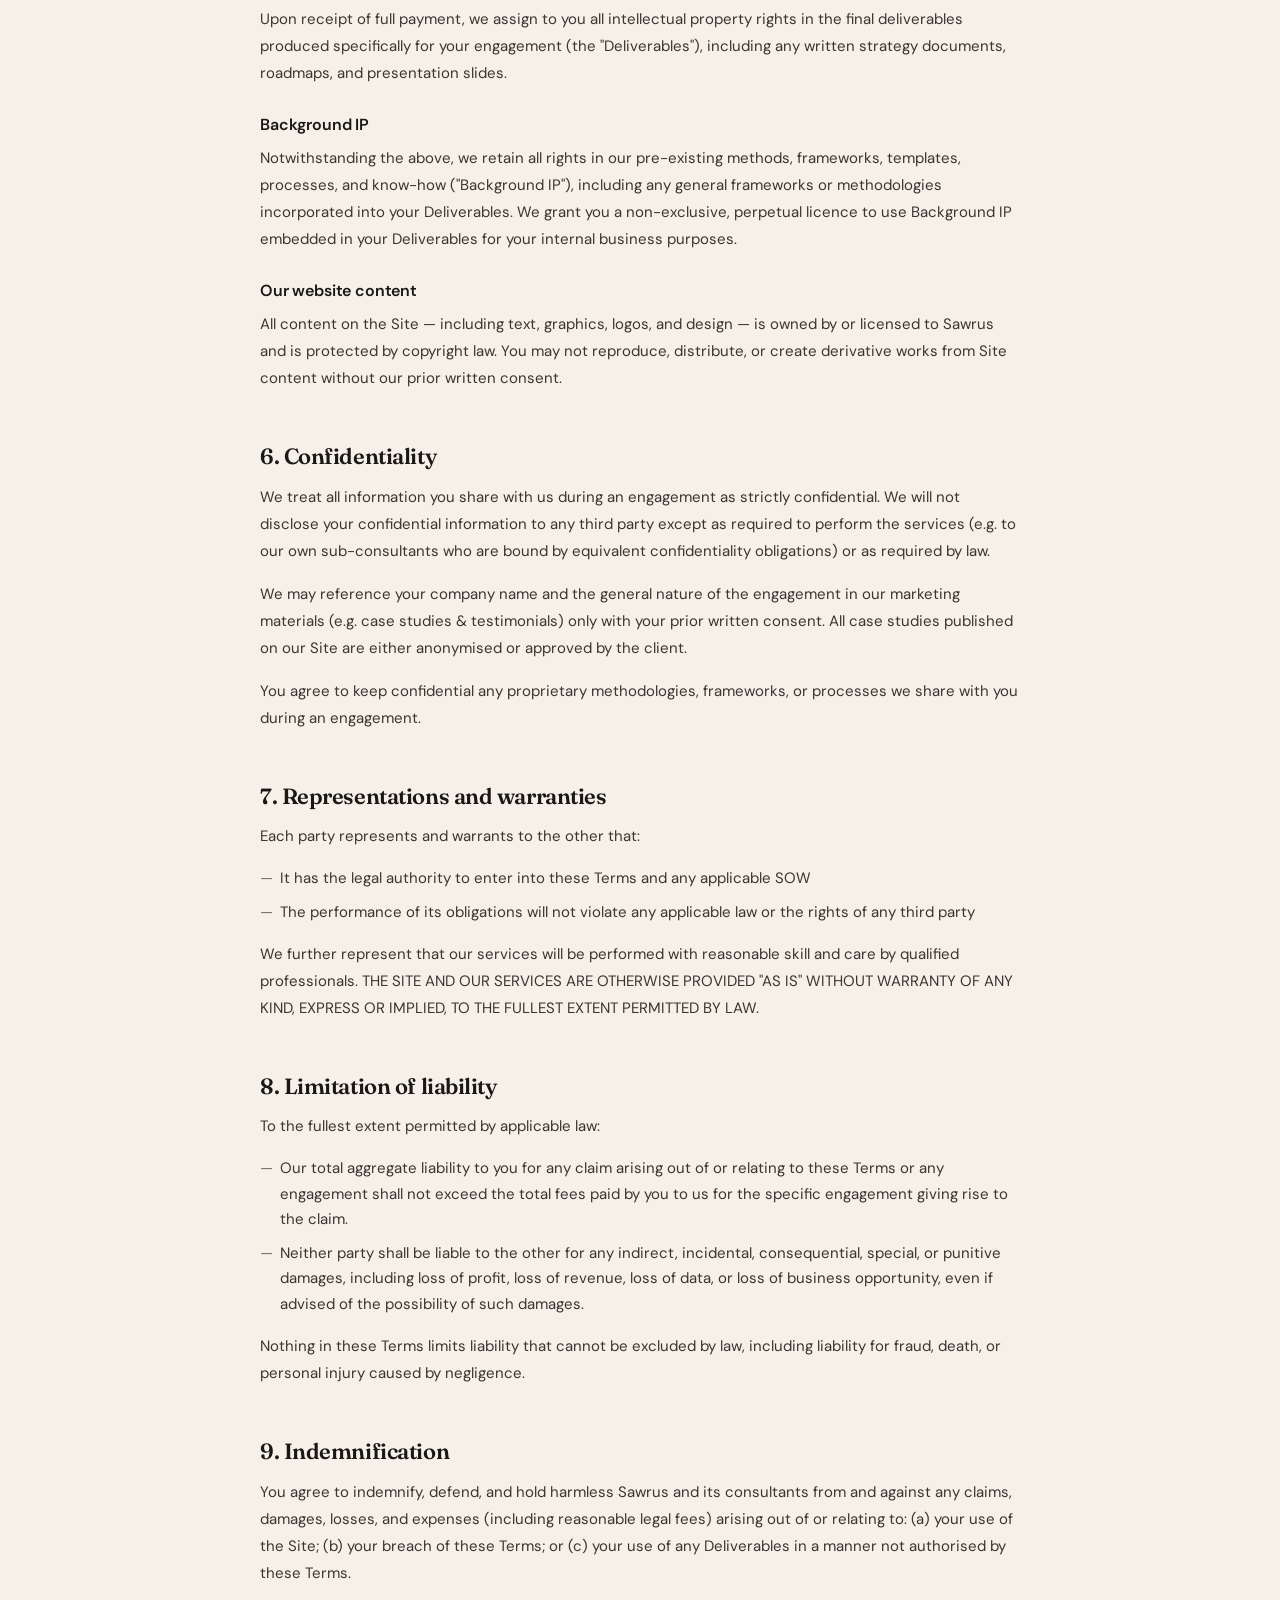
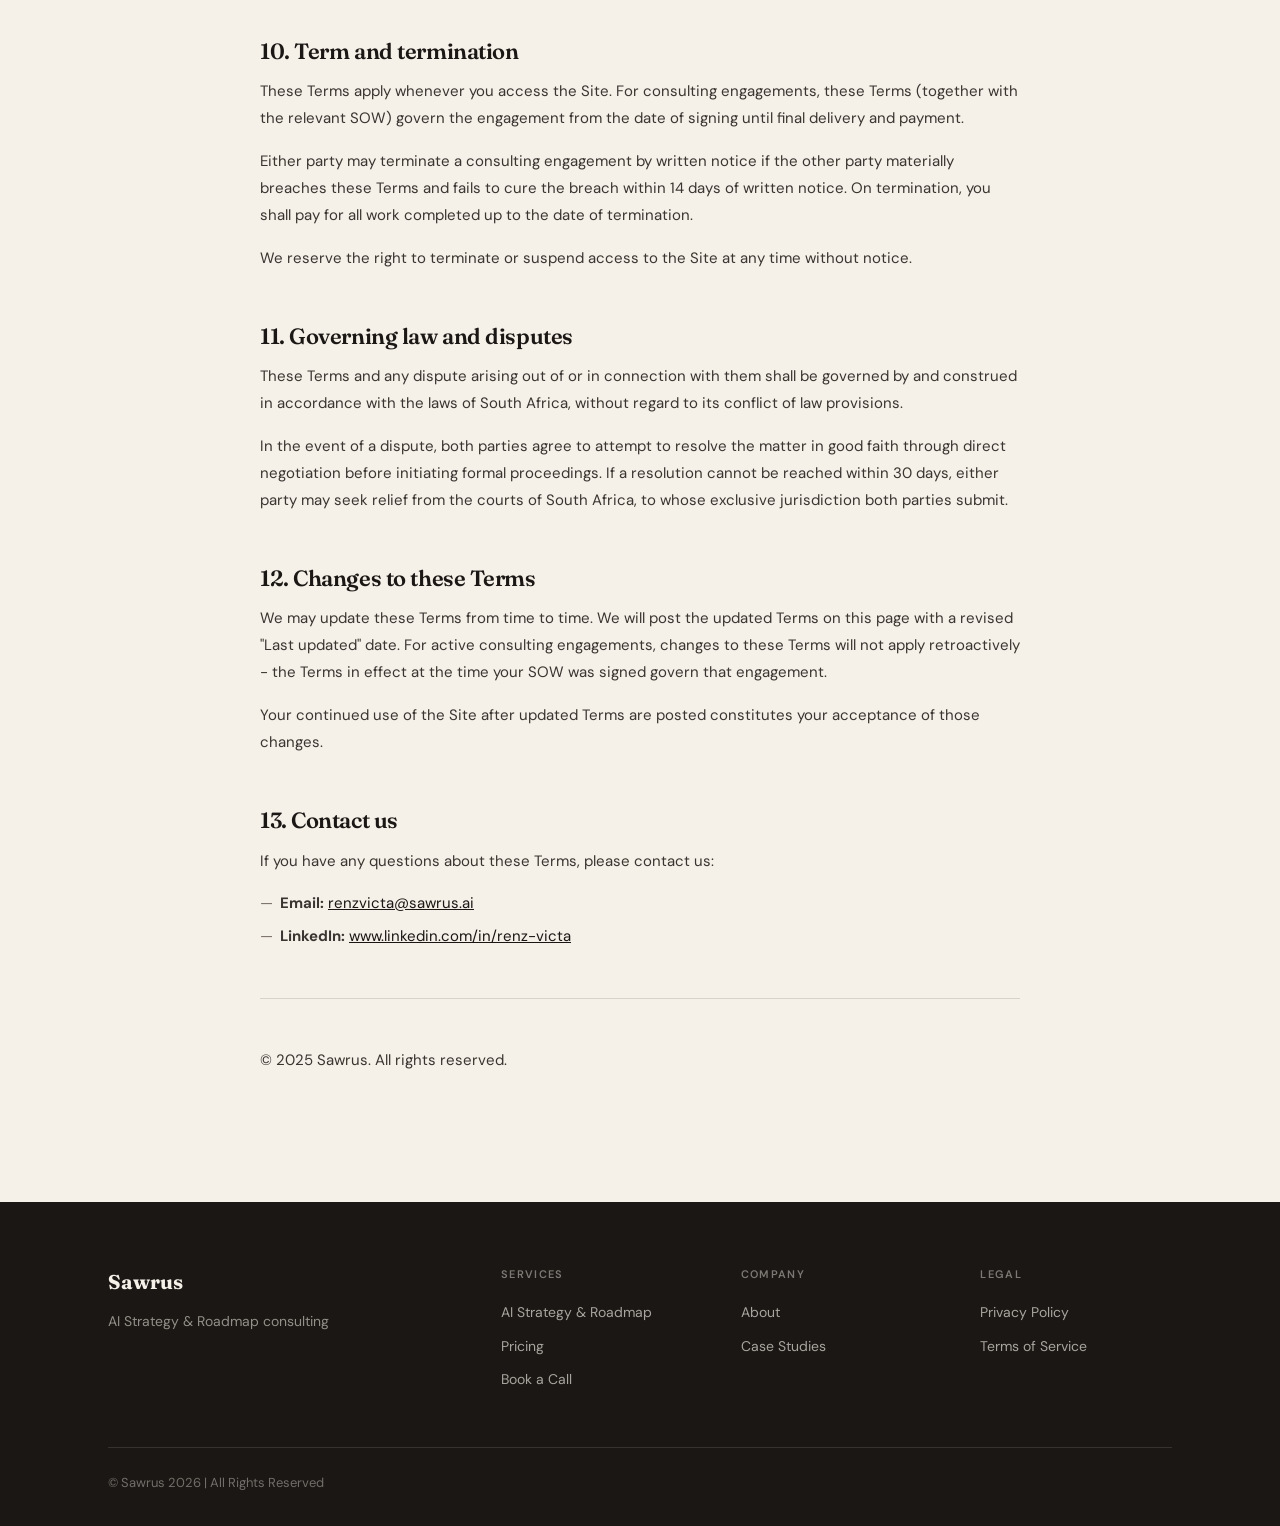
<file: terms.html>
<!DOCTYPE html>
<html lang="en">

<head>
  <meta charset="UTF-8" />
  <meta name="viewport" content="width=device-width, initial-scale=1.0" />
  <title>Terms of Service</title>
  <link rel="icon" type="image/png" href="/img/Sawrus-v2.png">
  <meta name="description"
    content="Sawrus Terms of Service. These terms govern your use of our website and consulting services." />
  <link rel="canonical" href="https://sawrus.com/terms.html" />
  <meta name="robots" content="noindex, follow" />
  <link rel="stylesheet" href="styles.css" />

</head>

<body>

  <nav class="nav" id="nav">
    <a href="index.html" class="nav-logo">Sawrus</a>
    <div class="nav-links">
      <a href="index.html">Home</a>
      <a href="services.html">Services</a>
      <a href="about.html">About</a>
      <a href="pricing.html">Pricing</a>
      <a href="index.html#process">How it Works</a>
      <a href="contact.html" class="btn btn-primary nav-cta" style="color:var(--white);">Book a Call</a>
    </div>
    <button class="nav-hamburger" id="hamburger" aria-label="Open menu"><span></span><span></span><span></span></button>
  </nav>
  <div class="mobile-nav" id="mobileNav">
    <a href="index.html#benefits">Benefits</a>
    <a href="services.html">Services</a>
    <a href="pricing.html">Pricing</a>
    <a href="index.html#process">How it Works</a>
    <a href="contact.html" class="btn btn-primary">Book a Call</a>
  </div>

  <section class="section terms-inline-002">
    <div class="container">
      <div class="legal-body">

        <p class="overline">Legal</p>
        <h1 class="terms-inline-003">Terms of Service</h1>
        <span class="last-updated">Last updated: 1 January 2025</span>

        <p>Please read these Terms of Service carefully before engaging our consulting services. By accessing the Site
          or
          entering into a consulting engagement with us, you agree to be bound by these Terms. If you do not agree,
          please do not use the Site or our services.
        </p>

        <div class="highlight-box">
          <p><strong>Plain-English summary:</strong> These Terms set out the rules for using our website and working
            with us as a client. Key points: we own our methods and frameworks; you own all deliverables once it is
            paid; our liability is limited to the fees you paid us; and we never guarantee specific business
            outcomes.</p>
        </div>

        <div class="toc">
          <h4>Contents</h4>
          <ol>
            <li><a href="#t1">About Sawrus</a></li>
            <li><a href="#t2">Using our website</a></li>
            <li><a href="#t3">Our consulting services</a></li>
            <li><a href="#t4">Fees and payment</a></li>
            <li><a href="#t5">Intellectual property</a></li>
            <li><a href="#t6">Confidentiality</a></li>
            <li><a href="#t7">Representations and warranties</a></li>
            <li><a href="#t8">Limitation of liability</a></li>
            <li><a href="#t9">Indemnification</a></li>
            <li><a href="#t10">Term and termination</a></li>
            <li><a href="#t11">Governing law and disputes</a></li>
            <li><a href="#t12">Changes to these Terms</a></li>
            <li><a href="#t13">Contact us</a></li>
          </ol>
        </div>

        <hr class="legal-divider" />

        <h2 id="t1">1. About Sawrus</h2>
        <p>Sawrus is an AI strategy, roadmap, training and workshop consulting business. References to "Sawrus", "we",
          "us", or "our" in
          these Terms refer to the operating entity behind Sawrus and its consultant. References to "you" or "client"
          refer to any individual or organisation that uses our Site or engages our services.</p>

        <h2 id="t2">2. Using our website</h2>
        <h3>Permitted use</h3>
        <p>You may use the Site for lawful purposes only. You agree not to:</p>
        <ul>
          <li>Use the Site in any way that violates applicable local, national, or international law or regulation</li>
          <li>Transmit any unsolicited or unauthorised advertising or promotional material</li>
          <li>Knowingly transmit any data or material that contains viruses, trojans, spyware, or other malicious code
          </li>
          <li>Attempt to gain unauthorised access to any part of the Site or its related systems</li>
          <li>Scrape, crawl, or systematically extract content from the Site without our prior written consent</li>
        </ul>

        <h3>Availability</h3>
        <p>We aim to keep the Site available at all times but do not guarantee uninterrupted access. We reserve the
          right to suspend, withdraw, or change the Site at any time without notice.</p>

        <h3>Third-party links</h3>
        <p>The Site may contain links to third-party websites. We are not responsible for the content, accuracy, or
          practices of any linked site and do not endorse them. You access third-party sites at your own risk.</p>

        <h2 id="t3">3. Our consulting services</h2>
        <h3>Scope of services</h3>
        <p>Sawrus provides AI strategy and roadmap consulting services to companies. The specific scope, deliverables,
          timeline, and fees for each engagement are agreed in writing before work begins (the "Statement of Work" or
          "SOW"). In the event of any conflict between an SOW and these Terms, the SOW shall take precedence for that
          specific engagement.</p>

        <h3>No implementation</h3>
        <p>Our services are advisory in nature. We do not build software, implement AI systems, or provide managed IT
          services. We provide strategy, recommendations, and roadmaps - execution is carried out by you or your chosen
          implementation partners.</p>

        <h3>No guaranteed outcomes</h3>
        <p>All strategy and recommendations we provide are based on information available at the time of the engagement
          and our professional judgement. We cannot and do not guarantee any specific business outcome, financial
          result, investor outcome, or competitive advantage as a result of engaging our services.</p>

        <h3>Your responsibilities</h3>
        <p>You agree to:</p>
        <ul>
          <li>Provide us with accurate and complete information necessary for the engagement</li>
          <li>Make appropriate personnel available for interviews and workshops as agreed in the SOW</li>
          <li>Review and provide feedback on draft deliverables within the timelines set in the SOW</li>
          <li>Not use our deliverables for any unlawful purpose</li>
        </ul>

        <h2 id="t4">4. Fees and payment</h2>
        <h3>Pricing</h3>
        <p>Our fees are disclosed and negotiable and confirmed in each SOW. All fees are quoted in South African Rands
          (ZAR)
          and are exclusive of any applicable taxes (such as VAT), which shall be charged additionally where required by
          law.</p>

        <h3>Payment terms</h3>
        <p>We accept payment by bank transfer, major credit cards and Paypal. All invoices are due within 14 days of the
          invoice
          date. Late payments may incur interest at the rate permitted by applicable law.</p>

        <h3>Refund policy</h3>
        <p>The Commencement Payment is non-refundable once work has begun. If you wish to terminate an engagement before
          final delivery, we will invoice you for work completed up to the date of termination, less the Commencement
          Payment already received. If the amount owed for work completed is less than the Commencement Payment, no
          refund will be issued.</p>

        <h2 id="t5">5. Intellectual property</h2>
        <h3>Deliverables</h3>
        <p>Upon receipt of full payment, we assign to you all intellectual property rights in the final deliverables
          produced specifically for your engagement (the "Deliverables"), including any written strategy documents,
          roadmaps, and presentation slides.</p>

        <h3>Background IP</h3>
        <p>Notwithstanding the above, we retain all rights in our pre-existing methods, frameworks, templates,
          processes, and know-how ("Background IP"), including any general frameworks or methodologies incorporated into
          your Deliverables. We grant you a non-exclusive, perpetual licence to use Background IP embedded in your
          Deliverables for your internal business purposes.</p>

        <h3>Our website content</h3>
        <p>All content on the Site — including text, graphics, logos, and design — is owned by or licensed to Sawrus and
          is protected by copyright law. You may not reproduce, distribute, or create derivative works from Site content
          without our prior written consent.</p>

        <h2 id="t6">6. Confidentiality</h2>
        <p>We treat all information you share with us during an engagement as strictly confidential. We will not
          disclose your confidential information to any third party except as required to perform the services (e.g. to
          our own sub-consultants who are bound by equivalent confidentiality obligations) or as required by law.</p>
        <p>We may reference your company name and the general nature of the engagement in our marketing materials (e.g.
          case studies & testimonials) only with your prior written consent. All case studies published on our Site are
          either
          anonymised or approved by the client.</p>
        <p>You agree to keep confidential any proprietary methodologies, frameworks, or processes we share with you
          during an engagement.</p>

        <h2 id="t7">7. Representations and warranties</h2>
        <p>Each party represents and warrants to the other that:</p>
        <ul>
          <li>It has the legal authority to enter into these Terms and any applicable SOW</li>
          <li>The performance of its obligations will not violate any applicable law or the rights of any third party
          </li>
        </ul>
        <p>We further represent that our services will be performed with reasonable skill and care by qualified
          professionals. THE SITE AND OUR SERVICES ARE OTHERWISE PROVIDED "AS IS" WITHOUT WARRANTY OF ANY KIND, EXPRESS
          OR IMPLIED, TO THE FULLEST EXTENT PERMITTED BY LAW.</p>

        <h2 id="t8">8. Limitation of liability</h2>
        <p>To the fullest extent permitted by applicable law:</p>
        <ul>
          <li>Our total aggregate liability to you for any claim arising out of or relating to these Terms or any
            engagement shall not exceed the total fees paid by you to us for the specific engagement giving rise to the
            claim.</li>
          <li>Neither party shall be liable to the other for any indirect, incidental, consequential, special, or
            punitive damages, including loss of profit, loss of revenue, loss of data, or loss of business opportunity,
            even if advised of the possibility of such damages.</li>
        </ul>
        <p>Nothing in these Terms limits liability that cannot be excluded by law, including liability for fraud, death,
          or personal injury caused by negligence.</p>

        <h2 id="t9">9. Indemnification</h2>
        <p>You agree to indemnify, defend, and hold harmless Sawrus and its consultants from and against any claims,
          damages, losses, and expenses (including reasonable legal fees) arising out of or relating to: (a) your use of
          the Site; (b) your breach of these Terms; or (c) your use of any Deliverables in a manner not authorised by
          these Terms.</p>

        <h2 id="t10">10. Term and termination</h2>
        <p>These Terms apply whenever you access the Site. For consulting engagements, these Terms (together with the
          relevant SOW) govern the engagement from the date of signing until final delivery and payment.</p>
        <p>Either party may terminate a consulting engagement by written notice if the other party materially breaches
          these Terms and fails to cure the breach within 14 days of written notice. On termination, you shall pay for
          all work completed up to the date of termination.</p>
        <p>We reserve the right to terminate or suspend access to the Site at any time without notice.</p>

        <h2 id="t11">11. Governing law and disputes</h2>
        <p>These Terms and any dispute arising out of or in connection with them shall be governed by and construed in
          accordance with the laws of South Africa, without regard to its conflict of law provisions.</p>
        <p>In the event of a dispute, both parties agree to attempt to resolve the matter in good faith through direct
          negotiation before initiating formal proceedings. If a resolution cannot be reached within 30 days, either
          party may seek relief from the courts of South Africa, to whose exclusive jurisdiction both parties
          submit.</p>

        <h2 id="t12">12. Changes to these Terms</h2>
        <p>We may update these Terms from time to time. We will post the updated Terms on this page with a revised "Last
          updated" date. For active consulting engagements, changes to these Terms will not apply retroactively - the
          Terms in effect at the time your SOW was signed govern that engagement.</p>
        <p>Your continued use of the Site after updated Terms are posted constitutes your acceptance of those changes.
        </p>

        <h2 id="t13">13. Contact us</h2>
        <p>If you have any questions about these Terms, please contact us:</p>
        <ul>
          <li><strong>Email:</strong> <a href="mailto:renzvicta@sawrus.ai">renzvicta@sawrus.ai</a></li>
          <li><strong>LinkedIn:</strong> <a
              href="https://www.linkedin.com/in/renz-victa/">www.linkedin.com/in/renz-victa</a></li>
        </ul>

        <hr class="legal-divider" />
        <p class="terms-inline-004">© 2025 Sawrus. All rights reserved.</p>

      </div>
    </div>
  </section>

  <footer class="footer">
    <div class="container">
      <div class="footer-grid">
        <div>
          <div class="footer-logo">Sawrus</div>
          <p class="footer-desc">AI Strategy & Roadmap consulting</p>
        </div>
        <div>
          <div class="footer-col-title">Services</div>
          <div class="footer-links">
            <a href="services.html">AI Strategy & Roadmap</a>
            <a href="pricing.html">Pricing</a>
            <a href="contact.html">Book a Call</a>
          </div>
        </div>
        <div>
          <div class="footer-col-title">Company</div>
          <div class="footer-links">
            <a href="about.html">About</a>
            <a href="#">Case Studies</a>
          </div>
        </div>
        <div>
          <div class="footer-col-title">Legal</div>
          <div class="footer-links">
            <a href="privacy.html">Privacy Policy</a>
            <a href="terms.html">Terms of Service</a>
          </div>
        </div>
      </div>
      <div class="footer-bottom">
        <p>© Sawrus 2026 | All Rights Reserved</p>
      </div>
    </div>
  </footer>

  <script>
    const nav = document.getElementById('nav');
    window.addEventListener('scroll', () => nav.classList.toggle('scrolled', window.scrollY > 20));
    document.getElementById('hamburger').addEventListener('click', () => document.getElementById('mobileNav').classList.toggle('open'));
  </script>
</body>

</html>
</file>
<file: styles.css>
/* ============================================================
   SAWRUS — AI Strategy Consulting
   Reference theme: plugin-value-scrum.figma.site
   ─ Warm cream background, near-black text, dark pill CTAs
   ─ Clean geometric layout, generous whitespace
   Fonts: DM Sans (body/nav) + Fraunces (display headings)
   ============================================================ */
@import url('https://fonts.googleapis.com/css2?family=DM+Sans:ital,opsz,wght@0,9..40,300;0,9..40,400;0,9..40,500;0,9..40,600;1,9..40,300&family=Fraunces:ital,opsz,wght@0,9..144,400;0,9..144,600;0,9..144,700;1,9..144,400;1,9..144,600&display=swap');

/* ── TOKENS ────────────────────────────────────────────────── */
:root {
  --cream: #F5F0E8;
  --cream-deep: #ECE6DA;
  --cream-deeper: #E2DBD0;
  --white: #FFFFFF;
  --ink: #1A1714;
  --ink-soft: #3A3530;
  --muted: #7A7168;
  --border: #D8D2C8;
  --border-light: #E8E2D8;
  --btn-dark-bg: #1A1714;
  --btn-dark-txt: #F5F0E8;
  --font-display: 'Fraunces', Georgia, serif;
  --font-body: 'DM Sans', system-ui, sans-serif;
  --radius-sm: 6px;
  --radius-md: 12px;
  --radius-lg: 20px;
  --radius-xl: 28px;
  --radius-pill: 999px;
  --max-w: 1160px;
  --nav-h: 68px;
  --section-v: clamp(72px, 10vw, 112px);
  --T: 0.22s cubic-bezier(.4, 0, .2, 1);
}

/* ── RESET ─────────────────────────────────────────────────── */
*,
*::before,
*::after {
  box-sizing: border-box;
  margin: 0;
  padding: 0;
}

html {
  scroll-behavior: smooth;
  -webkit-font-smoothing: antialiased;
}

body {
  background: var(--cream);
  color: var(--ink);
  font-family: var(--font-body);
  font-size: 16px;
  line-height: 1.6;
  overflow-x: hidden;
}

img,
svg {
  display: block;
  max-width: 100%;
}

a {
  color: inherit;
  text-decoration: none;
}

ul {
  list-style: none;
}

button {
  cursor: pointer;
  font-family: var(--font-body);
}

input,
textarea,
select {
  font-family: var(--font-body);
}

/* ── TYPOGRAPHY ────────────────────────────────────────────── */
h1 {
  font-family: var(--font-display);
  font-size: clamp(44px, 7vw, 88px);
  font-weight: 700;
  line-height: 1.05;
  letter-spacing: -0.02em;
}

h2 {
  font-family: var(--font-display);
  font-size: clamp(30px, 4.5vw, 52px);
  font-weight: 600;
  line-height: 1.15;
  letter-spacing: -0.02em;
}

h3 {
  font-family: var(--font-display);
  font-size: clamp(20px, 2.5vw, 26px);
  font-weight: 600;
  line-height: 1.25;
  letter-spacing: -0.01em;
}

h4 {
  font-family: var(--font-body);
  font-size: 15px;
  font-weight: 600;
}

p {
  color: var(--muted);
  line-height: 1.72;
}

/* ── LAYOUT ─────────────────────────────────────────────────── */
.container {
  max-width: var(--max-w);
  margin: 0 auto;
  padding: 0 clamp(20px, 4vw, 48px);
}

.section {
  padding: var(--section-v) 0;
}

.section-alt {
  background: var(--cream-deep);
}

.section-white {
  background: var(--white);
}

/* ── OVERLINE LABEL ─────────────────────────────────────────── */
.overline {
  display: inline-block;
  font-size: 11px;
  font-weight: 600;
  letter-spacing: .14em;
  text-transform: uppercase;
  color: var(--muted);
  margin-bottom: 14px;
}

/* ── BUTTONS ─────────────────────────────────────────────────── */
.btn {
  display: inline-flex;
  align-items: center;
  gap: 8px;
  font-family: var(--font-body);
  font-size: 14px;
  font-weight: 500;
  padding: 13px 24px;
  border-radius: var(--radius-pill);
  border: none;
  cursor: pointer;
  transition: all var(--T);
  white-space: nowrap;
  letter-spacing: .01em;
}

.btn-primary {
  background: var(--btn-dark-bg);
  color: var(--white);
}

.btn-primary:hover {
  background: var(--ink-soft);
  transform: translateY(-1px);
}

.btn-secondary {
  background: transparent;
  color: var(--ink);
  border: 1.5px solid var(--border);
}

.btn-secondary:hover {
  border-color: var(--ink-soft);
  background: rgba(26, 23, 20, .04);
}

.btn-cream {
  background: var(--cream);
  color: var(--ink);
}

.btn-cream:hover {
  background: var(--cream-deep);
}

.btn svg {
  width: 16px;
  height: 16px;
  flex-shrink: 0;
}

/* ── NAV ─────────────────────────────────────────────────────── */
.nav {
  position: fixed;
  top: 0;
  left: 0;
  right: 0;
  z-index: 1000;
  height: var(--nav-h);
  display: flex;
  align-items: center;
  justify-content: space-between;
  padding: 0 clamp(20px, 4vw, 48px);
  background: rgba(245, 240, 232, .92);
  backdrop-filter: blur(14px);
  -webkit-backdrop-filter: blur(14px);
  border-bottom: 1px solid transparent;
  transition: border-color var(--T), background var(--T);
}

.nav.scrolled {
  border-bottom-color: var(--border);
  background: rgba(245, 240, 232, .98);
}

.nav-logo {
  font-family: var(--font-display);
  font-size: 20px;
  font-weight: 700;
  color: var(--ink);
  letter-spacing: -.02em;
}

.nav-links {
  display: flex;
  align-items: center;
  gap: 4px;
}

.nav-links a {
  font-size: 14px;
  font-weight: 400;
  color: var(--ink-soft);
  padding: 8px 14px;
  border-radius: var(--radius-sm);
  transition: color var(--T);
}

.nav-links a:hover,
.nav-links a.active {
  color: var(--ink);
}

.nav-cta {
  margin-left: 10px;
}

.nav-hamburger {
  display: none;
  flex-direction: column;
  gap: 5px;
  background: none;
  border: none;
  padding: 6px;
}

.nav-hamburger span {
  display: block;
  width: 22px;
  height: 1.5px;
  background: var(--ink);
  border-radius: 2px;
  transition: all var(--T);
}

.mobile-nav {
  display: none;
  position: fixed;
  top: var(--nav-h);
  left: 0;
  right: 0;
  background: var(--cream);
  border-bottom: 1px solid var(--border);
  z-index: 999;
  flex-direction: column;
  padding: 20px clamp(20px, 4vw, 48px) 28px;
  gap: 2px;
}

.mobile-nav.open {
  display: flex;
}

.mobile-nav a {
  font-size: 17px;
  font-weight: 400;
  color: var(--ink-soft);
  padding: 14px 0;
  border-bottom: 1px solid var(--border-light);
  transition: color var(--T);
}

.mobile-nav a:last-of-type {
  border-bottom: none;
}

.mobile-nav a:hover {
  color: var(--ink);
}

.mobile-nav .btn {
  margin-top: 20px;
}


/* ── HERO ─────────────────────────────────────────────────────── */
.hero {
  padding-top: calc(var(--nav-h) + clamp(56px, 8vw, 96px));
  padding-bottom: 0;
  overflow: hidden;
}

.hero-inner {
  display: grid;
  grid-template-columns: 1fr 1fr;
  gap: 40px;
  align-items: center;
}

.hero-text {
  padding-bottom: clamp(56px, 8vw, 96px);
}

.hero h1 {
  margin-bottom: 24px;
}

.hero h1 em {
  font-style: italic;
  color: var(--muted);
}

.hero-sub {
  max-width: 420px;
  font-size: clamp(15px, 1.4vw, 17px);
  color: var(--muted);
  margin-bottom: 36px;
  line-height: 1.75;
}

.hero-actions {
  display: flex;
  gap: 12px;
  flex-wrap: wrap;
  align-items: center;
}

/* Hero visual panel */
.hero-visual {
  position: relative;
  height: 520px;
  border-radius: var(--radius-xl) var(--radius-xl) 0 0;
  overflow: hidden;
  background: var(--cream-deeper);
  align-self: flex-end;
}

.hero-landscape {
  position: absolute;
  inset: 0;
  background: radial-gradient(ellipse 80% 50% at 50% 110%, rgba(100, 140, 80, .35) 0%, transparent 70%), linear-gradient(180deg, var(--cream-deeper) 0%, #C8D8B0 60%, #8FAD6A 100%);
}

.hero-data-overlay {
  position: absolute;
  inset: 0;
  background: url("data:image/svg+xml,%3Csvg xmlns='http://www.w3.org/2000/svg' width='600' height='520'%3E%3Ccircle cx='120' cy='180' r='5' fill='%231A1714' opacity='.25'/%3E%3Ccircle cx='240' cy='140' r='3' fill='%231A1714' opacity='.2'/%3E%3Ccircle cx='350' cy='200' r='4' fill='%231A1714' opacity='.3'/%3E%3Ccircle cx='460' cy='160' r='3.5' fill='%231A1714' opacity='.2'/%3E%3Ccircle cx='80' cy='250' r='3' fill='%231A1714' opacity='.15'/%3E%3Ccircle cx='510' cy='230' r='4' fill='%231A1714' opacity='.2'/%3E%3Ccircle cx='200' cy='300' r='2.5' fill='%231A1714' opacity='.18'/%3E%3Ccircle cx='400' cy='280' r='3' fill='%231A1714' opacity='.22'/%3E%3Cpath d='M80 250 L120 180 L200 300 L240 140 L350 200 L400 280 L460 160 L510 230' stroke='%231A1714' stroke-width='1' fill='none' opacity='.12'/%3E%3C/svg%3E") center/cover no-repeat;
}

.hero-card {
  position: absolute;
  bottom: 40px;
  left: 50%;
  transform: translateX(-50%);
  width: 280px;
  background: rgba(255, 255, 255, .88);
  backdrop-filter: blur(8px);
  border-radius: var(--radius-lg);
  padding: 20px 24px;
  border: 1px solid rgba(255, 255, 255, .9);
  box-shadow: 0 20px 60px rgba(26, 23, 20, .12);
}

.hero-card-label {
  font-size: 11px;
  font-weight: 600;
  letter-spacing: .1em;
  text-transform: uppercase;
  color: var(--muted);
  margin-bottom: 8px;
}

.hero-card-title {
  font-family: var(--font-display);
  font-size: 15px;
  font-weight: 600;
  color: var(--ink);
  margin-bottom: 14px;
}

.hero-card-bars {
  display: flex;
  flex-direction: column;
  gap: 6px;
}

.hero-card-bar {
  height: 6px;
  background: var(--cream-deeper);
  border-radius: 3px;
  overflow: hidden;
}

.hero-card-bar-fill {
  height: 100%;
  background: var(--ink);
  border-radius: 3px;
}

/* ── TRUSTED STRIP ───────────────────────────────────────────── */
.trusted {
  background: var(--cream-deep);
  border-top: 1px solid var(--border);
  border-bottom: 1px solid var(--border);
  padding: 36px 0;
}

.trusted-inner {
  display: flex;
  align-items: center;
  gap: 24px;
  flex-wrap: wrap;
  justify-content: center;
}

.trusted-label {
  font-size: 12px;
  font-weight: 500;
  color: var(--muted);
  letter-spacing: .06em;
  white-space: nowrap;
  margin-right: 16px;
}

.trusted-logos {
  display: flex;
  align-items: center;
  gap: clamp(20px, 3.5vw, 52px);
  flex-wrap: wrap;
  justify-content: center;
}

.trusted-logo {
  font-family: var(--font-display);
  font-size: 14px;
  font-weight: 600;
  color: var(--muted);
  opacity: .55;
  letter-spacing: -.01em;
  transition: opacity var(--T);
}

.trusted-logo:hover {
  opacity: .85;
}

/* ── BENEFITS SECTION ────────────────────────────────────────── */
.benefits-header {
  max-width: 520px;
  margin: 0 auto 52px;
  text-align: center;
}

.benefits-header h2 {
  margin-bottom: 12px;
}

#benefits>.container>.overline {
  display: block;
  width: fit-content;
  margin: 0 auto 14px;
  text-align: center;
}

.about-values-intro {
  max-width: 560px;
  margin: 0 auto 48px;
  text-align: center;
}

.services-hero-intro {
  max-width: 720px;
  text-align: center;
}

.services-hero-intro .overline,
.services-hero-intro .services-inline-003,
.services-hero-intro .services-inline-005 {
  margin-left: auto;
  margin-right: auto;
}

.pricing-training-intro {
  justify-content: center;
  text-align: center;
}

.pricing-training-intro>div {
  max-width: 620px;
}

.pricing-training-intro .pricing-inline-011 {
  margin-left: auto;
  margin-right: auto;
}

.benefits-grid {
  display: grid;
  grid-template-columns: repeat(2, 1fr);
  gap: 1px;
  background: var(--border);
  border-radius: var(--radius-lg);
  overflow: hidden;
  margin-bottom: 64px;
}

.benefit-card {
  background: var(--cream);
  padding: 36px 32px;
  transition: background var(--T);
}

.benefit-card:hover {
  background: var(--cream-deep);
}

.benefit-icon {
  width: 44px;
  height: 44px;
  background: var(--ink);
  border-radius: var(--radius-md);
  display: flex;
  align-items: center;
  justify-content: center;
  margin-bottom: 18px;
}

.benefit-icon svg {
  width: 22px;
  height: 22px;
  stroke: var(--cream);
  fill: none;
  stroke-width: 1.5;
  stroke-linecap: round;
  stroke-linejoin: round;
}

.benefit-card h4 {
  font-size: 16px;
  font-weight: 600;
  margin-bottom: 8px;
  color: var(--ink);
}

.benefit-card p {
  font-size: 14px;
  line-height: 1.7;
}

/* Benefits big-picture split */
.bigpicture {
  display: grid;
  grid-template-columns: 1fr 1fr;
  gap: 64px;
  align-items: center;
}

.bigpicture-visual {
  border-radius: var(--radius-xl);
  overflow: hidden;
  height: 275px;
  width: 500px;
  position: relative;
}

.bigpicture-visual-overlay {
  position: absolute;
  inset: 0;
  background: linear-gradient(to top, rgba(26, 23, 20, .22) 0%, transparent 60%);
}

.bigpicture-visual-tag {
  position: absolute;
  bottom: 20px;
  left: 20px;
  background: rgba(255, 255, 255, .88);
  backdrop-filter: blur(6px);
  padding: 8px 14px;
  border-radius: var(--radius-pill);
  font-size: 12px;
  font-weight: 500;
  color: var(--ink);
}

.bigpicture-text h2 {
  margin-bottom: 20px;
}

.bigpicture-text>p {
  margin-bottom: 28px;
}

.bigpicture-list {
  display: flex;
  flex-direction: column;
  gap: 14px;
  margin-bottom: 32px;
}

.bigpicture-item {
  display: flex;
  gap: 14px;
  align-items: flex-start;
}

.bigpicture-num {
  flex-shrink: 0;
  width: 28px;
  height: 28px;
  border-radius: 50%;
  background: var(--ink);
  color: var(--cream);
  font-size: 12px;
  font-weight: 600;
  display: flex;
  align-items: center;
  justify-content: center;
}

.bigpicture-item p {
  font-size: 14px;
  color: var(--ink-soft);
}

/* ── SPECS / COMPARISON ──────────────────────────────────────── */
.specs-header {
  display: grid;
  grid-template-columns: 1fr 1fr;
  gap: 64px;
  align-items: center;
  margin-bottom: 48px;
}

.specs-visual {
  border-radius: var(--radius-xl);
  overflow: hidden;
  height: 280px;
  background: var(--cream-deeper);
  display: flex;
  align-items: flex-end;
  justify-content: center;
  padding-bottom: 0;
}

.columns-art {
  display: flex;
  align-items: flex-end;
  gap: 16px;
  padding: 0 32px;
  width: 100%;
  height: 220px;
}

.column-art {
  flex: 1;
  border-radius: 30px 30px 0 0;
  background: linear-gradient(180deg, #F0EBE0 0%, #D8D2C5 100%);
  box-shadow: inset -3px 0 8px rgba(0, 0, 0, .08), 2px 8px 24px rgba(0, 0, 0, .06);
}

.comparison-table {
  width: 100%;
  border-collapse: collapse;
  border-radius: var(--radius-lg);
  overflow: hidden;
  border: 1px solid var(--border);
}

.comparison-table th,
.comparison-table td {
  padding: 15px 20px;
  text-align: left;
  font-size: 14px;
  border-bottom: 1px solid var(--border-light);
}

.comparison-table thead {
  background: var(--ink);
}

.comparison-table thead th {
  color: var(--cream);
  font-weight: 500;
  font-size: 13px;
  letter-spacing: .03em;
  border-bottom: none;
}

.comparison-table tbody tr:last-child td {
  border-bottom: none;
}

.comparison-table tbody tr:hover td {
  background: var(--cream-deep);
}

.comparison-table td:first-child {
  color: var(--ink-soft);
  font-weight: 500;
}

.comparison-table td:not(:first-child) {
  text-align: center;
}

.check {
  color: #2D6A27;
  font-size: 16px;
}

.cross {
  color: #9A5A5A;
  font-size: 15px;
  opacity: .7;
}

/* ── TESTIMONIAL ─────────────────────────────────────────────── */
.testimonial-wrap {
  display: grid;
  grid-template-columns: 1.2fr 1fr;
  gap: 64px;
  align-items: center;
}

.testimonial-quote-text {
  font-family: var(--font-display);
  font-size: clamp(20px, 2.5vw, 28px);
  font-weight: 400;
  font-style: italic;
  color: var(--ink);
  line-height: 1.5;
  margin-bottom: 28px;
}

.testimonial-quote-text::before {
  content: '\201C';
}

.testimonial-quote-text::after {
  content: '\201D';
}

.testimonial-author {
  display: flex;
  align-items: center;
  gap: 14px;
}

.testimonial-avatar {
  width: 44px;
  height: 44px;
  border-radius: 50%;
  background: var(--ink);
  color: var(--cream);
  font-family: var(--font-display);
  font-weight: 600;
  font-size: 16px;
  display: flex;
  align-items: center;
  justify-content: center;
}

.testimonial-name {
  font-weight: 600;
  font-size: 15px;
  color: var(--ink);
}

.testimonial-role {
  font-size: 13px;
  color: var(--muted);
}

/* Sphere art */
.sphere-visual {
  border-radius: var(--radius-xl);
  height: 320px;
  background: var(--cream-deeper);
  position: relative;
  overflow: hidden;
}

.sphere {
  position: absolute;
  border-radius: 50%;
  background: linear-gradient(135deg, #E8E2D5 20%, #C0B8AC 100%);
  box-shadow: 0 12px 40px rgba(26, 23, 20, .15), inset -6px -6px 16px rgba(0, 0, 0, .1);
}

.sphere-large {
  width: 220px;
  height: 220px;
  bottom: -40px;
  left: 50%;
  transform: translateX(-50%);
}

.sphere-small-l {
  width: 130px;
  height: 130px;
  bottom: 20px;
  left: 20px;
}

.sphere-small-r {
  width: 100px;
  height: 100px;
  bottom: 40px;
  right: 30px;
}

/* ── HOW-TO STEPS ─────────────────────────────────────────────── */
.howto-intro {
  text-align: center;
  max-width: 540px;
  margin: 0 auto 52px;
}

.howto-intro h2 {
  margin-bottom: 12px;
}

.howto-steps {
  display: grid;
  grid-template-columns: repeat(3, 1fr);
  gap: 1px;
  background: var(--border);
  border-radius: var(--radius-lg);
  overflow: hidden;
}

.howto-step {
  background: var(--cream);
  padding: 40px 32px;
  transition: background var(--T);
}

.howto-step:hover {
  background: var(--cream-deep);
}

.howto-step-num {
  font-family: var(--font-display);
  font-size: 13px;
  font-weight: 600;
  color: var(--muted);
  letter-spacing: .06em;
  margin-bottom: 16px;
}

.howto-step h3 {
  font-size: 18px;
  margin-bottom: 10px;
}

.howto-step p {
  font-size: 14px;
}

/* ── CTA BANNER ──────────────────────────────────────────────── */
.cta-banner {
  background: linear-gradient(180deg, rgba(245, 240, 232, .1) 0%, rgba(100, 140, 70, .3) 100%), linear-gradient(160deg, #8FAD6A 0%, #4D7030 50%, #2A4018 100%);
  padding: clamp(72px, 10vw, 112px) 0;
  text-align: center;
  position: relative;
  overflow: hidden;
}

.cta-banner::before {
  content: '';
  position: absolute;
  inset: 0;
  background: url("data:image/svg+xml,%3Csvg xmlns='http://www.w3.org/2000/svg' width='800' height='400'%3E%3Ccircle cx='200' cy='200' r='200' fill='rgba(255,255,255,.03)'/%3E%3Ccircle cx='640' cy='300' r='160' fill='rgba(255,255,255,.025)'/%3E%3C/svg%3E") center/cover;
}

.cta-banner h2 {
  color: #F5F0E8;
  font-size: clamp(28px, 4vw, 48px);
  margin-bottom: 14px;
  position: relative;
}

.cta-banner p {
  color: rgba(245, 240, 232, .72);
  font-size: clamp(15px, 1.4vw, 17px);
  margin-bottom: 36px;
  position: relative;
}

/* ── PRICING ─────────────────────────────────────────────────── */
.pricing-grid {
  display: grid;
  grid-template-columns: repeat(3, 1fr);
  gap: 1px;
  background: var(--border);
  border-radius: var(--radius-lg);
  overflow: hidden;
}

.pricing-card {
  background: var(--cream);
  padding: 40px 32px;
  display: flex;
  flex-direction: column;
  transition: background var(--T);
}

.pricing-card:hover {
  background: var(--cream-deep);
}

.pricing-card.featured {
  background: var(--ink);
  color: var(--cream);
}

.pricing-card.featured p,
.pricing-card.featured .pricing-period {
  color: rgba(245, 240, 232, .65);
}

.pricing-card.featured h3,
.pricing-card.featured h4 {
  color: var(--cream);
}

.pricing-popular {
  font-size: 11px;
  font-weight: 600;
  letter-spacing: .1em;
  text-transform: uppercase;
  color: var(--cream);
  background: rgba(255, 255, 255, .14);
  padding: 4px 12px;
  border-radius: var(--radius-pill);
  display: inline-block;
  margin-bottom: 14px;
  width: fit-content;
}

.pricing-tier {
  font-size: 12px;
  font-weight: 600;
  letter-spacing: .12em;
  text-transform: uppercase;
  color: var(--muted);
  margin-bottom: 10px;
}

.pricing-card.featured .pricing-tier {
  color: rgba(245, 240, 232, .5);
}

.pricing-price {
  font-family: var(--font-display);
  font-size: clamp(36px, 4vw, 52px);
  font-weight: 700;
  letter-spacing: -.03em;
  line-height: 1;
  margin-bottom: 4px;
}

.pricing-price sup {
  font-size: .4em;
  vertical-align: super;
  font-weight: 600;
}

.pricing-period {
  font-size: 13px;
  color: var(--muted);
  margin-bottom: 18px;
}

.pricing-desc {
  font-size: 14px;
  margin-bottom: 24px;
  line-height: 1.65;
  flex: 1;
}

.pricing-divider {
  border: none;
  border-top: 1px solid var(--border);
  margin: 18px 0;
}

.pricing-card.featured .pricing-divider {
  border-color: rgba(245, 240, 232, .14);
}

.pricing-features {
  display: flex;
  flex-direction: column;
  gap: 11px;
  margin-bottom: 28px;
}

.pricing-feature {
  display: flex;
  gap: 10px;
  font-size: 14px;
  color: var(--ink-soft);
  align-items: flex-start;
}

.pricing-card.featured .pricing-feature {
  color: rgba(245, 240, 232, .82);
}

.pricing-feature-dot {
  flex-shrink: 0;
  width: 6px;
  height: 6px;
  border-radius: 50%;
  background: var(--ink);
  margin-top: 7px;
}

.pricing-card.featured .pricing-feature-dot {
  background: var(--cream);
}

.pricing-feature.dim {
  opacity: .38;
}

/* ── CONTACT FORM ────────────────────────────────────────────── */
.contact-layout {
  display: grid;
  grid-template-columns: 1fr 1.5fr;
  gap: 72px;
  align-items: start;
}

.form-card {
  background: var(--white);
  border: 1px solid var(--border);
  border-radius: var(--radius-xl);
  padding: clamp(28px, 4vw, 48px);
  box-shadow: 0 4px 40px rgba(26, 23, 20, .06);
  margin-top: 100px;
}

.form-group {
  margin-bottom: 20px;
}

.form-group label {
  display: block;
  font-size: 13px;
  font-weight: 500;
  color: var(--ink-soft);
  margin-bottom: 7px;
}

.form-group label .req {
  color: var(--muted);
  margin-left: 2px;
}

.form-row {
  display: grid;
  grid-template-columns: 1fr 1fr;
  gap: 16px;
}

.form-control {
  width: 100%;
  background: var(--cream);
  border: 1.5px solid var(--border);
  border-radius: var(--radius-md);
  color: var(--ink);
  font-size: 15px;
  padding: 12px 16px;
  outline: none;
  transition: border-color var(--T), box-shadow var(--T);
  resize: none;
}

.form-control::placeholder {
  color: var(--muted);
}

.form-control:focus {
  border-color: var(--ink);
  box-shadow: 0 0 0 3px rgba(26, 23, 20, .07);
  background: var(--white);
}

select.form-control {
  appearance: none;
  cursor: pointer;
}

.captcha-row {
  display: flex;
  align-items: center;
  justify-content: space-between;
  background: var(--cream);
  border: 1.5px solid var(--border);
  border-radius: var(--radius-md);
  padding: 14px 16px;
  margin-bottom: 20px;
  gap: 12px;
}

.captcha-check {
  display: flex;
  align-items: center;
  gap: 10px;
  cursor: pointer;
  user-select: none;
}

.captcha-check input[type="checkbox"] {
  width: 18px;
  height: 18px;
  accent-color: var(--ink);
  cursor: pointer;
  flex-shrink: 0;
}

.captcha-check span {
  font-size: 14px;
  color: var(--ink-soft);
}

.captcha-brand {
  font-size: 10px;
  color: var(--muted);
  text-align: right;
  line-height: 1.4;
}

.form-submit {
  width: 100%;
  justify-content: center;
  padding: 15px;
  font-size: 15px;
}

.form-note {
  font-size: 12px;
  color: var(--muted);
  text-align: center;
  margin-top: 14px;
}

.form-note a {
  color: var(--ink-soft);
  text-decoration: underline;
}

.alert {
  padding: 12px 16px;
  border-radius: var(--radius-md);
  font-size: 13px;
  margin-bottom: 16px;
  display: none;
}

.alert.visible {
  display: block;
}

.alert-error {
  background: #FEF2F2;
  border: 1px solid #FECACA;
  color: #B91C1C;
}

.alert-rate {
  background: #FFFBEB;
  border: 1px solid #FDE68A;
  color: #92400E;
}

.form-success {
  display: none;
  text-align: center;
  padding: 40px 20px;
}

.form-success.visible {
  display: block;
}

.success-icon {
  width: 56px;
  height: 56px;
  background: #F0FDF4;
  border: 2px solid #BBF7D0;
  border-radius: 50%;
  display: flex;
  align-items: center;
  justify-content: center;
  font-size: 24px;
  margin: 0 auto 20px;
}

/* ── FAQ ─────────────────────────────────────────────────────── */
.faq-grid {
  display: grid;
  grid-template-columns: 1fr 1fr;
  gap: 1px;
  background: var(--border);
  border-radius: var(--radius-lg);
  overflow: hidden;
}

.faq-item {
  background: var(--cream);
  padding: 28px 32px;
  transition: background var(--T);
}

.faq-item:hover {
  background: var(--cream-deep);
}

.faq-item h4 {
  font-size: 15px;
  margin-bottom: 8px;
  color: var(--ink);
}

.faq-item p {
  font-size: 14px;
}

/* ── FOOTER ──────────────────────────────────────────────────── */
.footer {
  background: var(--ink);
  color: var(--cream);
  padding: 64px 0 32px;
}

.footer-grid {
  display: grid;
  grid-template-columns: 1.8fr 1fr 1fr 1fr;
  gap: 48px;
  margin-bottom: 56px;
}

.footer-logo {
  font-family: var(--font-display);
  font-size: 20px;
  font-weight: 700;
  color: var(--cream);
  margin-bottom: 12px;
}

.footer-desc {
  font-size: 14px;
  color: rgba(245, 240, 232, .55);
  line-height: 1.7;
}

.footer-col-title {
  font-size: 11px;
  font-weight: 600;
  letter-spacing: .12em;
  text-transform: uppercase;
  color: rgba(245, 240, 232, .45);
  margin-bottom: 18px;
}

.footer-links {
  display: flex;
  flex-direction: column;
  gap: 11px;
}

.footer-links a {
  font-size: 14px;
  color: rgba(245, 240, 232, .65);
  transition: color var(--T);
}

.footer-links a:hover {
  color: var(--cream);
}

.footer-bottom {
  border-top: 1px solid rgba(245, 240, 232, .12);
  padding-top: 24px;
  display: flex;
  justify-content: space-between;
  align-items: center;
  flex-wrap: wrap;
  gap: 8px;
}

.footer-bottom p {
  font-size: 13px;
  color: rgba(245, 240, 232, .4);
}

/* ── ANIMATIONS ──────────────────────────────────────────────── */
@keyframes fadeUp {
  from {
    opacity: 0;
    transform: translateY(18px);
  }

  to {
    opacity: 1;
    transform: translateY(0);
  }
}

.reveal {
  animation: fadeUp .55s ease both;
}

.d1 {
  animation-delay: .08s;
}

.d2 {
  animation-delay: .16s;
}

.d3 {
  animation-delay: .24s;
}

/* ── SCROLLBAR ───────────────────────────────────────────────── */
::-webkit-scrollbar {
  width: 5px;
}

::-webkit-scrollbar-track {
  background: var(--cream);
}

::-webkit-scrollbar-thumb {
  background: var(--border);
  border-radius: 3px;
}

/* ── RESPONSIVE ──────────────────────────────────────────────── */
@media (max-width: 1024px) {
  .hero-inner {
    grid-template-columns: 1fr;
  }

  .hero-visual {
    height: 320px;
    border-radius: var(--radius-xl);
  }

  .bigpicture {
    grid-template-columns: 1fr;
  }

  .testimonial-wrap {
    grid-template-columns: 1fr;
  }

  .pricing-grid {
    grid-template-columns: 1fr;
  }

  .contact-layout {
    grid-template-columns: 1fr;
    gap: 40px;
  }

  .footer-grid {
    grid-template-columns: 1fr 1fr;
  }

  .specs-header {
    grid-template-columns: 1fr;
  }
}

@media (max-width: 768px) {

  .nav-links,
  .nav-cta {
    display: none;
  }

  .nav-hamburger {
    display: flex;
  }

  .benefits-grid {
    grid-template-columns: 1fr;
  }

  .howto-steps {
    grid-template-columns: 1fr;
  }

  .faq-grid {
    grid-template-columns: 1fr;
  }

  .form-row {
    grid-template-columns: 1fr;
  }

  .footer-grid {
    grid-template-columns: 1fr;
  }
}

/* === Extracted HTML Styles: START === */

/* about.html inline styles */
.about-inline-002 {
  padding-top: calc(var(--nav-h) + clamp(56px, 8vw, 96px));
  padding-bottom: clamp(40px, 6vw, 72px);
}

.about-inline-003 {
  display: grid;
  grid-template-columns: 1fr 1fr;
  gap: 64px;
  align-items: center;
}

.about-inline-004 {
  font-size: clamp(40px, 6vw, 76px);
  margin-bottom: 24px;
}

.about-inline-005 {
  font-style: italic;
  color: var(--muted);
}

.about-inline-006 {
  font-size: clamp(15px, 1.4vw, 18px);
  max-width: 440px;
}

.about-inline-007 {
  height: 420px;
  border-radius: var(--radius-xl);
  overflow: hidden;
  background: var(--cream-deeper);
  position: relative;
}

.about-inline-008 {
  position: absolute;
  inset: 0;
  background: linear-gradient(135deg, #E8E4D8 0%, #C8C0B0 40%, #A8A090 100%);
}

.about-inline-009 {
  position: absolute;
  inset: 0;
  width: 100%;
  height: 100%;
  opacity: .12;
}

.about-inline-010 {
  position: absolute;
  top: 40px;
  left: 40px;
  background: rgba(255, 255, 255, .88);
  backdrop-filter: blur(8px);
  border-radius: var(--radius-lg);
  padding: 20px 24px;
  box-shadow: 0 8px 32px rgba(26, 23, 20, .1);
}

.about-inline-011 {
  font-size: 11px;
  font-weight: 600;
  letter-spacing: .1em;
  text-transform: uppercase;
  color: var(--muted);
  margin-bottom: 6px;
}

.about-inline-012 {
  font-family: var(--font-display);
  font-size: 28px;
  font-weight: 700;
  color: var(--ink);
  line-height: 1;
}

.about-inline-013 {
  position: absolute;
  bottom: 40px;
  right: 40px;
  background: var(--ink);
  border-radius: var(--radius-lg);
  padding: 20px 24px;
  box-shadow: 0 8px 32px rgba(26, 23, 20, .2);
}

.about-inline-014 {
  font-size: 11px;
  font-weight: 600;
  letter-spacing: .1em;
  text-transform: uppercase;
  color: rgba(245, 240, 232, .55);
  margin-bottom: 6px;
}

.about-inline-015 {
  font-family: var(--font-display);
  font-size: 28px;
  font-weight: 700;
  color: var(--cream);
  line-height: 1;
}

.about-inline-016 {
  position: absolute;
  bottom: 40px;
  left: 40px;
  background: rgba(255, 255, 255, .88);
  backdrop-filter: blur(8px);
  border-radius: var(--radius-lg);
  padding: 20px 24px;
  box-shadow: 0 8px 32px rgba(26, 23, 20, .1);
}

.about-inline-017 {
  font-family: var(--font-display);
  font-size: 16px;
  font-weight: 700;
  color: var(--ink);
  line-height: 1.3;
}

.about-inline-018 {
  max-width: 760px;
  margin: 0 auto;
  text-align: center;
}

.about-inline-019 {
  margin-bottom: 24px;
}

.about-inline-020 {
  font-size: clamp(15px, 1.4vw, 18px);
  line-height: 1.8;
}

.about-inline-021 {
  margin-bottom: 48px;
  max-width: 480px;
}

.about-inline-022 {
  display: grid;
  grid-template-columns: 1fr 1fr;
  gap: 1px;
  background: var(--border);
  border-radius: var(--radius-lg);
  overflow: hidden;
}

.about-inline-023 {
  background: var(--cream);
  padding: 40px 36px;
  transition: background var(--T);
}

.about-inline-024 {
  font-family: var(--font-display);
  font-size: 48px;
  font-weight: 700;
  color: var(--ink);
  opacity: .1;
  line-height: 1;
  margin-bottom: 16px;
}

.about-inline-025 {
  margin-bottom: 12px;
  font-size: 20px;
}

.about-inline-026 {
  font-size: 15px;
}

.about-inline-027 {
  justify-content: center;
  align-items: center;
  text-align: center;
  max-width: 600px;
}

.about-inline-028 {
  margin-bottom: 15px;
  max-width: 520px;
}

.about-inline-029 {
  max-width: 560px;
  font-size: 15px;
}

.about-inline-030 {
  display: grid;
  background: var(--border);
  border-radius: var(--radius-lg);
  overflow: hidden;
}

.about-inline-031 {
  background: var(--cream);
  padding: 36px 32px;
}

.about-inline-032 {
  width: 64px;
  height: 64px;
  border-radius: 50%;
  color: var(--cream);
  font-family: var(--font-display);
  font-size: 22px;
  font-weight: 700;
  display: flex;
  align-items: center;
  justify-content: center;
}

.about-inline-033 {
  font-size: 17px;
  margin-bottom: 4px;
  color: var(--ink);
}

.about-inline-034 {
  font-size: 13px;
  color: var(--muted);
  font-weight: 500;
}

.about-inline-035 {
  font-size: 14px;
}

.about-inline-036 {
  background: var(--cream);
  padding: 36px 32px;
  margin-top: -100px;
}

.about-inline-037 {
  width: 445px;
  height: 445px;
  border-radius: 50%;
  color: var(--cream);
  display: flex;
  align-items: center;
  justify-content: center;
  margin: 0 auto 20px;
}

.about-inline-038 {
  font-size: 25px;
  margin-bottom: 4px;
  color: var(--ink);
}

.about-inline-039 {
  font-size: 13px;
  color: var(--muted);
  font-weight: 500;
  margin-bottom: 16px;
}

.about-inline-040 {
  width: 64px;
  height: 64px;
  border-radius: 50%;
  color: var(--cream);
  font-family: var(--font-display);
  font-size: 22px;
  font-weight: 700;
  display: flex;
  align-items: center;
  justify-content: center;
  margin-bottom: 20px;
}

.about-inline-041 {
  font-size: 13px;
  color: var(--muted);
  font-weight: 500;
  margin-bottom: 14px;
}

.about-inline-042 {
  position: relative;
}

.about-inline-043 {
  color: rgba(245, 240, 232, .6);
}

.about-inline-044 {
  display: flex;
  gap: 24px;
}

.about-inline-045 {
  font-size: 13px;
  color: rgba(245, 240, 232, .4);
  transition: color .2s;
}

/* case-studies.html embedded styles */
.case-card {
  background: var(--white);
  border: 1px solid var(--border);
  border-radius: var(--radius-xl);
  overflow: hidden;
  transition: box-shadow var(--T), transform var(--T);
}

.case-card:hover {
  box-shadow: 0 12px 48px rgba(26, 23, 20, .08);
  transform: translateY(-2px);
}

.case-visual {
  height: 220px;
  position: relative;
  overflow: hidden;
}

.case-body {
  padding: 36px 32px;
}

.case-tag {
  display: inline-block;
  font-size: 11px;
  font-weight: 600;
  letter-spacing: .1em;
  text-transform: uppercase;
  color: var(--muted);
  background: var(--cream);
  border: 1px solid var(--border);
  padding: 4px 12px;
  border-radius: var(--radius-pill);
  margin-bottom: 16px;
}

.case-title {
  font-family: var(--font-display);
  font-size: clamp(18px, 2vw, 22px);
  font-weight: 600;
  color: var(--ink);
  line-height: 1.25;
  margin-bottom: 12px;
}

.case-excerpt {
  font-size: 14px;
  color: var(--muted);
  line-height: 1.72;
  margin-bottom: 24px;
}

.case-metrics {
  display: flex;
  gap: 20px;
  flex-wrap: wrap;
  padding-top: 20px;
  border-top: 1px solid var(--border-light);
}

.case-metric-val {
  font-family: var(--font-display);
  font-size: 22px;
  font-weight: 700;
  color: var(--ink);
  line-height: 1;
  margin-bottom: 3px;
}

.case-metric-lbl {
  font-size: 12px;
  color: var(--muted);
}

.case-read {
  display: inline-flex;
  align-items: center;
  gap: 6px;
  font-size: 14px;
  font-weight: 500;
  color: var(--ink);
  margin-top: 20px;
  transition: gap var(--T);
}

.case-read:hover {
  gap: 10px;
}

/* case-studies.html inline styles */
.case-studies-inline-001 {
  padding-top: calc(var(--nav-h) + clamp(56px, 8vw, 96px));
  padding-bottom: clamp(40px, 5vw, 64px);
}

.case-studies-inline-002 {
  max-width: 700px;
  margin-bottom: 20px;
}

.case-studies-inline-003 {
  font-style: italic;
  color: var(--muted);
}

.case-studies-inline-004 {
  max-width: 520px;
  font-size: clamp(15px, 1.4vw, 17px);
}

.case-studies-inline-005 {
  padding-top: 0;
}

.case-studies-inline-006 {
  background: var(--ink);
  border-radius: var(--radius-xl);
  overflow: hidden;
  margin-bottom: 20px;
  display: grid;
  grid-template-columns: 1fr 1fr;
  min-height: 480px;
}

.case-studies-inline-007 {
  padding: clamp(36px, 5vw, 60px);
  display: flex;
  flex-direction: column;
  justify-content: space-between;
}

.case-studies-inline-008 {
  display: flex;
  gap: 10px;
  margin-bottom: 28px;
  flex-wrap: wrap;
}

.case-studies-inline-009 {
  font-size: 11px;
  font-weight: 600;
  letter-spacing: .1em;
  text-transform: uppercase;
  color: rgba(245, 240, 232, .5);
  background: rgba(245, 240, 232, .1);
  padding: 4px 12px;
  border-radius: var(--radius-pill);
}

.case-studies-inline-010 {
  color: var(--cream);
  font-size: clamp(24px, 3vw, 36px);
  margin-bottom: 20px;
  max-width: 420px;
}

.case-studies-inline-011 {
  font-size: 15px;
  color: rgba(245, 240, 232, .65);
  line-height: 1.75;
  margin-bottom: 32px;
  max-width: 400px;
}

.case-studies-inline-012 {
  width: fit-content;
}

.case-studies-inline-013 {
  display: flex;
  gap: 32px;
  padding-top: 32px;
  border-top: 1px solid rgba(245, 240, 232, .12);
  margin-top: 32px;
  flex-wrap: wrap;
}

.case-studies-inline-014 {
  font-family: var(--font-display);
  font-size: 32px;
  font-weight: 700;
  color: var(--cream);
  line-height: 1;
  margin-bottom: 4px;
}

.case-studies-inline-015 {
  font-size: 12px;
  color: rgba(245, 240, 232, .5);
}

.case-studies-inline-016 {
  background: linear-gradient(160deg, #8FAD6A 0%, #4D7030 50%, #2A4018 100%);
  position: relative;
  overflow: hidden;
}

.case-studies-inline-017 {
  position: absolute;
  inset: 0;
  background: url('data:image/svg+xml,%3Csvg xmlns=%22http://www.w3.org/2000/svg%22 width=%22400%22 height=%22480%22%3E%3Ccircle cx=%22200%22 cy=%22200%22 r=%22180%22 fill=%22rgba(255,255,255,.05)%22/%3E%3Ccircle cx=%22200%22 cy=%22200%22 r=%22120%22 fill=%22rgba(255,255,255,.05)%22/%3E%3Ccircle cx=%22200%22 cy=%22200%22 r=%2260%22 fill=%22rgba(255,255,255,.08)%22/%3E%3C/svg%3E') center/cover;
}

.case-studies-inline-018 {
  position: absolute;
  bottom: 32px;
  left: 32px;
  right: 32px;
  background: rgba(255, 255, 255, .12);
  backdrop-filter: blur(8px);
  border-radius: var(--radius-lg);
  padding: 20px 24px;
  border: 1px solid rgba(255, 255, 255, .15);
}

.case-studies-inline-019 {
  font-size: 13px;
  font-style: italic;
  color: rgba(255, 255, 255, .9);
  line-height: 1.65;
  margin-bottom: 12px;
}

.case-studies-inline-020 {
  font-size: 12px;
  font-weight: 600;
  color: rgba(255, 255, 255, .6);
}

.case-studies-inline-021 {
  display: grid;
  grid-template-columns: repeat(3, 1fr);
  gap: 20px;
  margin-bottom: 20px;
}

.case-studies-inline-022 {
  background: linear-gradient(135deg, #D4C8B8 0%, #9A8E7E 100%);
}

.case-studies-inline-023 {
  position: absolute;
  inset: 0;
  display: flex;
  align-items: center;
  justify-content: center;
}

.case-studies-inline-024 {
  text-align: center;
}

.case-studies-inline-025 {
  font-family: var(--font-display);
  font-size: 56px;
  font-weight: 700;
  color: rgba(26, 23, 20, .15);
  line-height: 1;
}

.case-studies-inline-026 {
  font-family: var(--font-display);
  font-size: 18px;
  font-weight: 600;
  color: rgba(26, 23, 20, .4);
}

.case-studies-inline-027 {
  background: linear-gradient(135deg, #B8C8D8 0%, #6A8090 100%);
}

.case-studies-inline-028 {
  background: linear-gradient(135deg, #D8C8B4 0%, #907060 100%);
}

.case-studies-inline-029 {
  display: grid;
  grid-template-columns: repeat(2, 1fr);
  gap: 20px;
}

.case-studies-inline-030 {
  display: grid;
  grid-template-columns: 1fr 1fr;
  min-height: 280px;
}

.case-studies-inline-031 {
  height: auto;
  background: linear-gradient(160deg, #C8D0B8 0%, #789060 100%);
}

.case-studies-inline-032 {
  font-family: var(--font-display);
  font-size: 40px;
  font-weight: 700;
  color: rgba(26, 23, 20, .2);
  line-height: 1;
  text-align: center;
}

.case-studies-inline-033 {
  height: auto;
  background: linear-gradient(160deg, #D0C4D8 0%, #806890 100%);
}

.case-studies-inline-034 {
  text-align: center;
  margin-bottom: 48px;
}

.case-studies-inline-035 {
  display: grid;
  grid-template-columns: repeat(3, 1fr);
  gap: 1px;
  background: var(--border);
  border-radius: var(--radius-lg);
  overflow: hidden;
}

.case-studies-inline-036 {
  background: var(--cream);
  padding: 32px 28px;
}

.case-studies-inline-037 {
  font-size: 15px;
  font-style: italic;
  font-family: var(--font-display);
  color: var(--ink);
  line-height: 1.6;
  margin-bottom: 20px;
}

.case-studies-inline-038 {
  font-size: 13px;
  font-weight: 600;
  color: var(--ink-soft);
}

.case-studies-inline-039 {
  position: relative;
}

/* contact.html embedded styles */
@keyframes spin {
  to {
    transform: rotate(360deg);
  }
}

/* contact.html inline styles */
.contact-inline-002 {
  padding-top: calc(var(--nav-h) + clamp(40px, 6vw, 72px));
  padding-bottom: clamp(36px, 5vw, 56px);
  text-align: center;
}

.contact-inline-003 {
  font-size: clamp(36px, 5.5vw, 68px);
  margin-bottom: 14px;
}

.contact-inline-004 {
  font-style: italic;
  color: var(--muted);
}

.contact-inline-005 {
  max-width: 460px;
  margin: 0 auto;
  font-size: clamp(15px, 1.4vw, 17px);
}

.contact-inline-006 {
  padding-top: 0;
}

.contact-inline-007 {
  margin-bottom: 14px;
  margin-top: 200px;
}

.contact-inline-008 {
  font-size: 15px;
  margin-bottom: 28px;
}

.contact-inline-009 {
  background: var(--white);
  border: 1px solid var(--border);
  border-radius: var(--radius-lg);
  padding: 24px;
  margin-bottom: 28px;
}

.contact-inline-010 {
  margin-bottom: 14px;
}

.contact-inline-011 {
  display: flex;
  flex-direction: column;
  gap: 11px;
}

.contact-inline-012 {
  display: flex;
  gap: 10px;
  font-size: 14px;
  color: var(--ink-soft);
  align-items: flex-start;
}

.contact-inline-013 {
  flex-shrink: 0;
  color: #2D6A27;
  margin-top: 1px;
}

.contact-inline-014 {
  display: flex;
  flex-direction: column;
  gap: 18px;
}

.contact-inline-015 {
  display: flex;
  gap: 14px;
  align-items: flex-start;
}

.contact-inline-016 {
  width: 40px;
  height: 40px;
  background: var(--ink);
  border-radius: var(--radius-md);
  display: flex;
  align-items: center;
  justify-content: center;
  font-size: 18px;
  flex-shrink: 0;
}

.contact-inline-017 {
  margin-bottom: 3px;
}

.contact-inline-018 {
  font-size: 14px;
}

.contact-inline-019 {
  margin-bottom: 18px;
}

.contact-inline-020 {
  font-size: 11px;
  color: var(--muted);
  margin-top: 7px;
}

.contact-inline-021 {
  color: var(--muted);
  text-decoration: underline;
}

.contact-inline-022 {
  display: none;
  animation: spin 1s linear infinite;
}

.contact-inline-023 {
  margin-bottom: 12px;
}

.contact-inline-024 {
  font-size: 15px;
  max-width: 320px;
  margin: 0 auto 24px;
}

/* index.html inline styles */
.index-inline-002 {
  display: flex;
  align-items: center;
  gap: 10px;
  margin-bottom: 4px;
}

.index-inline-003 {
  font-size: 11px;
  color: var(--muted);
  width: 80px;
  flex-shrink: 0;
}

.index-inline-004 {
  flex: 1;
}

.index-inline-005 {
  width: 72%;
}

.index-inline-006 {
  font-size: 11px;
  color: var(--ink);
  font-weight: 600;
}

.index-inline-007 {
  width: 88%;
}

.index-inline-008 {
  display: flex;
  align-items: center;
  gap: 10px;
}

.index-inline-009 {
  width: 60%;
}

.index-inline-010 {
  background: var(--cream);
  padding: 30px;
  display: flex;
  align-items: center;
  justify-content: center;
  flex-wrap: wrap;
  gap: 12px;
}

.index-inline-011 {
  display: flex;
  align-items: center;
  gap: 14px;
}

.index-inline-012 {
  font-size: 22px;
}

.index-inline-013 {
  font-size: 14px;
  font-weight: 600;
  color: var(--ink);
}

.index-inline-014 {
  font-size: 13px;
  color: var(--muted);
}

.index-inline-015 {
  padding: 10px 20px;
  font-size: 13px;
  flex-shrink: 0;
  margin-left: 50px;
}

.index-inline-016 {
  margin-top: 14px;
  margin-bottom: 28px;
}

.index-inline-017 {
  height: 100%;
}

.index-inline-018 {
  height: 75%;
}

.index-inline-019 {
  height: 50%;
}

.index-inline-020 {
  position: relative;
}

.index-inline-021 {
  color: rgba(245, 240, 232, .6);
}

.index-inline-022 {
  display: flex;
  gap: 24px;
}

.index-inline-023 {
  font-size: 13px;
  color: rgba(245, 240, 232, .4);
  transition: color .2s;
}

/* pricing.html inline styles */
.pricing-inline-002 {
  padding-top: calc(var(--nav-h) + clamp(56px, 8vw, 96px));
}

.pricing-inline-003 {
  text-align: center;
}

.pricing-inline-004 {
  margin-bottom: 16px;
}

.pricing-inline-005 {
  max-width: 480px;
  margin: 0 auto;
  font-size: clamp(15px, 1.4vw, 17px);
}

.pricing-inline-006 {
  justify-content: center;
}

.pricing-inline-007 {
  text-align: center;
  font-size: 13px;
  color: var(--muted);
  margin-top: 24px;
}

.pricing-inline-008 {
  color: var(--ink-soft);
  text-decoration: underline;
}

.pricing-inline-009 {
  scroll-margin-top: 80px;
}

.pricing-inline-010 {
  display: flex;
  align-items: flex-end;
  justify-content: space-between;
  flex-wrap: wrap;
  gap: 16px;
  margin-bottom: 40px;
}

.pricing-inline-011 {
  margin-top: 10px;
  max-width: 520px;
}

.pricing-inline-010.pricing-training-intro {
  justify-content: center;
  text-align: center;
}

.pricing-inline-010.pricing-training-intro>div {
  width: 100%;
  max-width: 620px;
  margin: 0 auto;
}

.pricing-inline-010.pricing-training-intro .pricing-inline-011 {
  margin-left: auto;
  margin-right: auto;
}

.pricing-inline-012 {
  font-size: 14px;
  color: var(--ink-soft);
  text-decoration: underline;
  white-space: nowrap;
  flex-shrink: 0;
}

.pricing-inline-013 {
  display: grid;
  grid-template-columns: repeat(3, 1fr);
  gap: 1px;
  background: var(--border);
  border-radius: var(--radius-xl);
  overflow: hidden;
  margin-bottom: 24px;
}

.pricing-inline-014 {
  background: var(--cream);
  padding: 36px 30px;
  display: flex;
  flex-direction: column;
}

.pricing-inline-015 {
  font-size: 11px;
  font-weight: 600;
  letter-spacing: .12em;
  text-transform: uppercase;
  color: var(--muted);
  margin-bottom: 10px;
}

.pricing-inline-016 {
  font-size: 22px;
  margin-bottom: 8px;
}

.pricing-inline-017 {
  font-size: 14px;
  margin-bottom: 20px;
  flex: 1;
}

.pricing-inline-018 {
  display: grid;
  grid-template-columns: 1fr 1fr;
  gap: 1px;
  background: var(--border);
  border-radius: var(--radius-md);
  overflow: hidden;
  margin-bottom: 20px;
}

.pricing-inline-019 {
  background: var(--cream-deep);
  padding: 12px 14px;
}

.pricing-inline-020 {
  font-size: 10px;
  font-weight: 600;
  letter-spacing: .08em;
  text-transform: uppercase;
  color: var(--muted);
  margin-bottom: 3px;
}

.pricing-inline-021 {
  font-size: 14px;
  font-weight: 600;
  color: var(--ink);
}

.pricing-inline-022 {
  display: flex;
  flex-direction: column;
  gap: 8px;
  margin-bottom: 24px;
}

.pricing-inline-023 {
  display: flex;
  gap: 8px;
  font-size: 13px;
  color: var(--ink-soft);
}

.pricing-inline-024 {
  flex-shrink: 0;
  color: #2D6A27;
}

.pricing-inline-025 {
  border-top: 1px solid var(--border);
  padding-top: 20px;
  margin-top: auto;
}

.pricing-inline-026 {
  font-size: 12px;
  color: var(--muted);
  margin-bottom: 4px;
}

.pricing-inline-027 {
  font-family: var(--font-display);
  font-size: 32px;
  font-weight: 700;
  color: var(--ink);
  letter-spacing: -.02em;
  margin-bottom: 16px;
}

.pricing-inline-028 {
  font-size: .45em;
  vertical-align: super;
}

.pricing-inline-029 {
  justify-content: center;
  width: 100%;
}

.pricing-inline-030 {
  background: var(--ink);
  padding: 36px 30px;
  display: flex;
  flex-direction: column;
  position: relative;
}

.pricing-inline-031 {
  position: absolute;
  top: -1px;
  left: 50%;
  transform: translateX(-50%);
  background: var(--ink);
  color: var(--cream);
  font-size: 10px;
  font-weight: 700;
  letter-spacing: .1em;
  text-transform: uppercase;
  padding: 5px 16px;
  border-radius: 0 0 var(--radius-sm) var(--radius-sm);
  border: 1px solid rgba(245, 240, 232, .2);
  border-top: none;
  white-space: nowrap;
}

.pricing-inline-032 {
  font-size: 11px;
  font-weight: 600;
  letter-spacing: .12em;
  text-transform: uppercase;
  color: rgba(245, 240, 232, .45);
  margin-bottom: 10px;
}

.pricing-inline-033 {
  font-size: 22px;
  margin-bottom: 8px;
  color: var(--cream);
}

.pricing-inline-034 {
  font-size: 14px;
  color: rgba(245, 240, 232, .65);
  margin-bottom: 20px;
  flex: 1;
}

.pricing-inline-035 {
  display: grid;
  grid-template-columns: 1fr 1fr;
  gap: 1px;
  background: rgba(245, 240, 232, .1);
  border-radius: var(--radius-md);
  overflow: hidden;
  margin-bottom: 20px;
}

.pricing-inline-036 {
  background: rgba(245, 240, 232, .05);
  padding: 12px 14px;
}

.pricing-inline-037 {
  font-size: 10px;
  font-weight: 600;
  letter-spacing: .08em;
  text-transform: uppercase;
  color: rgba(245, 240, 232, .4);
  margin-bottom: 3px;
}

.pricing-inline-038 {
  font-size: 14px;
  font-weight: 600;
  color: var(--cream);
}

.pricing-inline-039 {
  display: flex;
  gap: 8px;
  font-size: 13px;
  color: rgba(245, 240, 232, .8);
}

.pricing-inline-040 {
  flex-shrink: 0;
  color: rgba(245, 240, 232, .5);
}

.pricing-inline-041 {
  border-top: 1px solid rgba(245, 240, 232, .12);
  padding-top: 20px;
  margin-top: auto;
}

.pricing-inline-042 {
  font-size: 12px;
  color: rgba(245, 240, 232, .4);
  margin-bottom: 4px;
}

.pricing-inline-043 {
  font-family: var(--font-display);
  font-size: 32px;
  font-weight: 700;
  color: var(--cream);
  letter-spacing: -.02em;
  margin-bottom: 16px;
}

.pricing-inline-044 {
  text-align: center;
  font-size: 13px;
  color: var(--muted);
}

.pricing-inline-045 {
  text-align: center;
  max-width: 540px;
  margin: 0 auto 52px;
}

.pricing-inline-046 {
  margin-top: 12px;
}

.pricing-inline-047 {
  display: grid;
  grid-template-columns: repeat(3, 1fr);
  gap: 1px;
  background: var(--border);
  border-radius: var(--radius-lg);
  overflow: hidden;
}

.pricing-inline-048 {
  background: var(--cream);
  padding: 36px 30px;
  transition: background var(--T);
}

.pricing-inline-049 {
  width: 44px;
  height: 44px;
  background: var(--ink);
  border-radius: var(--radius-md);
  display: flex;
  align-items: center;
  justify-content: center;
  margin-bottom: 16px;
  font-size: 22px;
}

.pricing-inline-050 {
  margin-bottom: 8px;
}

.pricing-inline-051 {
  font-size: 14px;
}

.pricing-inline-052 {
  text-align: center;
  max-width: 540px;
  margin: 0 auto 48px;
}

.pricing-inline-053 {
  position: relative;
}

/* privacy.html embedded styles */
.legal-body {
  max-width: 760px;
  margin: 0 auto;
}

.legal-body h2 {
  font-size: clamp(18px, 2vw, 22px);
  margin-top: 52px;
  margin-bottom: 14px;
  font-family: var(--font-display);
}

.legal-body h3 {
  font-size: 16px;
  font-weight: 600;
  margin-top: 28px;
  margin-bottom: 10px;
  color: var(--ink);
  font-family: var(--font-body);
}

.legal-body p {
  font-size: 15px;
  margin-bottom: 16px;
  line-height: 1.8;
  color: var(--ink-soft);
}

.legal-body ul {
  margin: 0 0 16px 0;
  padding-left: 0;
  display: flex;
  flex-direction: column;
  gap: 8px;
}

.legal-body ul li {
  font-size: 15px;
  color: var(--ink-soft);
  line-height: 1.7;
  padding-left: 20px;
  position: relative;
}

.legal-body ul li::before {
  content: '—';
  position: absolute;
  left: 0;
  color: var(--muted);
}

.legal-body a {
  color: var(--ink);
  text-decoration: underline;
}

.legal-divider {
  border: none;
  border-top: 1px solid var(--border);
  margin: 48px 0;
}

.toc {
  background: var(--cream-deep);
  border: 1px solid var(--border);
  border-radius: var(--radius-lg);
  padding: 28px 32px;
  margin-bottom: 52px;
}

.toc h4 {
  font-size: 12px;
  font-weight: 600;
  letter-spacing: .1em;
  text-transform: uppercase;
  color: var(--muted);
  margin-bottom: 16px;
}

.toc ol {
  counter-reset: toc;
  display: flex;
  flex-direction: column;
  gap: 8px;
  padding-left: 0;
}

.toc ol li {
  counter-increment: toc;
  list-style: none;
  font-size: 14px;
  color: var(--ink-soft);
  padding-left: 0;
}

.toc ol li::before {
  content: none;
}

.toc ol li a {
  color: var(--ink-soft);
  text-decoration: none;
  display: flex;
  gap: 8px;
  transition: color .2s;
}

.toc ol li a:hover {
  color: var(--ink);
}

.toc ol li a::before {
  content: counter(toc) ".";
  color: var(--muted);
  min-width: 20px;
}

.last-updated {
  display: inline-block;
  font-size: 13px;
  color: var(--muted);
  background: var(--cream-deep);
  border: 1px solid var(--border);
  padding: 6px 14px;
  border-radius: var(--radius-pill);
  margin-bottom: 32px;
}

/* privacy.html inline styles */
.privacy-inline-002 {
  padding-top: calc(var(--nav-h) + clamp(48px, 7vw, 80px));
}

.privacy-inline-003 {
  font-size: clamp(32px, 5vw, 56px);
  margin-bottom: 16px;
}

.privacy-inline-004 {
  font-size: 13px;
  color: var(--muted);
}

/* services.html inline styles */
.services-inline-002 {
  padding-top: calc(var(--nav-h) + clamp(56px, 8vw, 96px));
}

.services-inline-003 {
  max-width: 720px;
}

.services-inline-004 {
  font-style: italic;
  color: var(--muted);
}

.services-inline-005 {
  max-width: 520px;
  font-size: clamp(15px, 1.4vw, 17px);
  margin-top: 20px;
}

.services-inline-006 {
  background: var(--white);
  border: 1px solid var(--border);
  border-radius: var(--radius-xl);
  padding: clamp(32px, 5vw, 60px);
  margin-bottom: 24px;
}

.services-inline-007 {
  display: grid;
  grid-template-columns: 1fr 1fr;
  gap: 56px;
  align-items: start;
}

.services-inline-008 {
  margin-bottom: 20px;
}

.services-inline-009 {
  font-size: clamp(16px, 1.5vw, 18px);
  color: var(--ink-soft);
  font-weight: 500;
  line-height: 1.6;
  margin-bottom: 18px;
}

.services-inline-010 {
  font-size: 15px;
  margin-bottom: 16px;
}

.services-inline-011 {
  font-size: 15px;
  margin-bottom: 32px;
}

.services-inline-012 {
  display: grid;
  grid-template-columns: 1fr 1fr 1fr;
  gap: 1px;
  background: var(--border);
  border-radius: var(--radius-md);
  overflow: hidden;
  margin-bottom: 20px;
}

.services-inline-013 {
  background: var(--cream);
  padding: 18px 16px;
}

.services-inline-014 {
  font-size: 11px;
  font-weight: 600;
  letter-spacing: .08em;
  text-transform: uppercase;
  color: var(--muted);
  margin-bottom: 6px;
}

.services-inline-015 {
  font-family: var(--font-display);
  font-size: 18px;
  font-weight: 700;
  color: var(--ink);
}

.services-inline-016 {
  background: var(--cream);
  border: 1px solid var(--border);
  border-radius: var(--radius-md);
  padding: 24px;
}

.services-inline-017 {
  margin-bottom: 16px;
}

.services-inline-018 {
  display: grid;
  grid-template-columns: 1fr 1fr;
  gap: 10px 20px;
}

.services-inline-019 {
  display: flex;
  gap: 8px;
  align-items: flex-start;
  font-size: 14px;
  color: var(--ink-soft);
}

.services-inline-020 {
  flex-shrink: 0;
  color: #2D6A27;
  font-size: 14px;
  margin-top: 1px;
}

.services-inline-021 {
  background: var(--ink);
  border-radius: var(--radius-md);
  padding: 24px;
  margin-top: 16px;
}

.services-inline-022 {
  font-size: 11px;
  font-weight: 600;
  letter-spacing: .12em;
  text-transform: uppercase;
  color: rgba(245, 240, 232, .5);
  margin-bottom: 14px;
}

.services-inline-023 {
  display: flex;
  flex-direction: column;
  gap: 10px;
}

.services-inline-024 {
  display: flex;
  gap: 8px;
  font-size: 14px;
  color: rgba(245, 240, 232, .8);
}

.services-inline-025 {
  flex-shrink: 0;
  color: rgba(245, 240, 232, .5);
}

.services-inline-026 {
  margin-bottom: 40px;
}

.services-inline-027 {
  display: grid;
  grid-template-columns: 1fr 1fr;
  gap: 2px;
  background: var(--border);
  border-radius: var(--radius-lg);
  overflow: hidden;
}

.services-inline-028 {
  background: var(--cream);
  padding: 32px 28px;
}

.services-inline-029 {
  font-size: 12px;
  font-weight: 600;
  color: var(--muted);
  letter-spacing: .06em;
  margin-bottom: 12px;
}

.services-inline-030 {
  margin-bottom: 10px;
  font-size: 16px;
  color: var(--ink);
}

.services-inline-031 {
  font-size: 14px;
}

.services-inline-032 {
  background: var(--cream);
  padding: 32px 28px;
  grid-column: span 2;
}

.services-inline-033 {
  scroll-margin-top: 80px;
}

.services-inline-034 {
  background: var(--white);
  border-radius: var(--radius-xl);
  padding: clamp(32px, 5vw, 60px);
}

.services-inline-035 {
  display: flex;
  align-items: center;
  gap: 14px;
  margin-bottom: 28px;
  flex-wrap: wrap;
}

.services-inline-036 {
  color: rgba(245, 240, 232, .5);
  margin-bottom: 0;
}

.services-inline-037 {
  margin-bottom: 20px;
  color: var(--ink);
}

.services-inline-038 {
  font-size: clamp(16px, 1.5vw, 18px);
  color: var(--ink);
  font-weight: 500;
  line-height: 1.6;
  margin-bottom: 18px;
}

.services-inline-039 {
  font-size: 15px;
  color: var(--ink);
  margin-bottom: 16px;
}

.services-inline-040 {
  font-size: 15px;
  color: var(--ink);
  margin-bottom: 32px;
}

.services-inline-041 {
  color: var(--white);
  background-color: var(--ink);
}

.services-inline-042 {
  display: grid;
  grid-template-columns: 1fr 1fr 1fr;
  gap: 1px;
  background: rgba(245, 240, 232, .1);
  border-radius: var(--radius-md);
  overflow: hidden;
  margin-bottom: 20px;
}

.services-inline-043 {
  font-size: 11px;
  font-weight: 600;
  letter-spacing: .08em;
  text-transform: uppercase;
  color: var(--ink);
  margin-bottom: 6px;
}

.services-inline-044 {
  font-family: var(--font-display);
  font-size: 17px;
  font-weight: 700;
  color: var(--ink);
}

.services-inline-045 {
  background: var(--cream);
  border: 1px solid rgba(245, 240, 232, .1);
  border-radius: var(--radius-md);
  padding: 24px;
  margin-bottom: 16px;
}

.services-inline-046 {
  font-size: 11px;
  font-weight: 600;
  letter-spacing: .12em;
  text-transform: uppercase;
  color: var(--ink);
  margin-bottom: 16px;
}

.services-inline-047 {
  display: flex;
  gap: 8px;
  align-items: flex-start;
  font-size: 14px;
  color: var(--ink);
}

.services-inline-048 {
  flex-shrink: 0;
  color: var(--ink);
  margin-top: 1px;
}

.services-inline-049 {
  flex-shrink: 0;
  color: var(ink);
  margin-top: 1px;
}

.services-inline-050 {
  text-align: center;
  max-width: 540px;
  margin: 0 auto 48px;
}

.services-inline-051 {
  position: relative;
}

/* terms.html embedded styles */
.legal-body {
  max-width: 760px;
  margin: 0 auto;
}

.legal-body h2 {
  font-size: clamp(18px, 2vw, 22px);
  margin-top: 52px;
  margin-bottom: 14px;
  font-family: var(--font-display);
}

.legal-body h3 {
  font-size: 16px;
  font-weight: 600;
  margin-top: 28px;
  margin-bottom: 10px;
  color: var(--ink);
  font-family: var(--font-body);
}

.legal-body p {
  font-size: 15px;
  margin-bottom: 16px;
  line-height: 1.8;
  color: var(--ink-soft);
}

.legal-body ul {
  margin: 0 0 16px 0;
  padding-left: 0;
  display: flex;
  flex-direction: column;
  gap: 8px;
}

.legal-body ul li {
  font-size: 15px;
  color: var(--ink-soft);
  line-height: 1.7;
  padding-left: 20px;
  position: relative;
}

.legal-body ul li::before {
  content: '—';
  position: absolute;
  left: 0;
  color: var(--muted);
}

.legal-body a {
  color: var(--ink);
  text-decoration: underline;
}

.legal-divider {
  border: none;
  border-top: 1px solid var(--border);
  margin: 48px 0;
}

.toc {
  background: var(--cream-deep);
  border: 1px solid var(--border);
  border-radius: var(--radius-lg);
  padding: 28px 32px;
  margin-bottom: 52px;
}

.toc h4 {
  font-size: 12px;
  font-weight: 600;
  letter-spacing: .1em;
  text-transform: uppercase;
  color: var(--muted);
  margin-bottom: 16px;
}

.toc ol {
  counter-reset: toc;
  display: flex;
  flex-direction: column;
  gap: 8px;
  padding-left: 0;
}

.toc ol li {
  counter-increment: toc;
  list-style: none;
  font-size: 14px;
  color: var(--ink-soft);
}

.toc ol li::before {
  content: none;
}

.toc ol li a {
  color: var(--ink-soft);
  text-decoration: none;
  display: flex;
  gap: 8px;
  transition: color .2s;
}

.toc ol li a:hover {
  color: var(--ink);
}

.toc ol li a::before {
  content: counter(toc) ".";
  color: var(--muted);
  min-width: 20px;
}

.last-updated {
  display: inline-block;
  font-size: 13px;
  color: var(--muted);
  background: var(--cream-deep);
  border: 1px solid var(--border);
  padding: 6px 14px;
  border-radius: var(--radius-pill);
  margin-bottom: 32px;
}

.highlight-box {
  background: var(--cream-deep);
  border-left: 3px solid var(--ink);
  padding: 18px 20px;
  border-radius: 0 var(--radius-md) var(--radius-md) 0;
  margin-bottom: 20px;
}

.highlight-box p {
  margin-bottom: 0;
  font-size: 14px;
}

/* terms.html inline styles */
.terms-inline-002 {
  padding-top: calc(var(--nav-h) + clamp(48px, 7vw, 80px));
}

.terms-inline-003 {
  font-size: clamp(32px, 5vw, 56px);
  margin-bottom: 16px;
}

.terms-inline-004 {
  font-size: 13px;
  color: var(--muted);
}

/* === Extracted HTML Styles: END === */
</file>
